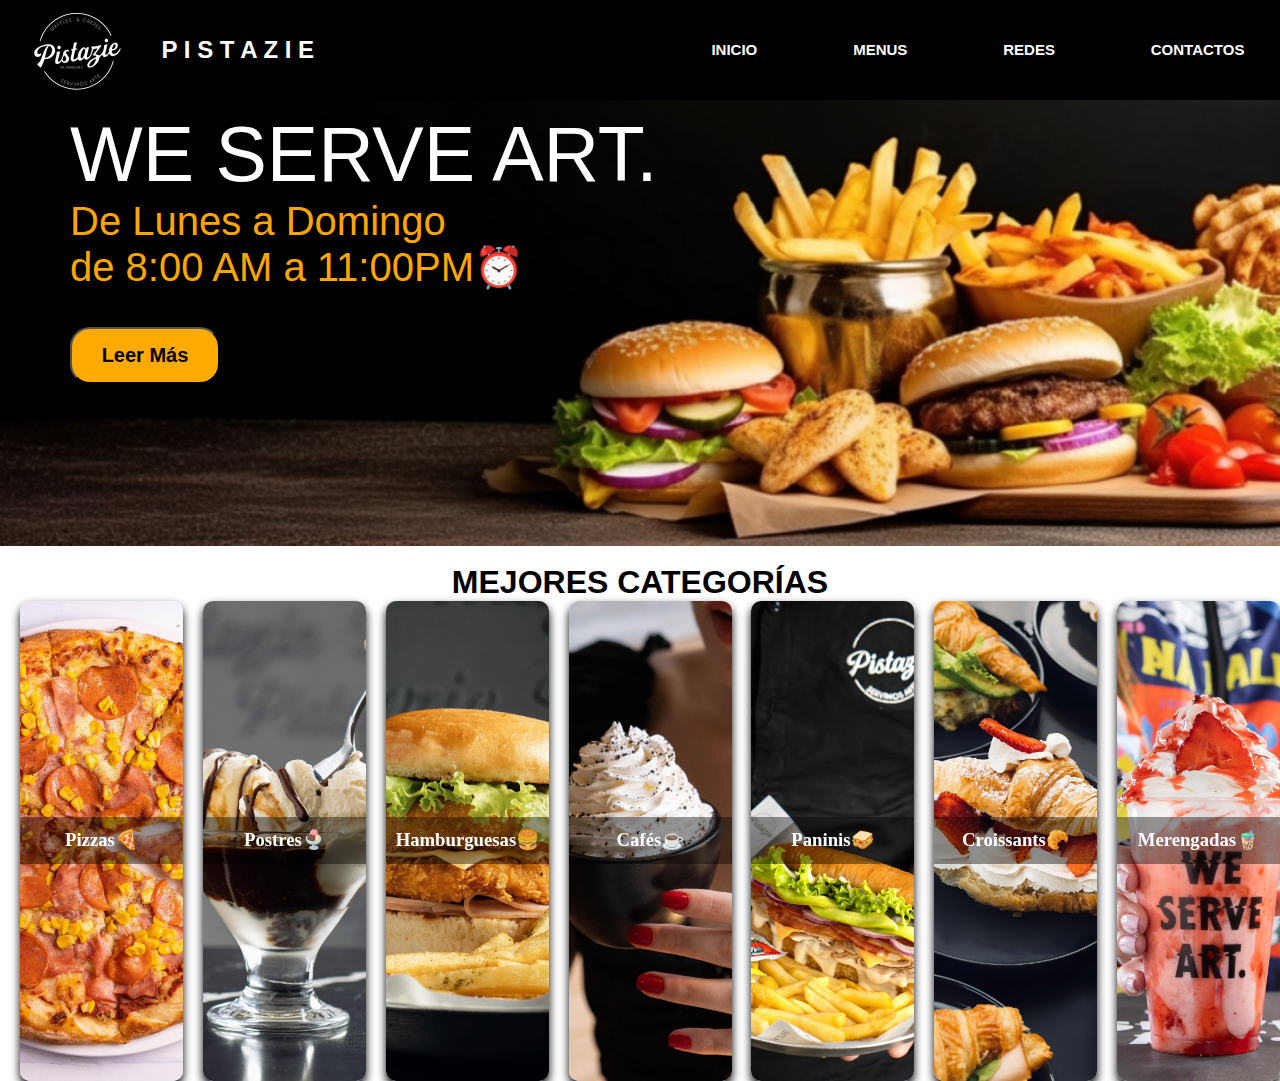
<file: index.html>
<!DOCTYPE html>
<html lang="en">
<head>
    <meta charset="UTF-8">
    <meta name="viewport" content="width=device-width, initial-scale=1.0">
    <link rel="stylesheet" href="styles/estilos.css">
    <link rel="stylesheet" href="https://cdnjs.cloudflare.com/ajax/libs/font-awesome/6.5.2/css/all.min.css" integrity="sha512-SnH5WK+bZxgPHs44uWIX+LLJAJ9/2PkPKZ5QiAj6Ta86w+fsb2TkcmfRyVX3pBnMFcV7oQPJkl9QevSCWr3W6A==" crossorigin="anonymous" referrerpolicy="no-referrer" /> 
    <link rel="icon" href="img/logo.jpeg">
    <title>P I S T A Z I E</title>
</head>

<body>
    <nav>
        <input type="checkbox" id="toggle">
        <div class="logo">
            <img src="img/pistazie-logo2.jpg" alt="" width="100px" >
            P I S T A Z I E 
        </div>

        <ul class="list">
            <li><a href="#">Inicio</a></li>
            <li><a href="#">Menus</a>

                <li><a href="#">Redes</a>
                <ul class="submenu">
                    <li ><a href="https://www.instagram.com/pistazieve/?hl=es" class="ig"><i class="fa-brands fa-instagram"></i> Instagram</a></li>
                    <li><a href="https://www.facebook.com/pistazieve/" class="fb"><i class="fa-brands fa-facebook"></i> Facebook</a></li>
                </ul>
            </li>

            <li><a href="https://linktr.ee/pistazie?lt_utm_source=lt_share_link#352789138">Contactos</a></li>

            <!-- <div class="lupa">
                <i class="fa-solid fa-magnifying-glass"></i>
            </div> -->
        </ul>

        <label for="toggle" class="icon-bars">
            <div class="line"></div>
            <div class="line"></div>
            <div class="line"></div>
        </label>
    </nav>
    
    <div class="contenedor">
        <img src="img/fondo6 (1).png" alt="" width="2000px">
    </div>

    <section class="intro">

        <p>WE SERVE ART.</p>
        
        <div class="horario">
            <p>De Lunes a Domingo 
                <br>de 8:00 AM a 11:00PM⏰</p>
        </div>

        <div>
            <button>Leer Más</button>
        </div>
        
    </section>
    
    <br>
    <div class="menu">
        <h1>Mejores Categorías</h1>
    </div>

    <div class="portadas">
        <div class="face front">
            <img src="img/pizza/pistazieve_1712894039013.jpeg" alt="" width="300px">
            <a href="pizza.html"><h3>Pizzas🍕</h3></a>
            <link rel="stylesheet" href="pizza.html">
        </div>

        <div class="face front">
            <img src="img/postres/pistazieve_1712968332004.jpeg" alt="" width="300px">
            <a href="postres.html"><h3>Postres🍨</h3></a>
        </div>

        <div class="face front">
            <img src="img/hamburguesas/hamburguesa2.jpeg" alt="" width="300px">
                <a href="hamburguesas.html"><h3>Hamburguesas🍔</h3></a>
        </div>

        <div class="face front">
            <img src="img/cafés/pistazieve_1712977270386.jpeg" alt="" width="300px">
                <a href="cafes.html"><h3>Cafés☕</h3></a>
                
        </div>

        <div class="face front">
            <img src="img/panini/pistazieve_1713293721156.jpeg" alt="" width="300px">
                <a href="paninis.html"><h3>Paninis🥪</h3></a>
                
        </div>

        <div class="face front">
            <img src="img/croissants/croissants2.jpeg" alt="" width="300px">
                <a href="croissants.html"><h3>Croissants🥐</h3></a>
                
        </div>

        <div class="face front">
            <img src="img/merengadas/postres4.jpeg" alt="" width="300px">
            <a href="merengadas.html"> <h3>Merengadas🧋</h3></a>
        </div>

    </div>


    <!-- <div class="card">
        <div class="face front">
            <img src="img/pizza/pistazieve_1712894039013.jpeg" alt="" width="300px">
            <h3>Pizzas</h3>
        </div>
        <div class="face back">
            <h3>Pizza Viña</h3>
            <p>🍕Salsa, mozarella, tomate, pesto y queso pecorino ¡una delicia para los pizzeros! 🤤</p>
            <div class="link">
                Precio: 5,99$
            </div>
        </div>
    </div> -->
    


</body>
</html>
</file>
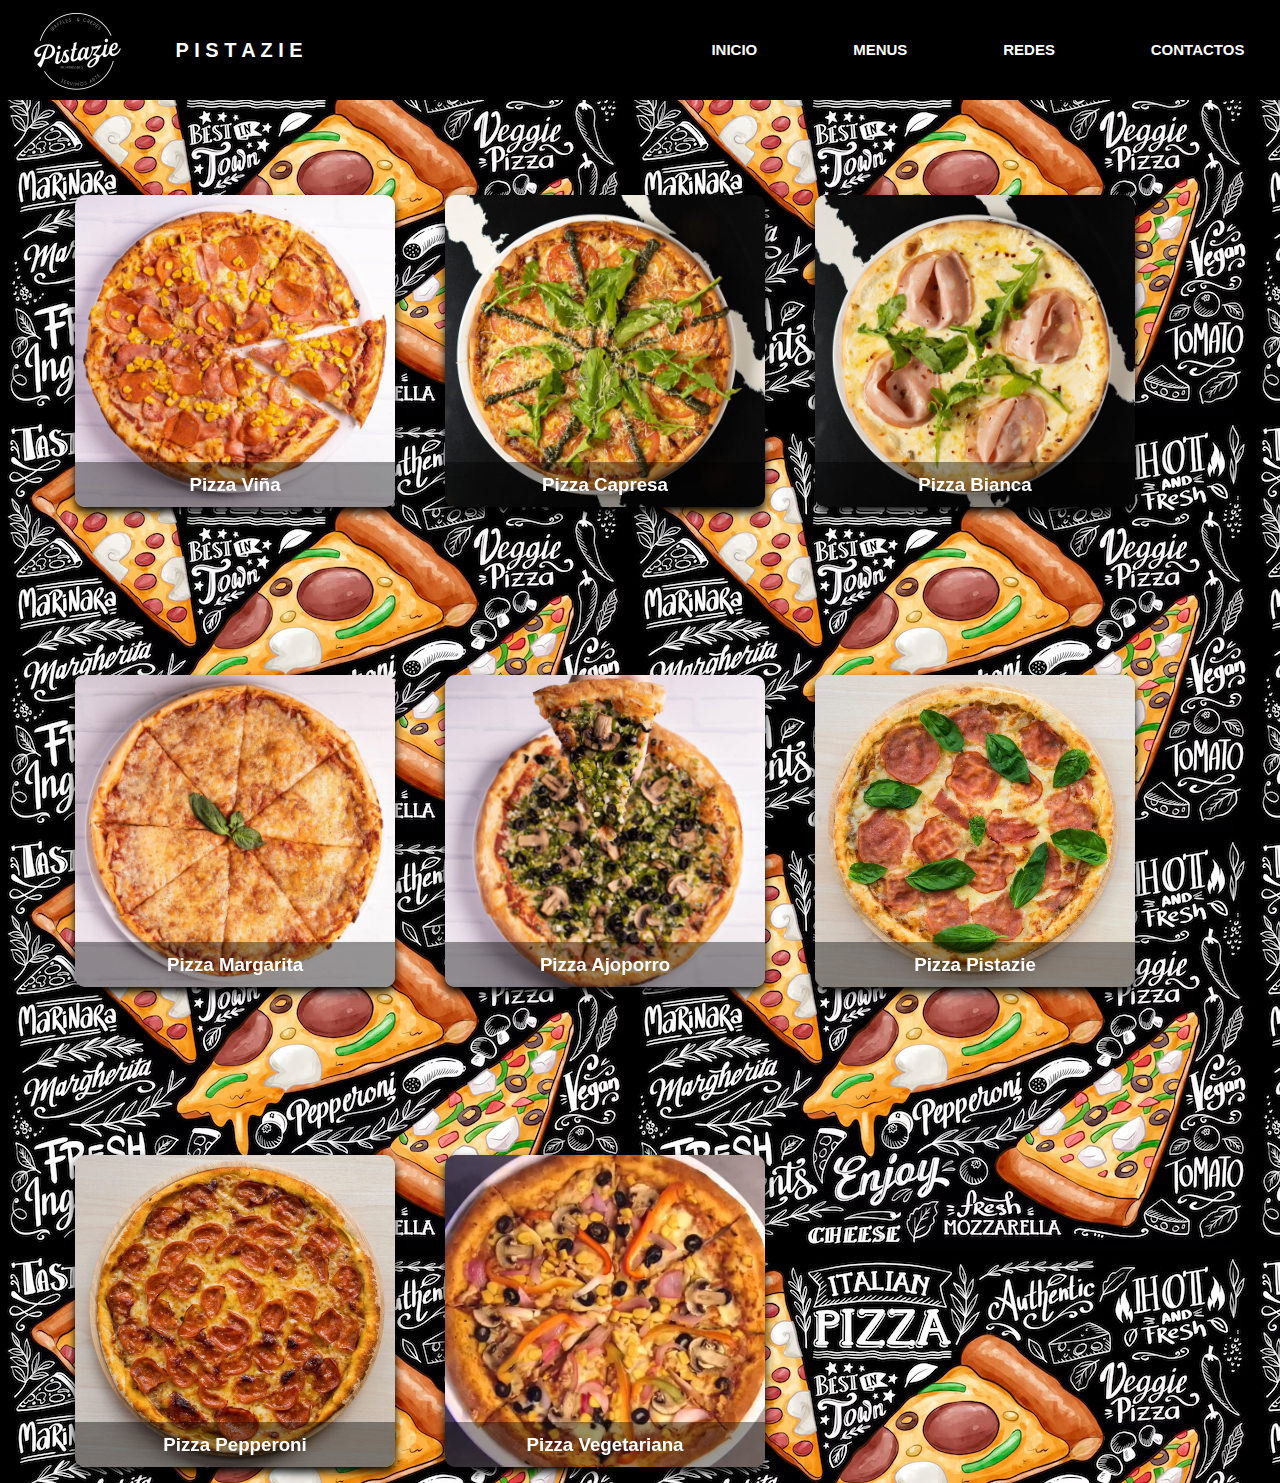
<file: pizza.html>
<!DOCTYPE html>
<html lang="en">
<head>
    <meta charset="UTF-8">
    <meta name="viewport" content="width=device-width, initial-scale=1.0">
    <title>P I S T A Z I E</title>
    <link rel="stylesheet" href="styles/estilos-pizza.css">
    <link rel="stylesheet" href="https://cdnjs.cloudflare.com/ajax/libs/font-awesome/6.5.2/css/all.min.css" integrity="sha512-SnH5WK+bZxgPHs44uWIX+LLJAJ9/2PkPKZ5QiAj6Ta86w+fsb2TkcmfRyVX3pBnMFcV7oQPJkl9QevSCWr3W6A==" crossorigin="anonymous" referrerpolicy="no-referrer" /> 
    <link rel="icon" href="img/logo.jpeg">
</head>
<body>
    <nav>
        <input type="checkbox" id="toggle">
        <div class="logo">
            <img src="img/pistazie-logo2.jpg" alt="" width="100px" >
            P I S T A Z I E 
        </div>

        <ul class="list">
            <li><a href="index.html">Inicio</a></li>
            <li><a href="#">Menus</a>

                <li><a href="#">Redes</a>
                <ul class="submenu">
                    <li ><a href="https://www.instagram.com/pistazieve/?hl=es" class="ig"><i class="fa-brands fa-instagram"></i> Instagram</a></li>
                    <li><a href="https://www.facebook.com/pistazieve/" class="fb"><i class="fa-brands fa-facebook"></i> Facebook</a></li>
                </ul>
            </li>

            <li><a href="https://linktr.ee/pistazie?lt_utm_source=lt_share_link#352789138">Contactos</a></li>

            <!-- <div class="lupa">
                <i class="fa-solid fa-magnifying-glass"></i>
            </div> -->
        </ul>

        <label for="toggle" class="icon-bars">
            <div class="line"></div>
            <div class="line"></div>
            <div class="line"></div>
        </label>
    </nav>
    
    <div class="card">
        <div class="face front">
            <img src="img/pizza/pistazieve_1712894039013.jpeg" alt="" width="300px">
            <h3>Pizza Viña</h3>
        </div>
        <div class="face back">
            <h3>Pizza Viña</h3>
            <p>🍕Salsa, mozarella, tomate, pesto y queso pecorino ¡una delicia para los pizzeros! 🤤</p>
            <div class="link">
                💲Precio: 5,99$💲
            </div>
            
            <button>
                    <span>Comprar Ahora</span>
            </button>
        </div>
    </div>
    

    <div class="card">
        <div class="face front">
            <img src="img/pizza/pizza capresa.jpeg" alt="" width="300px">
            <h3>Pizza Capresa</h3>
        </div>
        <div class="face back">
            <h3>Pizza Capresa</h3>
            <p>🍕Pizza capresa: salsa, mozarella, tomate, pesto, y queso pecorino.</p>
            <div class="link">
                💲Precio: 6,99$💲
            </div>
            
            <button>
                    <span>Comprar Ahora</span>
            </button>
            
        </div>
    </div>

    <div class="card">
        <div class="face front">
            <img src="img/pizza/pizza bianca.jpeg" alt="" width="300px">
            <h3>Pizza Bianca</h3>
        </div>
        <div class="face back">
            <h3>Pizza Bianca</h3>
            <p>🍕Pizza bianca: crema blanca, mozarella, mortadela con pistacho, rugula y un toque de miel con pepperoncino. 🤤</p>
            <div class="link">
                💲Precio: 7,99$💲
            </div>
            
            <button>
                    <span>Comprar Ahora</span>
            </button>
            </div>
        </div>

    <div class="card">
        <div class="face front">
            <img src="img/pizza/pizza margarita.jpeg" alt="" width="300px">
            <h3>Pizza Margarita</h3>
        </div>
        <div class="face back">
            <h3>Pizza Margarita</h3>
            <p>¡Pizza Margarita! Un clásico muy delicioso 😍🍕Lo mejor de la salsa y queso mozzarella, para tu almuerzo de hoy.🤤</p>
            <div class="link">
                💲Precio: 5,20$💲
            </div>
            
            <button>
                    <span>Comprar Ahora</span>
            </button>
        </div>
    </div>

    <div class="card">
        <div class="face front">
            <img src="img/pizza/pizza ajoporro.jpeg" alt="" width="300px">
            <h3>Pizza Ajoporro</h3>
        </div>
        <div class="face back">
            <h3>Pizza Ajoporro</h3>
            <p>¡Nuestra pizza ajoporro tienes que probarla! Disfruta de lo mejor del champiñón, queso ajoporro y aceitunas negras. 😍🍕🙌</p>
            <div class="link">
                💲Precio: 5,99$💲
            </div>
            
            <button>
                    <span>Comprar Ahora</span>
            </button>
        </div>      
        </div>

    <div class="card">
        <div class="face front">
            <img src="img/pizza/pizza pistazie.jpeg" alt="" width="300px">
            <h3>Pizza Pistazie</h3>
        </div>
        <div class="face back">
            <h3>Pizza Pistazie</h3>
            <p>🍕 Salsa tradicional de la casa, Queso Mozarella, Jamón ahumado de PAVO, albahaca 🌿 fresca</p>
            <div class="link">
                💲Precio: 5,99$💲
            </div>
            
            <button>
                    <span>Comprar Ahora</span>
            </button>
            </div>
        </div>
    </div>

    <div class="card">
        <div class="face front">
            <img src="img/pizza/pizza pepperoni.jpeg" alt="" width="300px">
            <h3>Pizza Pepperoni</h3>
        </div>
        <div class="face back">
            <h3>Pizza Pepperoni</h3>
            <p>🍕 Salsa tradicional de la casa, Queso Mozarella y PEPPERONI 🍕 🍕⠀</p>
            <div class="link">
                💲Precio: 5,99$💲
            </div>
            
                <button>
                    <span>Comprar Ahora</span>
                </button>
        </div>
    </div>

    <div class="card">
        <div class= "face front">
            <img src="img/pizza/pizza vegetariana.png" alt="">
            <h3>Pizza Vegetariana</h3>
        </div>
        <div class="face back">
            <h3>Pizza Vegetariana</h3>
            <p>🍕 Mozarella, aceitunas negra, cebolla morada, maìz, pimenton, champiñones 🍕 🍕⠀</p>
            <div class="link">
                💲Precio: 6,50$💲
            </div>
            
                <button>
                    <span>Comprar Ahora</span>
                </button>
        </div>
    </div>

</div> 
</body>
</html>
</file>
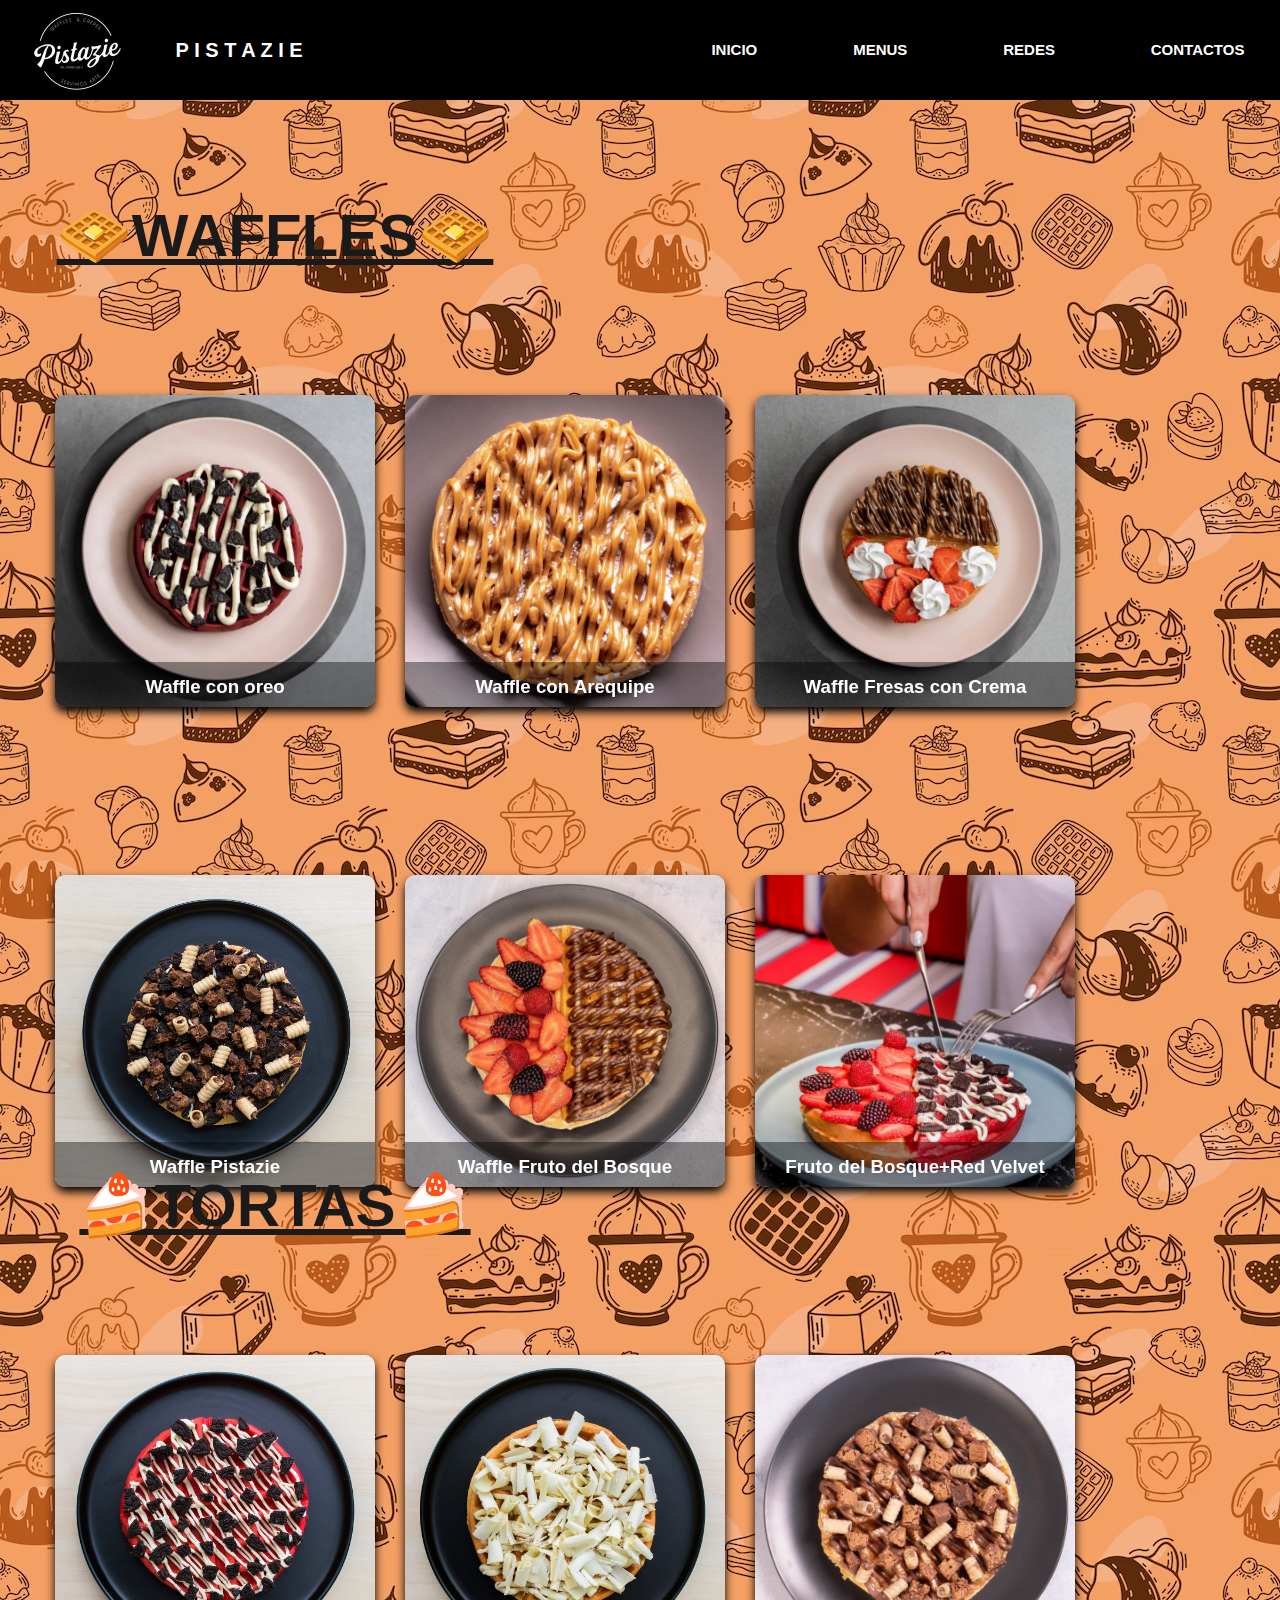
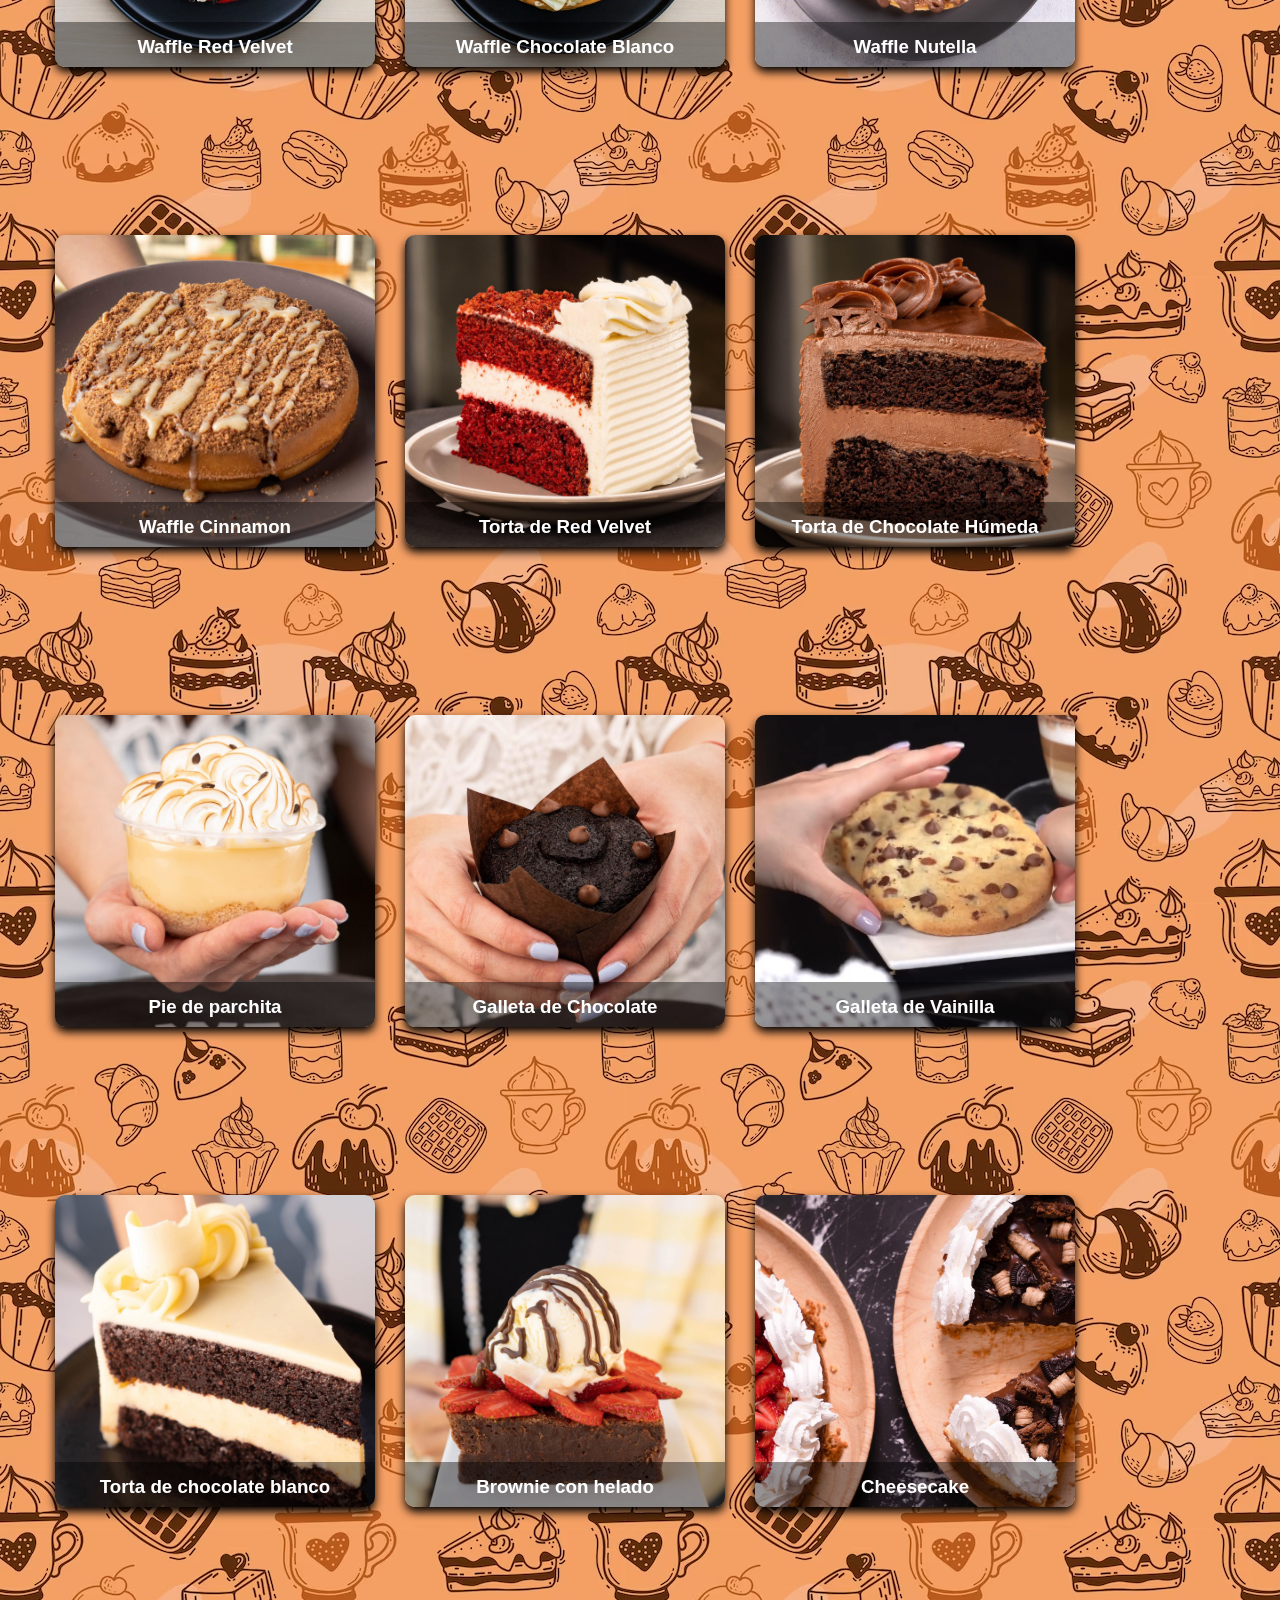
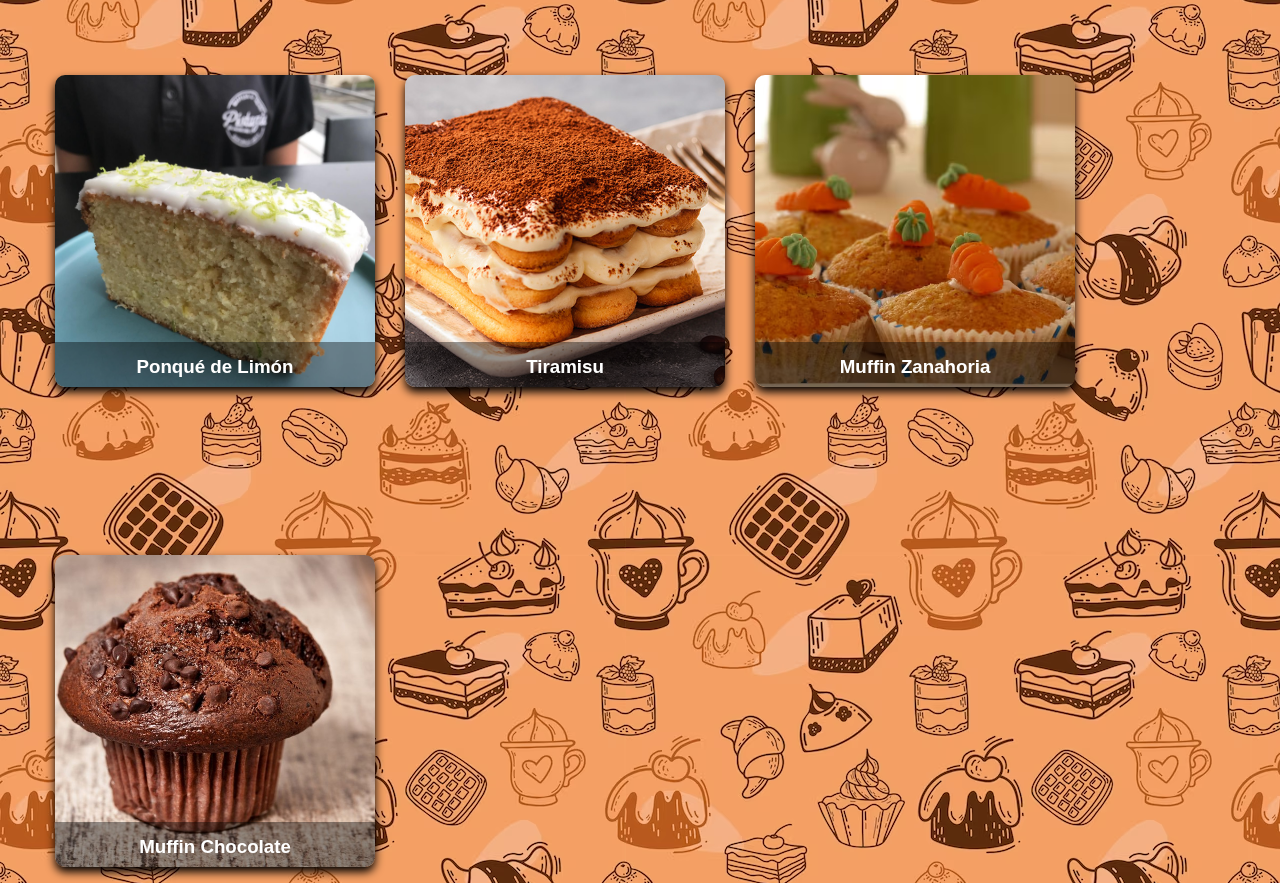
<file: postres.html>
<!DOCTYPE html>
<html lang="en">
<head>
    <meta charset="UTF-8">
    <meta name="viewport" content="width=device-width, initial-scale=1.0">
    <title>P I S T A Z I E</title>
    <link rel="stylesheet" href="styles\estilos-postres.css">
    <link rel="stylesheet" href="https://cdnjs.cloudflare.com/ajax/libs/font-awesome/6.5.2/css/all.min.css" integrity="sha512-SnH5WK+bZxgPHs44uWIX+LLJAJ9/2PkPKZ5QiAj6Ta86w+fsb2TkcmfRyVX3pBnMFcV7oQPJkl9QevSCWr3W6A==" crossorigin="anonymous" referrerpolicy="no-referrer" /> 
    <link rel="icon" href="img/logo.jpeg">
</head>
<body>
    <nav>
        <input type="checkbox" id="toggle">
        <div class="logo">
            <img src="img/pistazie-logo2.jpg" alt="" width="100px" >
            P I S T A Z I E 
        </div>

        <ul class="list">
            <li><a href="index.html">Inicio</a></li>
            <li><a href="#">Menus</a>

                <li><a href="#">Redes</a>
                <ul class="submenu">
                    <li ><a href="https://www.instagram.com/pistazieve/?hl=es" class="ig"><i class="fa-brands fa-instagram"></i> Instagram</a></li>
                    <li><a href="https://www.facebook.com/pistazieve/" class="fb"><i class="fa-brands fa-facebook"></i> Facebook</a></li>
                </ul>
            </li>

            <li><a href="https://linktr.ee/pistazie?lt_utm_source=lt_share_link#352789138">Contactos</a></li>

            <!-- <div class="lupa">
                <i class="fa-solid fa-magnifying-glass"></i>
            </div> -->
        </ul>

        <label for="toggle" class="icon-bars">
            <div class="line"></div>
            <div class="line"></div>
            <div class="line"></div>
        </label>
    </nav>
    
    <div class="titulos">
        <h4>🧇Waffles🧇</h4>
    </div>
    

    <div class="card">
        <div class="face front">
            <img src="img/postres/waffle con oreo.jpeg" alt="" width="300px">
            <h3>Waffle con oreo</h3>
        </div>
        <div class="face back">
            <h3>Waffle con oreo</h3>
            <p>¿Antojito de algo dulce? ¡Waffle con oreo, riquísimo al mejor estilo 😍⠀</p>
            <div class="link">
                💲Precio: 4,60$💲
            </div>
            
                <button>
                    <span>Comprar Ahora</span>
                </button>
        </div>
    </div>

    <div class="card">
        <div class="face front">
            <img src="img/postres/waffle con arequipe.jpeg" alt="" width="300px">
            <h3>Waffle con Arequipe</h3>
        </div>
        <div class="face back">
            <h3>Waffle con Arequipe</h3>
            <p>Hoy es dia de visitar #Pistazie! ¿Qué mejor que un dulce como un Waffle para hoy?🧇😍⠀</p>
            <div class="link">
                💲Precio: 3,99$💲
            </div>
            
                <button>
                    <span>Comprar Ahora</span>
                </button>
        </div>
    </div>

    <div class="card">
        <div class="face front">
            <img src="img/postres/waffles con fresa.jpeg" alt="" width="300px">
            <h3>Waffle Fresas con Crema</h3>
        </div>
        <div class="face back">
            <h3>Waffle Fresas con Crema</h3>
            <p>Esta opción de waffle con topping de fresas con crema + nutella ¡será un deleite para tu paladar! 🤍⠀</p>
            <div class="link">
                💲Precio: 4,90$💲
            </div>
            
                <button>
                    <span>Comprar Ahora</span>
                </button>
        </div>
    </div>
    
    <div class="card">
        <div class="face front">
            <img src="img/postres/waffle pistazie.jpeg" alt="" width="300px">
            <h3>Waffle Pistazie</h3>
        </div>
        <div class="face back">
            <h3>Waffle Pistazie</h3>
            <p>En #Pistazie contamos con más de 10 tipos de waffles, como frutos secos, oreo, brownie, fresas con crema y mucho más, con el topping que prefieras. 🥰⠀</p>
            <div class="link">
                💲Precio: 6,70$💲
            </div>
            
                <button>
                    <span>Comprar Ahora</span>
                </button>
        </div>
    </div>
    
    <div class="card">
        <div class="face front">
            <img src="img/postres/waffle fruto del bosque.jpeg" alt="" width="300px">
            <h3>Waffle Fruto del Bosque</h3>
        </div>
        <div class="face back">
            <h3>Waffle Fruto del Bosque</h3>
            <p>
                Frutos secos, Oreo, Brownie y Fresas con crema y mucho más, con el topping que prefieras. 🥰⠀</p>
            <div class="link">
                💲Precio: 4,99$💲
            </div>
            
                <button>
                    <span>Comprar Ahora</span>
                </button>
        </div>
    </div>
    
    <div class="card">
        <div class="face front">
            <img src="img/postres/waffle mitad fruto del bosque-red velvet.jpeg" alt="" width="300px">
            <h3>Fruto del Bosque+Red Velvet</h3>
        </div>
        <div class="face back">
            <h2>Waffle Fruto del Bosque Y Mitad Red Velvet</h2>
            <p>
                ¿Sabías que todos nuestros Waffles pueden ser mitad de un sabor y la mitad de otro? ¡Así podrás degustar lo mejor de los 2 mundos! 😍 ⠀⠀⠀⠀</p>
            <div class="link">
                💲Precio: 4,99$💲
            </div>
            
                <button>
                    <span>Comprar Ahora</span>
                </button>
        </div>
    </div>
    
    <div class="card">
        <div class="face front">
            <img src="img/postres/waffle red velvet.jpeg" alt="" width="300px">
            <h3>Waffle Red Velvet</h3>
        </div>
        <div class="face back">
            <h2>Waffle Red Velvet</h2>
            <p>
                [ MEZCLA Red Velvet + Crema de Queso crema + Oreos troceadas]</p>
            <div class="link">
                💲Precio: 4,99$💲
            </div>
            
                <button>
                    <span>Comprar Ahora</span>
                </button>
        </div>
    </div>
    
    <div class="card">
        <div class="face front">
            <img src="img/postres/chocolate blanco.jpeg" alt="" width="300px">
            <h3>Waffle Chocolate Blanco</h3>
        </div>
        <div class="face back">
            <h2>Waffle Chocolate Blanco</h2>
            <p>¡ESTO ES DELICIOSO!😍 Un Waffle ÚNICO con un TOPPING de otro planeta, ¿TE ATREVES A PROBAR ALGO DISTINTO?. </p>
            <div class="link">
                💲Precio: 4,99$💲
            </div>
            
                <button>
                    <span>Comprar Ahora</span>
                </button>
        </div>
    </div>

    <div class="card">
        <div class="face front">
            <img src="img/postres/waffle nutella.jpeg" alt="" width="300px">
            <h3>Waffle Nutella</h3>
        </div>
        <div class="face back">
            <h2>Waffle Nutella</h2>
            <p>¡ESTO ES DELICIOSO!😍 Un Waffle ÚNICO con un TOPPING de otro planeta, ¿TE ATREVES A PROBAR ALGO DISTINTO?. </p>
            <div class="link">
                💲Precio: 4,99$💲
            </div>
            
                <button>
                    <span>Comprar Ahora</span>
                </button>
        </div>
    </div>

    <div class="card">
        <div class="face front">
            <img src="img/postres/waffle cinamon.jpeg" alt="" width="300px">
            <h3>Waffle Cinnamon</h3>
        </div>
        <div class="face back">
            <h2>Waffle Nutella</h2>
            <p>¿Sabías qué contamos con más de 10 tipos de waffles? Entre esos Cinnamon, Oreo, Arequipe y muchísimos más.🤩 </p>
            <div class="link">
                💲Precio: 4,20$💲
            </div>
            
                <button>
                    <span>Comprar Ahora</span>
                </button>
        </div>
    </div>
    
    <div class="titulos2">
        <h4>🍰Tortas🍰</h4>
    </div>
    
    <div class="card">
        <div class="face front">
            <img src="img/postres/torta red velvet.jpeg" alt="" width="300px">
            <h3>Torta de Red Velvet</h3>
        </div>
        <div class="face back">
            <h2>Torta de Red Velvet</h2>
            <p>¿Quién se negaría a una #RedVelvet? Deléitate con nuestra #RedVelvet hoy y date ese gusto que mereces.❤️🍰😍 </p>
            <div class="link">
                💲Precio: 3,99$💲
            </div>
            
                <button>
                    <span>Comprar Ahora</span>
                </button>
        </div>
    </div>

    <div class="card">
        <div class="face front">
            <img src="img/postres/torta de chocolate humeda.jpeg" alt="" width="300px">
            <h3>Torta de Chocolate Húmeda</h3>
        </div>
        <div class="face back">
            <h2>Torta de Chocolate Húmeda</h2>
            <p>Para los #ChocoLovers tenemos este delicioso postre que recoge lo mejor del Chocolate en una torta ¡atrévete a probarla! por porción o torta completa🤩🍫🙌</p>
            <div class="link">
                💲Precio: 3,99$💲
            </div>
            
                <button>
                    <span>Comprar Ahora</span>
                </button>
        </div>
    </div>

    <div class="card">
        <div class="face front">
            <img src="img/postres/pie de parchita.jpeg" alt="" width="300px">
            <h3>Pie de parchita</h3>
        </div>
        <div class="face back">
            <h2>Pie de parchita</h2>
            <p>Pie de parchita ¡un postre ideal para alegrar tu tarde! 😻 </p>
            <div class="link">
                💲Precio: 3,99$💲
            </div>
            
                <button>
                    <span>Comprar Ahora</span>
                </button>
        </div>
    </div>

    <div class="card">
        <div class="face front">
            <img src="img/postres/galleta de chocolate.jpeg" alt="" width="300px">
            <h3>Galleta de Chocolate</h3>
        </div>
        <div class="face back">
            <h2>Galleta de Chocolate</h2>
            <p>¿Algo dulce para empezar la semana? ¡Chocolate y más chocolate! 😍 </p>
            <div class="link">
                💲Precio: 1,60$💲
            </div>
            
                <button>
                    <span>Comprar Ahora</span>
                </button>
        </div>
    </div>

    <div class="card">
        <div class="face front">
            <img src="img/postres/galleta de vainilla.png" alt="" width="300px">
            <h3>Galleta de Vainilla</h3>
        </div>
        <div class="face back">
            <h2>Galleta de Vainilla</h2>
            <p>¿Ya lo probaste? 😍😍 ¡¡Lo mejor de todo: UN SÚPER BUEN PRECIO!!.</p>
            <div class="link">
                💲Precio: 1,60$💲
            </div>
            
                <button>
                    <span>Comprar Ahora</span>
                </button>
        </div>
    </div>

    <div class="card">
        <div class="face front">
            <img src="img/postres/torta chocolate blanco.jpeg" alt="" width="300px">
            <h3>Torta de chocolate blanco</h3>
        </div>
        <div class="face back">
            <h2>Torta de chocolate blanco</h2>
            <p>Recoge lo mejor del chocolate en cada bocado ¡una de las favoritas de nuestros #PistazieLovers!🤩 </p>
            <div class="link">
                💲Precio: 3,99$💲
            </div>
            
                <button>
                    <span>Comprar Ahora</span>
                </button>
        </div>
    </div>

    <div class="card">
        <div class="face front">
            <img src="img/postres/brownie con helado.jpeg" alt="" width="300px">
            <h3>Brownie con helado</h3>
        </div>
        <div class="face back">
            <h2>Brownie con helado</h2>
            <p>Nuestro Brownie suave y calientito se complementa perfectamente con el helado bien frío, fresas y topping de #Nutella 😍🍫 </p>
            <div class="link">
                💲Precio: 4,75$💲
            </div>
            
                <button>
                    <span>Comprar Ahora</span>
                </button>
        </div>
    </div>

    <div class="card">
        <div class="face front">
            <img src="img/postres/cheesecake.jpeg" alt="" width="300px">
            <h3>Cheesecake</h3>
        </div>
        <div class="face back">
            <h2>Cheesecake</h2>
            <p>⠀¡AMAMOS EL CHEESECAKE! y ¿A ti te gusta? 🤩 </p>
            <div class="link">
                💲Precio: 3,90$💲
            </div>
            
                <button>
                    <span>Comprar Ahora</span>
                </button>
        </div>
    </div>

    <div class="card">
        <div class="face front">
            <img src="img/postres/ponque de limon.jpeg" alt="" width="300px">
            <h3>Ponqué de Limón</h3>
        </div>
        <div class="face back">
            <h2>Ponqué de Limón</h2>
            <p>¿Ya lo probaste? 😍😍 ¡¡Lo mejor de todo: UN SÚPER BUEN PRECIO!!.</p>
            <div class="link">
                💲Precio: 2,30$💲
            </div>
            
                <button>
                    <span>Comprar Ahora</span>
                </button>
        </div>
    </div>

    <div class="card">
        <div class="face front">
            <img src="img/postres/tiramisu.jpg" alt="" width="300px">
            <h3>Tiramisu</h3>
        </div>
        <div class="face back">
            <h2>Tiramisu</h2>
            <p>¿Ya lo probaste? 😍😍 ¡¡Lo mejor de todo: UN SÚPER BUEN PRECIO!!.</p>
            <div class="link">
                💲Precio: 4,00$💲
            </div>
            
                <button>
                    <span>Comprar Ahora</span>
                </button>
        </div>
    </div>

    <div class="card">
        <div class="face front">
            <img src="img/postres/muffin zanahoria.avif" alt="" width="300px">
            <h3>Muffin Zanahoria</h3>
        </div>
        <div class="face back">
            <h2>Muffin Zanahoria</h2>
            <p>¿Ya lo probaste? 😍😍 ¡¡Lo mejor de todo: UN SÚPER BUEN PRECIO!!.</p>
            <div class="link">
                💲Precio: 2,99$💲
            </div>
            
                <button>
                    <span>Comprar Ahora</span>
                </button>
        </div>
    </div>

    <div class="card">
        <div class="face front">
            <img src="img/postres/muffin chocolate.jpg" alt="" width="300px">
            <h3>Muffin Chocolate</h3>
        </div>
        <div class="face back">
            <h2>Muffin Chocolate</h2>
            <p>¿Ya lo probaste? 😍😍 ¡¡Lo mejor de todo: UN SÚPER BUEN PRECIO!!.</p>
            <div class="link">
                💲Precio: 2,80$💲
            </div>
            
                <button>
                    <span>Comprar Ahora</span>
                </button>
        </div>
    </div>

    

</body>
</html>
</file>
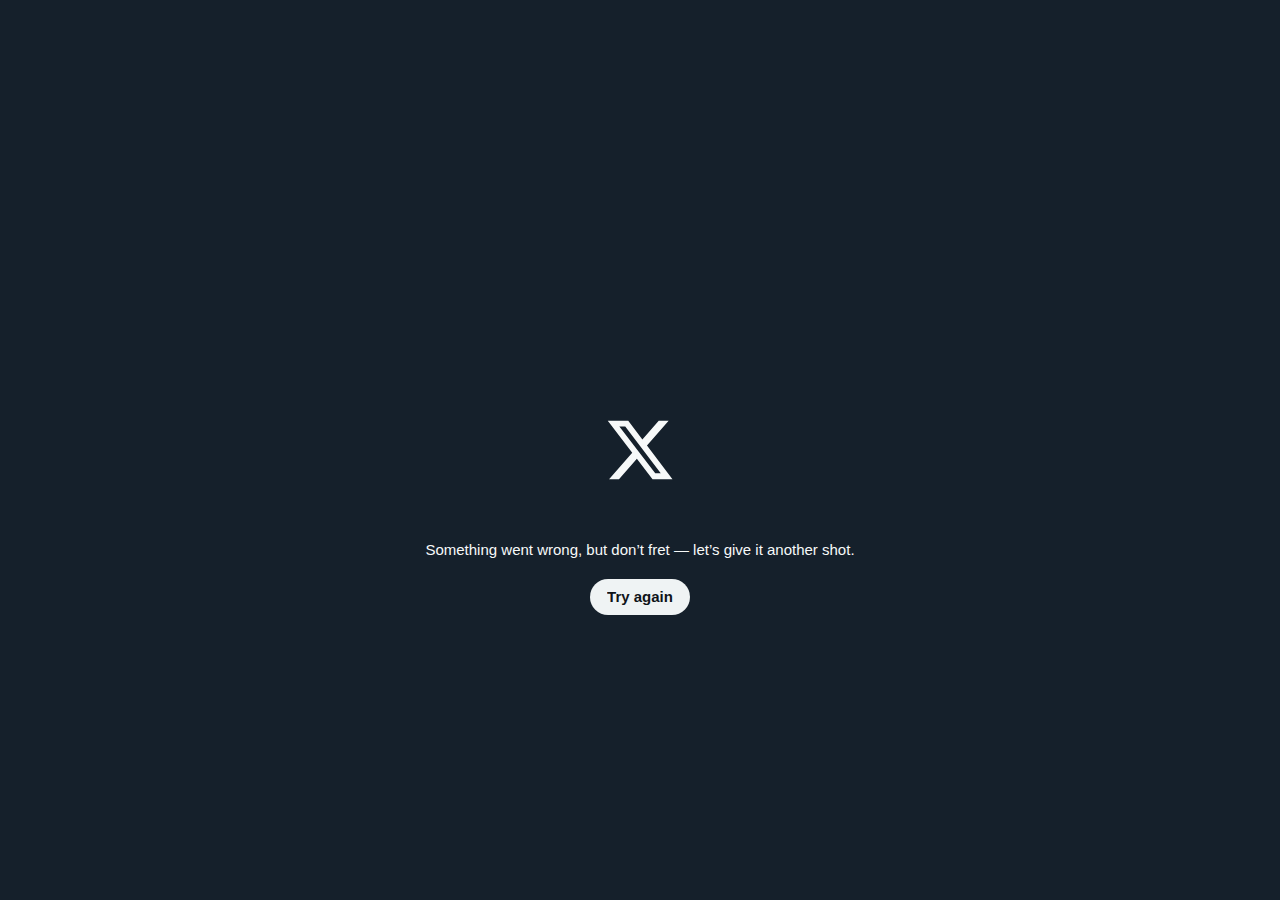
<file: img/cafés/1.htm>
<!DOCTYPE html><html dir="ltr" lang="es"><head><meta charset="utf-8" /><meta name="viewport" content="width=device-width,initial-scale=1,maximum-scale=1,user-scalable=0,viewport-fit=cover" /><link rel="preconnect" href="//abs.twimg.com" /><link rel="dns-prefetch" href="//abs.twimg.com" /><link rel="preconnect" href="//api.twitter.com" /><link rel="dns-prefetch" href="//api.twitter.com" /><link rel="preconnect" href="//api.x.com" /><link rel="dns-prefetch" href="//api.x.com" /><link rel="preconnect" href="//pbs.twimg.com" /><link rel="dns-prefetch" href="//pbs.twimg.com" /><link rel="preconnect" href="//t.co" /><link rel="dns-prefetch" href="//t.co" /><link rel="preconnect" href="//video.twimg.com" /><link rel="dns-prefetch" href="//video.twimg.com" /><link nonce="YmE3ZmViOGEtODI3Ny00OTUzLWEyMWYtNDBmZDU1OWM1MDJm" rel="preload" as="script" crossorigin="anonymous" href="https://abs.twimg.com/responsive-web/client-web/vendor.2a9d2c6a.js" /><link nonce="YmE3ZmViOGEtODI3Ny00OTUzLWEyMWYtNDBmZDU1OWM1MDJm" rel="preload" as="script" crossorigin="anonymous" href="https://abs.twimg.com/responsive-web/client-web/i18n/es.102b539a.js" /><link nonce="YmE3ZmViOGEtODI3Ny00OTUzLWEyMWYtNDBmZDU1OWM1MDJm" rel="preload" as="script" crossorigin="anonymous" href="https://abs.twimg.com/responsive-web/client-web/main.9382a8da.js" /><meta http-equiv="onion-location" content="https://twitter3e4tixl4xyajtrzo62zg5vztmjuricljdp2c5kshju4avyoid.onion/" /><meta property="fb:app_id" content="2231777543" /><meta content="X (formerly Twitter)" property="og:site_name" /><meta name="google-site-verification" content="600dQ0pZYsH2xOFt4hYmf5f5NpjCbWE_qk5Y04dErYM" /><meta name="facebook-domain-verification" content="x6sdcc8b5ju3bh8nbm59eswogvg6t1" /><meta name="mobile-web-app-capable" content="yes" /><meta name="apple-mobile-web-app-title" content="Twitter" /><meta name="apple-mobile-web-app-status-bar-style" content="white" /><link rel="search" type="application/opensearchdescription+xml" href="/opensearch.xml" title="Twitter"><link rel="apple-touch-icon" sizes="192x192" href="https://abs.twimg.com/responsive-web/client-web/icon-ios.77d25eba.png" /><meta name="twitter-site-verification" content="jvfGC1YZCvdkIx6HseX1cb2n3XYo+23eLgN//ic7FcT2LFjEDCs103iKgW9FUPrX" /><link rel="manifest" href="/manifest.json" crossOrigin="use-credentials" /><link rel="search" type="application/opensearchdescription+xml" href="/opensearch.xml" title="Twitter"><link rel="mask-icon" sizes="any" href="https://abs.twimg.com/responsive-web/client-web/icon-svg.ea5ff4aa.svg" color="#1D9BF0"><link rel="shortcut icon" href="//abs.twimg.com/favicons/twitter.3.ico"><meta name="theme-color" media="(prefers-color-scheme: light)" content="#FFFFFF" /><meta name="theme-color" media="(prefers-color-scheme: dark)" content="#000000" /><meta http-equiv="origin-trial" content="AlpCmb40F5ZjDi9ZYe+wnr/[base64]" /><script nonce="YmE3ZmViOGEtODI3Ny00OTUzLWEyMWYtNDBmZDU1OWM1MDJm">
window.__runPxScript = function() {
  delete window.__runPxScript;
  !function(e,t,n,s,u,a){e.twq||(s=e.twq=function(){s.exe?s.exe.apply(s,arguments):s.queue.push(arguments);
  },s.version='1.1',s.queue=[],u=t.createElement(n),u.async=!0,u.src='https://static.ads-twitter.com/uwt.js',
  a=t.getElementsByTagName(n)[0],a.parentNode.insertBefore(u,a))}(window,document,'script');
  twq('config','ogf5s');twq('config','o8zly');
}
</script><style>
#ScriptLoadFailure button > [role=button]:hover { background-color: rgb(39, 44, 48) !important; }
@media (prefers-color-scheme: dark) {
  #placeholder { background-color: #000000 }
  #ScriptLoadFailure span, #placeholder svg { color: #FFFFFF !important; }
  #ScriptLoadFailure button > [role=button] { background-color: rgb(239, 243, 244) !important; }
  #ScriptLoadFailure button > [role=button]:hover { background-color: rgb(215, 219, 220) !important; }
  #ScriptLoadFailure button span { color: #000000 !important; }
}</style><style>html,body{height: 100%;}::cue{white-space:normal}</style><style id="react-native-stylesheet">[stylesheet-group="0"]{}
body{margin:0;}
button::-moz-focus-inner,input::-moz-focus-inner{border:0;padding:0;}
html{-ms-text-size-adjust:100%;-webkit-text-size-adjust:100%;-webkit-tap-highlight-color:rgba(0,0,0,0);}
input::-webkit-search-cancel-button,input::-webkit-search-decoration,input::-webkit-search-results-button,input::-webkit-search-results-decoration{display:none;}
[stylesheet-group="1"]{}
.css-175oi2r{align-items:stretch;background-color:rgba(0,0,0,0.00);border:0 solid black;box-sizing:border-box;display:flex;flex-basis:auto;flex-direction:column;flex-shrink:0;list-style:none;margin:0px;min-height:0px;min-width:0px;padding:0px;position:relative;text-decoration:none;z-index:0;}
.css-1qaijid{background-color:rgba(0,0,0,0.00);border:0 solid black;box-sizing:border-box;color:inherit;display:inline;font:inherit;list-style:none;margin:0px;padding:0px;text-align:inherit;text-decoration:none;white-space:inherit;word-wrap:break-word;}
.css-1rynq56{background-color:rgba(0,0,0,0.00);border:0 solid black;box-sizing:border-box;color:rgba(0,0,0,1.00);display:inline;font:14px -apple-system,BlinkMacSystemFont,"Segoe UI",Roboto,Helvetica,Arial,sans-serif;list-style:none;margin:0px;padding:0px;text-align:inherit;text-decoration:none;white-space:pre-wrap;word-wrap:break-word;}
.css-9pa8cd{bottom:0px;height:100%;left:0px;opacity:0;position:absolute;right:0px;top:0px;width:100%;z-index:-1;}
[stylesheet-group="2"]{}
.r-13awgt0{flex:1;}
.r-1adg3ll{display:block;}
.r-1jkafct{border-bottom-left-radius:2px;border-bottom-right-radius:2px;border-top-left-radius:2px;border-top-right-radius:2px;}
.r-1phboty{border-bottom-style:solid;border-left-style:solid;border-right-style:solid;border-top-style:solid;}
.r-1udh08x{overflow-x:hidden;overflow-y:hidden;}
.r-4iw3lz{border-bottom-width:0;border-left-width:0;border-right-width:0;border-top-width:0;}
.r-4qtqp9{display:inline-block;}
.r-6koalj{display:flex;}
.r-bztko3{overflow-x:visible;overflow-y:visible;}
.r-crgep1{margin:0px;}
.r-hvic4v{display:none;}
.r-krxsd3{display:-webkit-box;}
.r-rs99b7{border-bottom-width:1px;border-left-width:1px;border-right-width:1px;border-top-width:1px;}
.r-sdzlij{border-bottom-left-radius:9999px;border-bottom-right-radius:9999px;border-top-left-radius:9999px;border-top-right-radius:9999px;}
.r-t60dpp{padding:0px;}
.r-wwvuq4{padding:0;}
.r-xoduu5{display:inline-flex;}
.r-ywje51{margin:auto;}
[stylesheet-group="2.1"]{}
.r-10x3wzx{padding-bottom:40px;padding-top:40px;}
.r-1dye5f7{padding-left:32px;padding-right:32px;}
.r-1e081e0{padding-left:12px;padding-right:12px;}
.r-1fneopy{padding-left:1em;padding-right:1em;}
.r-1guathk{padding-left:24px;padding-right:24px;}
.r-1jgb5lz{margin-left:auto;margin-right:auto;}
.r-1vvnge1{padding-bottom:2px;padding-top:2px;}
.r-ppnd1t{margin-bottom:1px;margin-top:1px;}
.r-s1qlax{padding-left:4px;padding-right:4px;}
.r-tvv088{padding-bottom:20px;padding-top:20px;}
.r-ymttw5{padding-left:16px;padding-right:16px;}
[stylesheet-group="2.2"]{}
.r-105ug2t{pointer-events:auto!important;}
.r-109y4c4{height:1px;}
.r-10akycc{vertical-align:-20%;}
.r-10ptun7{height:16px;}
.r-117bsoe{margin-bottom:20px;}
.r-11j9u27{visibility:hidden;}
.r-12181gd{box-shadow:0 0 2px rgba(0,0,0,0.03) inset;}
.r-127358a{animation-name:r-9p3sdl;}
.r-12sks89{min-height:22px;}
.r-12vffkv>*{pointer-events:auto;}
.r-12vffkv{pointer-events:none!important;}
.r-12ym1je{width:18px;}
.r-135wba7{line-height:24px;}
.r-13hce6t{margin-left:4px;}
.r-13qz1uu{width:100%;}
.r-13wfysu{-webkit-text-decoration-line:none;text-decoration-line:none;}
.r-146iojx{max-width:300px;}
.r-1472mwg{height:24px;}
.r-14j79pv{color:rgba(83,100,113,1.00);}
.r-14lw9ot{background-color:rgba(255,255,255,1.00);}
.r-15ysp7h{min-height:32px;}
.r-16dba41{font-weight:400;}
.r-16y2uox{flex-grow:1;}
.r-1777fci{justify-content:center;}
.r-17bb2tj{animation-duration:0.75s;}
.r-17leim2{background-repeat:repeat;}
.r-17s6mgv{justify-content:flex-end;}
.r-18jsvk2{color:rgba(15,20,25,1.00);}
.r-18tzken{width:56px;}
.r-18u37iz{flex-direction:row;}
.r-18yzcnr{height:22px;}
.r-19wmn03{width:20px;}
.r-19yznuf{min-height:52px;}
.r-1abnn5w{animation-play-state:paused;}
.r-1acpoxo{width:36px;}
.r-1ad0z5i{word-break:break-all;}
.r-1awozwy{align-items:center;}
.r-1b43r93{font-size:14px;}
.r-1blnp2b{width:72px;}
.r-1blvdjr{font-size:23px;}
.r-1c5lwsr{transform:scale(1.1);}
.r-1c7ggc8{right:-2px;}
.r-1ceczpf{min-height:24px;}
.r-1cwl3u0{line-height:16px;}
.r-1d2f490{left:0px;}
.r-1d4mawv{margin-right:4px;}
.r-1ddef8g{-webkit-text-decoration-line:underline;text-decoration-line:underline;}
.r-1ebb2ja{list-style:none;}
.r-1ff274t{text-align:right;}
.r-1gkfh8e{font-size:11px;}
.r-1grddc7{margin-left:0.5em;}
.r-1h0z5md{justify-content:flex-start;}
.r-1hjwoze{height:18px;}
.r-1iln25a{word-wrap:normal;}
.r-1inkyih{font-size:17px;}
.r-1ipicw7{width:300px;}
.r-1iusvr4{flex-basis:0px;}
.r-1janqcz{width:16px;}
.r-1jaylin{width:-webkit-max-content;width:-moz-max-content;width:max-content;}
.r-1jkjb{margin-left:8px;}
.r-1k78y06{font-family:Tahoma, Arial, sans-serif;}
.r-1kb76zh{margin-right:8px;}
.r-1kihuf0{align-self:center;}
.r-1ldzwu0{animation-timing-function:linear;}
.r-1loqt21{cursor:pointer;}
.r-1m3jxhj{background-color:rgba(15,20,25,1.00);}
.r-1mlwlqe{flex-basis:auto;}
.r-1mrlafo{background-position:0;}
.r-1muvv40{animation-iteration-count:infinite;}
.r-1mwlp6a{height:56px;}
.r-1nao33i{color:rgba(231,233,234,1.00);}
.r-1niwhzg{background-color:rgba(0,0,0,0.00);}
.r-1ny4l3l{outline-style:none;}
.r-1oszu61{align-items:stretch;}
.r-1otgn73{touch-action:manipulation;}
.r-1p0dtai{bottom:0px;}
.r-1peqgm7{background-color:rgba(29,155,240,0.10);}
.r-1pi2tsx{height:100%;}
.r-1plcrui{vertical-align:text-bottom;}
.r-1ps3wis{min-width:44px;}
.r-1qd0xha{font-family:-apple-system,BlinkMacSystemFont,"Segoe UI",Roboto,Helvetica,Arial,sans-serif;}
.r-1qi8awa{min-width:36px;}
.r-1r5jyh0{min-height:130px;}
.r-1r8g8re{height:36px;}
.r-1s2hp8q{min-height:26px;}
.r-1sncvnh{transform:translateZ(0px);}
.r-1sp7lne{margin-right:0.5em;}
.r-1sw30gj{background-color:rgba(239,243,244,1.00);}
.r-1sxrcry{background-size:auto;}
.r-1teesnx{box-shadow:0 0 0 2px rgba(142,205,248,1);}
.r-1tl8opc{font-family:"Segoe UI",Meiryo,system-ui,-apple-system,BlinkMacSystemFont,sans-serif;}
.r-1to6hqq{background-color:rgba(255,212,0,1.00);}
.r-1udbk01{text-overflow:ellipsis;}
.r-1v2oles{top:50%;}
.r-1vmecro{direction:rtl;}
.r-1vr29t4{font-weight:800;}
.r-1vyi4xj{box-shadow:0 0 0 2px rgba(247,249,250,1);}
.r-1wb8bfx{text-decoration-thickness:2px;}
.r-1wbh5a2{flex-shrink:1;}
.r-1wyvozj{left:50%;}
.r-1wyyakw{z-index:-1;}
.r-1xcajam{position:fixed;}
.r-1xk2f4g{clip:rect(1px, 1px, 1px, 1px);}
.r-1xnzce8{-moz-user-select:text;-webkit-user-select:text;user-select:text;}
.r-1xvli5t{height:1.25em;}
.r-1y1vs8x{right:50%;}
.r-1y7e96w{min-width:22px;}
.r-1ye8kvj{max-width:600px;}
.r-1yjpyg1{font-size:31px;}
.r-1ykxob0{top:60%;}
.r-2o02ov{margin-top:40px;}
.r-2tavb8{background-color:rgba(0,0,0,0.60);}
.r-2yi16{min-height:36px;}
.r-36ujnk{font-style:italic;}
.r-37tt59{line-height:32px;}
.r-3s2u2q{white-space:nowrap;}
.r-417010{z-index:0;}
.r-4gszlv{background-size:cover;}
.r-4wgw6l{min-width:32px;}
.r-54znze{color:rgba(239,243,244,1.00);}
.r-56xrmm{line-height:12px;}
.r-633pao{pointer-events:none!important;}
.r-6416eg{-moz-transition-property:background-color, box-shadow;-webkit-transition-property:background-color, box-shadow;transition-property:background-color, box-shadow;}
.r-64el8z{min-width:52px;}
.r-6wtuen{background-color:rgba(191,194,195,1.00);}
.r-7q8q6z{cursor:default;}
.r-8akbws{-webkit-box-orient:vertical;}
.r-8jfcpp{top:-2px;}
.r-9235bf{box-shadow:0 0 0 2px rgba(135,138,140,1);}
.r-92ng3h{width:1px;}
.r-9cviqr{margin-left:2px;}
.r-a023e6{font-size:15px;}
.r-a5pmau{margin-right:2px;}
.r-adyw6z{font-size:20px;}
.r-ah5dr5>*{pointer-events:none;}
.r-ah5dr5{pointer-events:auto!important;}
.r-aqfbo4{backface-visibility:hidden;}
.r-b88u0q{font-weight:700;}
.r-bcqeeo{min-width:0px;}
.r-bnwqim{position:relative;}
.r-bt1l66{min-height:20px;}
.r-bvlit7{margin-bottom:-12px;}
.r-deolkf{box-sizing:border-box;}
.r-desppf{transform:translateX(-50%) translateY(-50%);}
.r-dflpy8{height:1.2em;}
.r-dnmrzs{max-width:100%;}
.r-ehq7j7{background-size:contain;}
.r-eqz5dr{flex-direction:column;}
.r-ero68b{min-height:40px;}
.r-fdjqy7{text-align:left;}
.r-fm7h5w{font-family:"TwitterChirpExtendedHeavy","Verdana",-apple-system,BlinkMacSystemFont,"Segoe UI",Roboto,Helvetica,Arial,sans-serif;}
.r-ggadg3{left:-2px;}
.r-h2q2x{transform:scaleX(-1);}
.r-h9hxbl{width:1.2em;}
.r-hoaypa{background-color:rgba(63,67,71,1.00);}
.r-icoktb{opacity:0.5;}
.r-ifefl9{min-height:0px;}
.r-ipm5af{top:0px;}
.r-jc7xae{background-color:rgba(215,219,220,1.00);}
.r-kemksi{background-color:rgba(0,0,0,1.00);}
.r-ll0aj{text-overflow:unset;}
.r-lp5zef{min-width:24px;}
.r-lrsllp{width:24px;}
.r-lrvibr{-moz-user-select:none;-webkit-user-select:none;user-select:none;}
.r-majxgm{font-weight:500;}
.r-n6v787{font-size:13px;}
.r-nwxazl{line-height:40px;}
.r-o7ynqc{transition-duration:0.2s;}
.r-oelmt8{background-color:rgba(39,44,48,1.00);}
.r-peo1c{min-height:44px;}
.r-poiln3{font-family:inherit;}
.r-q4m81j{text-align:center;}
.r-qlhcfr{font-size:0.001px;}
.r-qvk6io{line-height:0px;}
.r-qvutc0{word-wrap:break-word;}
.r-r18ze4{background-color:rgba(29,155,240,0.20);}
.r-rjixqe{line-height:20px;}
.r-rki7wi{bottom:12px;}
.r-sb58tz{max-width:1000px;}
.r-sjv1od{margin-left:0.075em;}
.r-sysjkx{transform:translateX(50%) translateY(-50%);}
.r-tjvw6i{text-decoration-thickness:1px;}
.r-u6sd8q{background-repeat:no-repeat;}
.r-u8s1d{position:absolute;}
.r-ueyrd6{line-height:36px;}
.r-uho16t{font-size:34px;}
.r-vkv6oe{min-width:40px;}
.r-vlxjld{color:rgba(247,249,249,1.00);}
.r-vqxq0j{border:0 solid black;}
.r-vrz42v{line-height:28px;}
.r-vvn4in{background-position:center;}
.r-wy61xf{height:72px;}
.r-x3cy2q{background-size:100% 100%;}
.r-x572qd{background-color:rgba(247,249,249,1.00);}
.r-xigjrr{-webkit-filter:blur(4px);filter:blur(4px);}
.r-yc9v9c{width:22px;}
.r-yfoy6g{background-color:rgba(21,32,43,1.00);}
.r-yy2aun{font-size:26px;}
.r-yyyyoo{fill:currentcolor;}
.r-z7pwl0{max-width:700px;}
.r-z80fyv{height:20px;}
.r-zchlnj{right:0px;}
.r-zw8f10{margin-right:0.075em;}
@-webkit-keyframes r-9p3sdl{0%{transform:rotate(0deg);}100%{transform:rotate(360deg);}}
@keyframes r-9p3sdl{0%{transform:rotate(0deg);}100%{transform:rotate(360deg);}}
.r-1j640{position:absolute;visibility:hidden;top:0;width:50px;pointer-events:none}
.r-1j640.loaded{visibility:visible;top:50vh;width:50px}</style></head><body style="background-color: #FFFFFF;"><noscript><style>
    body {
      -ms-overflow-style: scrollbar;
      overflow-y: scroll;
      overscroll-behavior-y: none;
    }

    .errorContainer {
      background-color: #FFF;
      color: #0F1419;
      max-width: 600px;
      margin: 0 auto;
      padding: 10%;
      font-family: Helvetica, sans-serif;
      font-size: 16px;
    }

    .errorButton {
      margin: 3em 0;
    }

    .errorButton a {
      background: #1DA1F2;
      border-radius: 2.5em;
      color: white;
      padding: 1em 2em;
      text-decoration: none;
    }

    .errorButton a:hover,
    .errorButton a:focus {
      background: rgb(26, 145, 218);
    }

    .errorFooter {
      color: #657786;
      font-size: 80%;
      line-height: 1.5;
      padding: 1em 0;
    }

    .errorFooter a,
    .errorFooter a:visited {
      color: #657786;
      text-decoration: none;
      padding-right: 1em;
    }

    .errorFooter a:hover,
    .errorFooter a:active {
      text-decoration: underline;
    }

      #placeholder,
      #react-root {
        display: none !important;
      }
      body {
        background-color: #FFF !important;
      }
    </style>
    <div class="errorContainer">
      <img width="46" height="38" srcset="https://abs.twimg.com/errors/logo46x38.png 1x, https://abs.twimg.com/errors/logo46x38@2x.png 2x" src="https://abs.twimg.com/errors/logo46x38.png" alt="Twitter" />
      <h1>JavaScript no está disponible.</h1>
      <p>Detectamos que JavaScript está desactivado en este navegador. Activa JavaScript o cambia a un navegador compatible para seguir usando twitter.com. Puedes ver una lista de navegadores compatibles en nuestro Centro de Ayuda.</p>
      <p class="errorButton"><a href="https://help.twitter.com/using-twitter/twitter-supported-browsers">Centro de ayuda</a></p>
    <p class="errorFooter">
      <a href="https://twitter.com/tos">Condiciones de Servicio</a>
      <a href="https://twitter.com/privacy">Política de Privacidad</a>
      <a href="https://support.twitter.com/articles/20170514">Política de cookies</a>
      <a href="https://legal.twitter.com/imprint.html">Imprint</a>
      <a href="https://business.twitter.com/en/help/troubleshooting/how-twitter-ads-work.html?ref=web-twc-ao-gbl-adsinfo&utm_source=twc&utm_medium=web&utm_campaign=ao&utm_content=adsinfo">Información de anuncios</a>
      © 2024 X Corp.
    </p>
</div></noscript><div id="react-root" style="height:100%;display:flex;"><div class="css-175oi2r r-13awgt0 r-12vffkv"><div class="css-175oi2r r-13awgt0 r-12vffkv"><div aria-label="Loading…" class="css-175oi2r r-yfoy6g r-1p0dtai r-zchlnj r-1xcajam r-1d2f490 r-ipm5af" id="placeholder"><svg viewBox="0 0 24 24" aria-hidden="true" class="r-4qtqp9 r-yyyyoo r-dnmrzs r-1plcrui r-lrvibr r-1p0dtai r-vlxjld r-zchlnj r-wy61xf r-ywje51 r-u8s1d r-1d2f490 r-ipm5af r-1blnp2b"><g><path d="M18.244 2.25h3.308l-7.227 8.26 8.502 11.24H16.17l-5.214-6.817L4.99 21.75H1.68l7.73-8.835L1.254 2.25H8.08l4.713 6.231zm-1.161 17.52h1.833L7.084 4.126H5.117z"></path></g></svg></div><div class="css-175oi2r r-hvic4v r-zchlnj r-1xcajam r-1d2f490 r-1ykxob0" id="ScriptLoadFailure"><form action="" method="GET"><div class="css-175oi2r r-1awozwy r-q4m81j"><div dir="ltr" class="css-1rynq56 r-bcqeeo r-qvutc0 r-1qd0xha r-a023e6 r-rjixqe r-16dba41" style="text-overflow:unset;color:rgba(247,249,249,1.00)"><span class="css-1qaijid r-bcqeeo r-qvutc0 r-poiln3" style="text-overflow:unset">Something went wrong, but don’t fret — let’s give it another shot.</span></div><br/><input name="failedScript" type="hidden" value=""/><button style="background:transparent;border:none" type="submit"><div role="button" tabindex="0" class="css-175oi2r r-sdzlij r-1phboty r-rs99b7 r-lrvibr r-2yi16 r-1qi8awa r-ymttw5 r-1loqt21 r-o7ynqc r-6416eg r-1ny4l3l" style="background-color:rgba(239,243,244,1.00);border-top-color:rgba(0,0,0,0.00);border-right-color:rgba(0,0,0,0.00);border-bottom-color:rgba(0,0,0,0.00);border-left-color:rgba(0,0,0,0.00)"><div dir="ltr" class="css-1rynq56 r-bcqeeo r-qvutc0 r-1qd0xha r-q4m81j r-a023e6 r-rjixqe r-b88u0q r-1awozwy r-6koalj r-18u37iz r-16y2uox r-1777fci" style="text-overflow:unset;color:rgba(15,20,25,1.00)"><span class="css-1qaijid r-dnmrzs r-1udh08x r-3s2u2q r-bcqeeo r-qvutc0 r-poiln3 r-a023e6 r-rjixqe" style="text-overflow:unset"><span class="css-1qaijid r-bcqeeo r-qvutc0 r-poiln3" style="text-overflow:unset">Try again</span></span></div></div></button></div></form></div></div></div></div><svg viewBox="0 0 24 24" id="loading-x-anim-0" aria-hidden="true" class="r-1p0dtai r-13gxpu9 r-4qtqp9 r-yyyyoo r-wy61xf r-1d2f490 r-1j640 r-ywje51 r-dnmrzs r-u8s1d r-zchlnj r-1plcrui r-ipm5af r-lrvibr r-1blnp2b"><g><path d="M18.244 2.25h3.308l-7.227 8.26 8.502 11.24H16.17l-5.214-6.817L4.99 21.75H1.68l7.73-8.835L1.254 2.25H8.08l4.713 6.231zm-1.161 17.52h1.833L7.084 4.126H5.117z"></path><path d="M 10,30 C 77,146 150,253 136,34 h 144 s 47,119 134,234 C 147,234 234,14 151,232 h 91 s 184,17 227,162 C 73,141 247,7 224,56 h 57 s 11,118 80,218 C 136,8 107,25 0,177 h 185 s 246,113 183,237 C 60,241 133,26 36,114 h 251 s 68,156 123,169 C 173,65 95,87 204,111 h 80 s 114,190 3,100 C 245,234 164,225 132,144 h 223 s 83,104 158,173 C 103,147 198,20 181,218 h 62 s 83,220 232,180 C 145,147 32,136 175,242 h 24 s 71,237 147,200 C 92,196 235,108 142,128 h 182 s 81,112 87,158 C 122,43 224,211 212,173 h 73 s 179,207 202,159 C 42,93 183,211 149,69 h 250 s 231,236 7,21 C 161,123 221,187 120,75 h 211 s 76,125 101,250 C 107,124 124,60 20,81 h 152 s 166,113 71,166 C 13,31 204,216 120,239 h 99 s 75,88 26,224 C 26,239 183,87 62,174 h 232 s 233,49 18,247" fill="#1d9bf008"></path></g></svg><svg viewBox="0 0 24 24" id="loading-x-anim-1" aria-hidden="true" class="r-1p0dtai r-13gxpu9 r-4qtqp9 r-yyyyoo r-wy61xf r-1d2f490 r-1j640 r-ywje51 r-dnmrzs r-u8s1d r-zchlnj r-1plcrui r-ipm5af r-lrvibr r-1blnp2b"><g><path d="M18.244 2.25h3.308l-7.227 8.26 8.502 11.24H16.17l-5.214-6.817L4.99 21.75H1.68l7.73-8.835L1.254 2.25H8.08l4.713 6.231zm-1.161 17.52h1.833L7.084 4.126H5.117z"></path><path d="M 10,30 C 179,176 149,22 15,219 h 30 s 209,28 141,240 C 98,14 219,8 219,180 h 167 s 31,192 221,63 C 60,162 105,0 66,52 h 220 s 9,50 65,173 C 132,81 171,85 222,106 h 95 s 241,185 79,37 C 126,196 109,133 15,208 h 108 s 145,216 121,89 C 210,31 190,128 2,216 h 158 s 2,27 139,180 C 136,218 14,73 80,194 h 79 s 56,117 218,174 C 133,196 116,141 219,210 h 78 s 36,115 202,99 C 203,6 122,10 112,104 h 225 s 23,183 164,39 C 192,94 183,206 166,107 h 170 s 3,31 70,109 C 251,32 237,173 212,51 h 9 s 102,44 86,111 C 202,171 13,137 141,117 h 21 s 100,219 25,73 C 122,234 244,30 73,3 h 155 s 247,241 225,60 C 150,83 137,95 65,76 h 102 s 80,109 234,101 C 136,43 186,211 228,150 h 171 s 113,20 161,133 C 242,82 121,152 77,147 h 201 s 239,117 56,179" fill="#1d9bf008"></path></g></svg><svg viewBox="0 0 24 24" id="loading-x-anim-2" aria-hidden="true" class="r-1p0dtai r-13gxpu9 r-4qtqp9 r-yyyyoo r-wy61xf r-1d2f490 r-1j640 r-ywje51 r-dnmrzs r-u8s1d r-zchlnj r-1plcrui r-ipm5af r-lrvibr r-1blnp2b"><g><path d="M18.244 2.25h3.308l-7.227 8.26 8.502 11.24H16.17l-5.214-6.817L4.99 21.75H1.68l7.73-8.835L1.254 2.25H8.08l4.713 6.231zm-1.161 17.52h1.833L7.084 4.126H5.117z"></path><path d="M 10,30 C 15,35 14,242 33,59 h 137 s 222,19 253,149 C 152,64 12,171 13,146 h 199 s 235,230 4,109 C 85,136 47,158 225,152 h 190 s 14,194 199,248 C 23,213 223,214 156,93 h 11 s 30,250 66,114 C 92,70 229,150 200,2 h 198 s 218,132 199,77 C 10,100 48,255 159,188 h 44 s 23,190 82,178 C 209,236 13,78 44,248 h 75 s 74,190 68,202 C 10,19 184,13 158,23 h 8 s 212,40 119,105 C 236,88 175,176 230,209 h 112 s 169,174 165,220 C 167,58 58,218 41,87 h 29 s 237,196 17,253 C 113,232 117,19 247,62 h 162 s 14,199 87,146 C 121,10 239,92 94,76 h 143 s 172,31 90,202 C 124,133 51,32 182,1 h 169 s 191,11 187,108 C 109,117 67,130 180,180 h 62 s 33,94 242,238 C 73,130 248,152 203,151 h 28 s 214,68 88,119 C 119,180 212,49 30,167 h 121 s 52,36 47,110" fill="#1d9bf008"></path></g></svg><svg viewBox="0 0 24 24" id="loading-x-anim-3" aria-hidden="true" class="r-1p0dtai r-13gxpu9 r-4qtqp9 r-yyyyoo r-wy61xf r-1d2f490 r-1j640 r-ywje51 r-dnmrzs r-u8s1d r-zchlnj r-1plcrui r-ipm5af r-lrvibr r-1blnp2b"><g><path d="M18.244 2.25h3.308l-7.227 8.26 8.502 11.24H16.17l-5.214-6.817L4.99 21.75H1.68l7.73-8.835L1.254 2.25H8.08l4.713 6.231zm-1.161 17.52h1.833L7.084 4.126H5.117z"></path><path d="M 10,30 C 243,213 63,71 161,70 h 239 s 101,44 114,87 C 166,221 70,92 38,92 h 200 s 100,252 108,104 C 46,66 217,219 149,26 h 31 s 17,53 222,92 C 19,18 23,244 97,234 h 53 s 136,231 21,231 C 8,50 179,61 79,81 h 22 s 250,126 239,40 C 150,96 216,248 195,25 h 9 s 0,86 227,165 C 43,188 71,155 17,218 h 79 s 250,2 80,85 C 36,208 192,225 153,212 h 194 s 50,190 19,27 C 182,184 42,72 187,84 h 49 s 113,49 56,51 C 86,128 215,144 29,201 h 70 s 176,175 197,251 C 12,125 159,195 72,52 h 191 s 210,91 66,165 C 254,89 25,90 128,202 h 127 s 88,91 119,148 C 86,193 223,233 215,233 h 146 s 3,177 16,92 C 193,103 138,254 201,136 h 199 s 9,90 99,243 C 220,48 118,226 197,190 h 16 s 26,11 194,212 C 246,56 249,197 95,230 h 113 s 208,249 28,204" fill="#1d9bf008"></path></g></svg><script type="text/javascript" charset="utf-8" nonce="YmE3ZmViOGEtODI3Ny00OTUzLWEyMWYtNDBmZDU1OWM1MDJm">window.__INITIAL_STATE__={"optimist":[],"entities":{"broadcasts":{"entities":{},"errors":{},"fetchStatus":{}},"cards":{"entities":{},"errors":{},"fetchStatus":{}},"commerceItems":{"entities":{},"errors":{},"fetchStatus":{}},"communities":{"entities":{},"errors":{},"fetchStatus":{}},"conversations":{"entities":{},"errors":{},"fetchStatus":{}},"entries":{"entities":{},"errors":{},"fetchStatus":{}},"grokShare":{"entities":{},"errors":{},"fetchStatus":{}},"lists":{"entities":{},"errors":{},"fetchStatus":{}},"livestreams":{"entities":{},"errors":{},"fetchStatus":{}},"moments":{"entities":{},"errors":{},"fetchStatus":{}},"topics":{"entities":{},"errors":{},"fetchStatus":{}},"tweets":{"entities":{},"errors":{},"fetchStatus":{}},"articleEntities":{"entities":{},"errors":{},"fetchStatus":{}},"trustedFriends":{"entities":{},"errors":{},"fetchStatus":{}},"userPresence":{"entities":{},"errors":{},"fetchStatus":{}},"userCommunityInviteActionResult":{"entities":{},"errors":{},"fetchStatus":{}},"users":{"entities":{"1023574128962490368":{"can_dm":true,"can_media_tag":true,"default_profile":false,"default_profile_image":false,"description":".","entities":{"description":{"urls":[]}},"fast_followers_count":0,"favourites_count":105178,"followers_count":166,"friends_count":147,"has_custom_timelines":true,"is_translator":false,"listed_count":0,"location":"","media_count":958,"name":"Jossue","needs_phone_verification":false,"normal_followers_count":166,"pinned_tweet_ids_str":["1593297257427869697"],"possibly_sensitive":false,"profile_image_url_https":"https://pbs.twimg.com/profile_images/1577420657499021312/nHsgqHPV_normal.jpg","profile_interstitial_type":"","screen_name":"jossueidk_","statuses_count":8411,"translator_type":"none","verified":false,"want_retweets":false,"withheld_in_countries":[],"id_str":"1023574128962490368","is_profile_translatable":false,"profile_image_shape":"Circle","creator_subscriptions_count":0,"is_blue_verified":false,"tipjar_settings":{},"birthdate":{"day":17,"month":8,"year":2004,"visibility":"self","year_visibility":"self"},"has_graduated_access":true,"created_at":"2018-07-29T14:21:04.000Z","blocked_by":false,"muting":false,"blocking":false}},"errors":{},"fetchStatus":{"1023574128962490368":"loaded"}},"aitrends":{"entities":{},"errors":{},"fetchStatus":{}},"userCommunityRoleRelationship":{"entities":{},"errors":{},"fetchStatus":{}},"publishedArticles":{"entities":{},"errors":{},"fetchStatus":{}}},"featureSwitch":{"defaultConfig":{"2fa_temporary_password_enabled":{"value":false},"account_country_setting_countries_whitelist":{"value":["ad","ae","af","ag","ai","al","am","ao","ar","as","at","au","aw","ax","az","ba","bb","bd","be","bf","bg","bh","bi","bj","bl","bm","bn","bo","bq","br","bs","bt","bv","bw","by","bz","ca","cc","cd","cf","cg","ch","ci","ck","cl","cm","co","cr","cu","cv","cw","cx","cy","cz","de","dj","dk","dm","do","dz","ec","ee","eg","er","es","et","fi","fj","fk","fm","fo","fr","ga","gb","gd","ge","gf","gg","gh","gi","gl","gm","gn","gp","gq","gr","gs","gt","gu","gw","gy","hk","hn","hr","ht","hu","id","ie","il","im","in","io","iq","ir","is","it","je","jm","jo","jp","ke","kg","kh","ki","km","kn","kr","kw","ky","kz","la","lb","lc","li","lk","lr","ls","lt","lu","lv","ly","ma","mc","md","me","mf","mg","mh","mk","ml","mn","mo","mp","mq","mr","ms","mt","mu","mv","mw","mx","my","mz","na","nc","ne","nf","ng","ni","nl","no","np","nr","nu","nz","om","pa","pe","pf","pg","ph","pk","pl","pm","pn","pr","ps","pt","pw","py","qa","re","ro","rs","ru","rw","sa","sb","sc","se","sg","sh","si","sk","sl","sm","sn","so","sr","st","sv","sx","sz","tc","td","tf","tg","th","tj","tk","tl","tm","tn","to","tr","tt","tv","tw","tz","ua","ug","us","uy","uz","va","vc","ve","vi","vn","vu","wf","ws","xk","ye","yt","za","zm","zw"]},"ads_spacing_client_fallback_minimum_spacing":{"value":3},"ads_spacing_client_fallback_minimum_spacing_verified_blue":{"value":3},"arkose_challenge_lo_web_notification_dev":{"value":"BF5FA6C8-9668-4AF9-AFA2-E362F56E5B71"},"arkose_challenge_lo_web_notification_mobile_prod":{"value":"6A2FD110-7C1A-47CD-82EE-D01FFB4810D7"},"arkose_challenge_lo_web_notification_prod":{"value":"50706BFE-942C-4EEC-B9AD-03F7CD268FB1"},"arkose_challenge_login_web_devel":{"value":"DF58DD3B-DFCC-4502-91FA-EDC0DC385CFF"},"arkose_challenge_login_web_prod":{"value":"2F4F0B28-BC94-4271-8AD7-A51662E3C91C"},"arkose_challenge_open_app_dev":{"value":"560C66A3-C8EB-4D11-BE53-A8232734AA62"},"arkose_challenge_open_app_prod":{"value":"6E8D3D6E-30D4-45F1-9838-BA3D9651AAA1"},"arkose_challenge_signup_mobile_dev":{"value":"006B5E87-7497-403E-9E0C-8FFBAAC6FA67"},"arkose_challenge_signup_mobile_prod":{"value":"867D55F2-24FD-4C56-AB6D-589EDAF5E7C5"},"arkose_challenge_signup_web_dev":{"value":"DF58DD3B-DFCC-4502-91FA-EDC0DC385CFF"},"arkose_challenge_signup_web_prod":{"value":"2CB16598-CB82-4CF7-B332-5990DB66F3AB"},"arkose_challenge_transparent_signup_dev":{"value":"6627C16B-DA60-47A5-85F7-CFF23BD2BE69"},"arkose_challenge_transparent_signup_prod":{"value":"4CB8C8B0-40FF-439C-9D0D-9A389ADA18CB"},"Arkose_rweb_hosted_page":{"value":true},"Arkose_use_invisible_challenge_key":{"value":false},"articles_rest_api_enabled":{"value":true},"blue_business_affiliates_list_order_setting_enabled":{"value":false},"blue_business_direct_invites_enabled":{"value":true},"blue_business_multi_affiliates_ui_enabled":{"value":false},"blue_business_username_change_prompt_enabled":{"value":true},"blue_business_verified_admin_cancellation_flow_enabled":{"value":true},"blue_business_verified_admin_enabled":{"value":true},"blue_business_vo_free_affiliate_limit":{"value":5},"blue_business_vo_nav_for_legacy_verified":{"value":false},"blue_longer_video_enabled":{"value":false},"branded_like_preview_enabled":{"value":false},"c9s_auto_collapse_community_detail_header_enabled":{"value":true},"c9s_community_answer_box_enabled":{"value":true},"c9s_community_answer_box_join_page_enabled":{"value":true},"c9s_community_composer_hashtag_suggestions_enabled":{"value":true},"c9s_community_hashtags_carousel_enabled":{"value":true},"c9s_community_hashtags_enabled":{"value":true},"c9s_community_list_setting_enabled":{"value":true},"c9s_community_question_box_enabled":{"value":true},"c9s_community_searchtags_enabled":{"value":true},"c9s_community_tweet_search_enabled":{"value":true},"c9s_enabled":{"value":true},"c9s_list_members_action_api_enabled":{"value":false},"c9s_logged_out_access_enabled":{"value":true},"c9s_max_community_answer_length":{"value":280},"c9s_max_community_description_length":{"value":160},"c9s_max_community_name_length":{"value":30},"c9s_max_community_question_length":{"value":160},"c9s_max_rule_count":{"value":10},"c9s_max_rule_description_length":{"value":160},"c9s_max_rule_name_length":{"value":60},"c9s_nav_list_activity_details_enabled":{"value":false},"c9s_question_editing_box_enabled":{"value":true},"c9s_ssr_enabled":{"value":false},"c9s_tab_visibility":{"value":"always"},"c9s_timelines_default_selection":{"value":"latest"},"c9s_timelines_media_tab_enabled":{"value":true},"c9s_timelines_top_latest_stickiness_enabled":{"value":false},"c9s_tweet_anatomy_moderator_badge_enabled":{"value":true},"card_detail_compact_enabled":{"value":true},"communities_adult_content_setting_display":{"value":true},"communities_adult_content_setting_enabled":{"value":true},"communities_enable_explore_tab":{"value":false},"communities_enable_explore_topic_carousel":{"value":false},"communities_show_broadcast_option_in_composer":{"value":true},"communities_topic_carousel_enabled":{"value":false},"communities_topic_display":{"value":true},"communities_topics_enabled":{"value":true},"communities_web_enable_tweet_community_results_fetch":{"value":true},"conversation_controls_my_subscribers_enabled":{"value":true},"conversation_controls_verified_only_enabled":{"value":true},"conversational_safety_heads_up_treatment_A_enabled":{"value":""},"creator_monetization_profile_subscription_tweets_tab_enabled":{"value":true},"creator_monetization_settings_revamp":{"value":true},"creator_monetization_video_ads_onboarding":{"value":false},"creator_monetization_web_tips_dashboard_enabled":{"value":false},"creator_monetization_web_tips_onboarding_enabled":{"value":false},"creator_subscriptions_connect_tab_enabled":{"value":true},"creator_subscriptions_email_share_enabled":{"value":true},"creator_subscriptions_quote_tweet_preview_enabled":{"value":false},"creator_subscriptions_subscribe_action_tweet_menu_enabled":{"value":true},"creator_subscriptions_subscribe_button_tweet_detail_enabled":{"value":true},"creator_subscriptions_subscriber_count_enabled":{"value":false},"creator_subscriptions_subscriber_count_min_displayed":{"value":1},"creator_subscriptions_subscription_count_enabled":{"value":true},"creator_subscriptions_tweet_preview_api_enabled":{"value":true},"dash_region_specific_de_and_tr_media_transparency_items_enabled":{"value":false},"dash_region_specific_de_media_transparency_items_enabled":{"value":false},"dm_bulk_delete_enabled":{"value":false},"dm_conversation_labels_max_pinned_count":{"value":6},"dm_conversation_labels_pinned_education_enabled":{"value":true},"dm_conversations_nsfw_media_filter_enabled":{"value":false},"dm_education_flags_prompt":{"value":false},"dm_encrypted_franking_sending_enabled":{"value":false},"dm_encrypted_franking_verification_enabled":{"value":false},"dm_inbox_search_groups_bucket_size":{"value":5},"dm_inbox_search_max_recent_searches_stored":{"value":5},"dm_inbox_search_messages_bucket_size":{"value":5},"dm_inbox_search_people_bucket_size":{"value":5},"dm_secret_conversations_enabled":{"value":false},"dm_secret_conversations_for_blue_verified_enabled":{"value":true},"dm_secret_conversations_for_graduated_access_enabled":{"value":false},"dm_settings_info_page_allow_subscriber_messages_setting_enabled":{"value":true},"dm_settings_info_page_device_list_enabled":{"value":false},"dm_share_sheet_send_individually_max_count":{"value":20},"dm_video_downloads_enabled":{"value":false},"dm_voice_rendering_enabled":{"value":true},"dont_mention_me_enabled":{"value":true},"dont_mention_me_mentions_tab_education_enabled":{"value":true},"dont_mention_me_view_api_enabled":{"value":true},"dsa_encrypted_dms_report_flow_enabled":{"value":false},"dsa_profile_report_flow_enabled":{"value":false},"dsa_report_flow_enabled":{"value":false},"dsa_report_illegal_content_url":{"value":""},"ecd_dispute_form_link_enabled":{"value":true},"enable_label_appealing_misinfo_enabled":{"value":false},"enable_label_appealing_sensitive_content_enabled":{"value":false},"explore_graphql_enabled":{"value":false},"explore_relaunch_enable_auto_play":{"value":false},"explore_relaunch_enable_immersive_web":{"value":false},"explore_relaunch_enable_immersive_web_navigation_button":{"value":false},"explore_relaunch_max_video_loop_count":{"value":2},"explore_relaunch_max_video_loop_threshold_sec":{"value":6},"explore_relaunch_web_playback_bug_fix":{"value":true},"focused_timeline_actions_onboarding_likes":{"value":3},"follow_nudge_conversation_enabled":{"value":false},"freedom_of_speech_not_reach_author_label_enabled":{"value":true},"freedom_of_speech_not_reach_fetch_enabled":{"value":true},"freedom_of_speech_not_reach_pivot_enabled":{"value":true},"global_mention_settings_enabled":{"value":false},"graduated_access_botmaker_decider_enabled":{"value":true},"graduated_access_invisible_treatment_enabled":{"value":true},"graduated_access_user_prompt_enabled":{"value":true},"graphql_is_translatable_rweb_tweet_is_translatable_enabled":{"value":true},"graphql_mutation_retweet_mode":{"value":"rest_only"},"graphql_mutation_update_mode":{"value":"graphql_only"},"graphql_timeline_v2_bookmark_timeline":{"value":true},"graphql_timeline_v2_query_threaded_conversation_with_injections":{"value":true},"graphql_timeline_v2_user_favorites_by_time_timeline":{"value":true},"graphql_timeline_v2_user_media_timeline":{"value":true},"graphql_timeline_v2_user_profile_timeline":{"value":true},"graphql_timeline_v2_user_profile_with_replies_timeline":{"value":true},"gryphon_accountsync_polling_interval_ms":{"value":300000},"gryphon_faster_cell_entrance":{"value":true},"gryphon_fps_tracking_enabled":{"value":true},"gryphon_hide_quick_promote":{"value":false},"gryphon_live_timelines_enabled":{"value":true},"gryphon_motion":{"value":false},"gryphon_redux_perf_optimization_enabled":{"value":true},"gryphon_redux_perf_optimization_v2_enabled":{"value":true},"gryphon_search_based_deck_enabled":{"value":false},"gryphon_sharing_column_permission":{"value":"follow"},"gryphon_sharing_deck_permission":{"value":""},"gryphon_survey_enabled":{"value":false},"gryphon_survey_url":{"value":""},"gryphon_timeline_polling_latest_interval_ms":{"value":30000},"gryphon_timeline_polling_overrides":{"value":"explore,,60000"},"gryphon_timeline_polling_top_interval_ms":{"value":120000},"gryphon_underground_enabled":{"value":false},"gryphon_video_docking_enabled":{"value":true},"hashfetti_all_hashflags":{"value":false},"hashfetti_duration_ms":{"value":4000},"hashfetti_enabled":{"value":true},"hashfetti_particle_count":{"value":30},"hidden_profile_likes_enabled":{"value":true},"hidden_profile_subscriptions_enabled":{"value":true},"highlights_tweets_action_enabled":{"value":true},"highlights_tweets_action_menu_upsell_enabled":{"value":true},"highlights_tweets_tab_ui_enabled":{"value":true},"highlights_tweets_tab_upsell_enabled":{"value":true},"highlights_tweets_upsell_on_pin_action_enabled":{"value":true},"home_timeline_compact_app_bar":{"value":true},"home_timeline_like_reactivity_enabled":{"value":true},"home_timeline_like_reactivity_fatigue":{"value":10},"home_timeline_spheres_detail_page_muting_enabled":{"value":true},"home_timeline_spheres_max_user_owned_or_subscribed_lists_count":{"value":10},"home_timeline_spheres_ranking_mode_control_enabled":{"value":false},"identity_verification_consent_opt_in_by_default_enabled":{"value":true},"identity_verification_debadging_notification_enabled":{"value":true},"identity_verification_hide_verified_label_settings_enabled":{"value":true},"identity_verification_intake_enabled":{"value":false},"identity_verification_intake_for_blue_subscribers_enabled":{"value":true},"identity_verification_notable_demo_survey":{"value":false},"identity_verification_settings_enabled":{"value":true},"immersive_viewer_enable_profile_viewer":{"value":false},"krs_registration_enabled":{"value":false},"live_event_docking_enabled":{"value":true},"live_event_interstitial_seen_cache_enabled":{"value":true},"live_event_multi_video_auto_advance_dock_enabled":{"value":true},"live_event_multi_video_auto_advance_enabled":{"value":true},"live_event_multi_video_auto_advance_fullscreen_enabled":{"value":false},"live_event_multi_video_enabled":{"value":true},"live_event_timeline_default_refresh_rate_interval_seconds":{"value":30},"live_event_timeline_minimum_refresh_rate_interval_seconds":{"value":10},"live_event_timeline_server_controlled_refresh_rate_enabled":{"value":true},"livepipeline_client_enabled":{"value":true},"livepipeline_tweetengagement_enabled":{"value":true},"longform_ad_free_articles_badging_enabled":{"value":false},"longform_notetweets_composer_upsell_enabled":{"value":true},"longform_notetweets_composition_without_claims_enabled":{"value":false},"longform_notetweets_consumption_enabled":{"value":true},"longform_notetweets_drafts_enabled":{"value":true},"longform_notetweets_inline_media_enabled":{"value":true},"longform_notetweets_max_tweet_per_thread":{"value":25},"longform_notetweets_max_weighted_character_length":{"value":25000},"longform_notetweets_mobile_richtextinput":{"value":false},"longform_notetweets_rich_composition_enabled":{"value":1},"longform_notetweets_rich_text_read_enabled":{"value":true},"longform_notetweets_tweet_storm_enabled":{"value":true},"longform_reader_mode_view_in_reader_mode_entry_button_enabled":{"value":false},"longform_top_articles_friends_of_friends_enabled":{"value":true},"longform_top_articles_time_window_enabled":{"value":true},"machine_translation_holdback_logged_in":{"value":false},"machine_translation_holdback_logged_out":{"value":false},"media_async_upload_amplify_duration_threshold":{"value":600},"media_async_upload_longer_video_max_video_duration":{"value":14460},"media_async_upload_longer_video_max_video_size":{"value":8388608},"media_async_upload_longer_video_resolution_selector":{"value":true},"media_async_upload_max_avatar_gif_size":{"value":5},"media_async_upload_max_gif_size":{"value":15},"media_async_upload_max_image_size":{"value":5},"media_async_upload_max_video_duration":{"value":140},"media_async_upload_max_video_size":{"value":512},"media_edge_to_edge_content_enabled":{"value":false},"network_layer_503_backoff_mode":{"value":"host"},"netzdg_in_loggedout_posts_enabled":{"value":false},"netzdg_in_spaces_enabled":{"value":false},"ocf_2fa_enrollment_bouncer_enabled":{"value":true},"ocf_2fa_enrollment_enabled":{"value":true},"ocf_2fa_unenrollment_enabled":{"value":true},"onboarding_project_uls_enabled":{"value":false},"papago_tweet_translation_from_korean_entity_protected":{"value":false},"papago_tweet_translation_from_korean_entity_protected_destinations":{"value":["en","ja","zh","zh-cn","zh-Hans","zh-tw","zh-Hant"]},"papago_tweet_translation_from_korean_entity_unprotected":{"value":false},"papago_tweet_translation_from_korean_entity_unprotected_destinations":{"value":["id","es","th"]},"papago_tweet_translation_to_korean":{"value":false},"papago_tweet_translation_to_korean_sources":{"value":["en","ja"]},"professional_launchpad_m1_enabled":{"value":true},"professional_launchpad_mobile_promotable_timeline":{"value":false},"professional_launchpad_upload_address_book":{"value":true},"profile_foundations_about_tab_enabled":{"value":false},"profile_foundations_about_tab_tooltip_enabled":{"value":false},"profile_foundations_header_fields_hidden":{"value":false},"profile_foundations_tweet_stats_enabled":{"value":false},"profile_foundations_tweet_stats_tweet_frequency":{"value":false},"promoted_badge_placement_position":{"value":""},"recruiting_admin_currencies_enabled":{"value":false},"recruiting_global_jobs_search_enabled":{"value":true},"recruiting_job_page_consumption_enabled":{"value":true},"recruiting_job_recommendations_enabled":{"value":false},"recruiting_jobs_list_consumption_enabled":{"value":true},"recruiting_jobs_list_search_enabled":{"value":true},"recruiting_jobs_list_share_enabled":{"value":true},"recruiting_pin_job_enabled":{"value":false},"recruiting_premium_jobs_enabled":{"value":false},"recruiting_search_filters_enabled":{"value":false},"recruiting_verified_orgs_admin_enabled":{"value":false},"recruiting_verified_orgs_ats_integration_enabled":{"value":false},"recruiting_verified_orgs_enroll_allowed":{"value":false},"report_center_mvp_r1_enabled":{"value":true},"report_center_mvp_r2_enabled":{"value":false},"responsive_web_3rd_party_category_branch":{"value":3},"responsive_web_3rd_party_category_double_click":{"value":3},"responsive_web_3rd_party_category_external_referer":{"value":3},"responsive_web_3rd_party_category_ga":{"value":3},"responsive_web_3rd_party_category_google_platform":{"value":2},"responsive_web_3rd_party_category_google_recaptcha":{"value":2},"responsive_web_3rd_party_category_player_card":{"value":3},"responsive_web_3rd_party_category_sentry":{"value":2},"responsive_web_3rd_party_category_sign_in_with_apple":{"value":2},"responsive_web_account_access_language_lo_banners":{"value":"control"},"responsive_web_account_access_language_lo_splash_sidebar":{"value":"control"},"responsive_web_ad_revenue_sharing_enabled":{"value":true},"responsive_web_ad_revenue_sharing_number_of_impressions":{"value":5},"responsive_web_ad_revenue_sharing_payout_account_notice_enabled":{"value":false},"responsive_web_ad_revenue_sharing_setup_enabled":{"value":false},"responsive_web_ad_revenue_sharing_total_earnings_enabled":{"value":false},"responsive_web_alt_text_nudges_enabled":{"value":true},"responsive_web_alt_text_nudges_settings_enabled":{"value":true},"responsive_web_alt_text_translations_enabled":{"value":true},"responsive_web_api_transition_enabled":{"value":true},"responsive_web_article_nudge_enabled":{"value":true},"responsive_web_audio_space_ring_home_timeline":{"value":false},"responsive_web_author_labels_avatar_label_enabled":{"value":false},"responsive_web_author_labels_focal_label_enabled":{"value":false},"responsive_web_author_labels_handle_label_enabled":{"value":false},"responsive_web_birdwatch_consumption_enabled":{"value":true},"responsive_web_birdwatch_contribution_enabled":{"value":false},"responsive_web_birdwatch_country_allowed":{"value":true},"responsive_web_birdwatch_media_notes_enabled":{"value":true},"responsive_web_birdwatch_netzdg_enabled":{"value":false},"responsive_web_birdwatch_note_limit_enabled":{"value":true},"responsive_web_birdwatch_note_writing_enabled":{"value":false},"responsive_web_birdwatch_pivots_enabled":{"value":true},"responsive_web_birdwatch_rating_crowd_enabled":{"value":true},"responsive_web_birdwatch_rating_participant_enabled":{"value":false},"responsive_web_birdwatch_read_sources_nudge":{"value":"control"},"responsive_web_birdwatch_require_rating_before_writing_enabled":{"value":true},"responsive_web_birdwatch_signup_prompt_enabled":{"value":true},"responsive_web_birdwatch_site_enabled":{"value":true},"responsive_web_birdwatch_top_contributor_enabled":{"value":true},"responsive_web_birdwatch_top_contributor_ratio_cutoff":{"value":4},"responsive_web_birdwatch_top_contributor_score_cutoff":{"value":10},"responsive_web_card_conversion_hoisted":{"value":"off"},"responsive_web_card_preconnect_enabled":{"value":false},"responsive_web_carousel_v2_cards_non_safari_enabled":{"value":false},"responsive_web_carousel_v2_cards_safari_variant":{"value":"control"},"responsive_web_carousel_v2_media_detail_enabled":{"value":false},"responsive_web_chat_enabled":{"value":true},"responsive_web_collection_ads_enabled":{"value":true},"responsive_web_commerce_shop_spotlight_enabled":{"value":false},"responsive_web_communities_slices_enabled":{"value":true},"responsive_web_composer_autosave_debounce_ms":{"value":2000},"responsive_web_composer_autosave_enabled":{"value":false},"responsive_web_composer_configurable_video_player_enabled":{"value":false},"responsive_web_convert_card_video_to_gif_enabled":{"value":false},"responsive_web_cookie_compliance_1st_party_killswitch_list":{"value":[]},"responsive_web_cookie_compliance_banner_enabled":{"value":false},"responsive_web_cookie_compliance_gingersnap_enabled":{"value":false},"responsive_web_cookie_consent_signal_enabled":{"value":false},"responsive_web_creator_preferences_previews_enabled_setting":{"value":true},"responsive_web_dcm_2_enabled":{"value":true},"responsive_web_deamplification_replies_dropdown_selector_enabled":{"value":false},"responsive_web_delete_tweet_stats_enabled":{"value":false},"responsive_web_device_follow_without_user_follow_enabled":{"value":false},"responsive_web_disconnect_third_party_sso_enabled":{"value":true},"responsive_web_dockable_autoplay_policy_enabled":{"value":true},"responsive_web_edit_active_subscription_enabled":{"value":true},"responsive_web_edit_tweet_api_enabled":{"value":true},"responsive_web_edit_tweet_composition_enabled":{"value":true},"responsive_web_edit_tweet_enabled":{"value":false},"responsive_web_edit_tweet_perspective_enabled":{"value":false},"responsive_web_edit_tweet_upsell_enabled":{"value":true},"responsive_web_element_size_impression_scribe_enabled":{"value":true},"responsive_web_enhance_cards_enabled":{"value":false},"responsive_web_eu_countries":{"value":["at","be","bg","ch","cy","cz","de","dk","ee","es","fi","fr","gb","gr","hr","hu","ie","is","it","li","lt","lu","lv","mt","nl","no","pl","pt","ro","se","si","sk"]},"responsive_web_explorer_ads_enabled":{"value":true},"responsive_web_extension_compatibility_hide":{"value":false},"responsive_web_extension_compatibility_impression_guard":{"value":true},"responsive_web_extension_compatibility_override_param":{"value":false},"responsive_web_extension_compatibility_scribe":{"value":true},"responsive_web_extension_compatibility_size_threshold":{"value":50},"responsive_web_fetch_hashflags_on_boot":{"value":false},"responsive_web_follower_count_reduction_copy_enabled":{"value":true},"responsive_web_framerate_tracking_home_enabled":{"value":false},"responsive_web_gaggle_site_enabled":{"value":false},"responsive_web_graphql_exclude_directive_enabled":{"value":true},"responsive_web_graphql_feedback":{"value":true},"responsive_web_graphql_skip_user_profile_image_extensions_enabled":{"value":false},"responsive_web_graphql_timeline_navigation_enabled":{"value":true},"responsive_web_grok_delete_conversations_enabled":{"value":false},"responsive_web_grok_opt_out_enabled":{"value":false},"responsive_web_grok_prompt_deeplink_enabled":{"value":true},"responsive_web_grok_share_enabled":{"value":true},"responsive_web_grok_share_rendering_enabled":{"value":true},"responsive_web_grok_sticky_mode_enabled":{"value":true},"responsive_web_grok_trends_design_enabled":{"value":false},"responsive_web_hashtag_highlight_is_enabled":{"value":false},"responsive_web_hashtag_highlight_show_avatar":{"value":false},"responsive_web_hashtag_highlight_use_small_font":{"value":false},"responsive_web_hevc_upload_preview_enabled":{"value":false},"responsive_web_home_pinned_timelines_prefetch_enabled":{"value":false},"responsive_web_impression_tracker_refactor_enabled":{"value":true},"responsive_web_install_banner_show_immediate":{"value":false},"responsive_web_instream_video_redesign_enabled":{"value":true},"responsive_web_lbm_v2_home_enabled":{"value":false},"responsive_web_lbm_v2_replies_enabled":{"value":false},"responsive_web_left_nav_refresh_connect_enabled":{"value":false},"responsive_web_left_nav_refresh_topics_enabled":{"value":false},"responsive_web_list_tweet_integration_enabled":{"value":false},"responsive_web_live_commerce_enabled":{"value":false},"responsive_web_locale_context_direction_enabled":{"value":true},"responsive_web_location_spotlight_display_map":{"value":true},"responsive_web_location_spotlight_v1_config":{"value":true},"responsive_web_location_spotlight_v1_display":{"value":true},"responsive_web_logged_out_notifications_enabled":{"value":true},"responsive_web_logged_out_notifications_fatigue_days_count":{"value":7},"responsive_web_logged_out_notifications_including_home":{"value":false},"responsive_web_login_input_type_email_enabled":{"value":false},"responsive_web_login_signup_sheet_app_install_cta_enabled":{"value":true},"responsive_web_media_upload_limit_2g":{"value":250},"responsive_web_media_upload_limit_3g":{"value":1500},"responsive_web_media_upload_limit_slow_2g":{"value":150},"responsive_web_media_upload_md5_hashing_enabled":{"value":true},"responsive_web_media_upload_metrics_enabled":{"value":true},"responsive_web_media_upload_target_jpg_pixels_per_byte":{"value":6},"responsive_web_menu_section_divider_enabled":{"value":false},"responsive_web_messages_enabled":{"value":false},"responsive_web_messages_next_enabled":{"value":false},"responsive_web_messages_search_enabled":{"value":false},"responsive_web_mobile_app_spotlight_v1_config":{"value":false},"responsive_web_mobile_app_spotlight_v1_display":{"value":false},"responsive_web_multiple_account_limit":{"value":5},"responsive_web_new_copy_security_key_2fa_enabled":{"value":true},"responsive_web_new_user_badge_color_enabled":{"value":true},"responsive_web_nft_avatar":{"value":false},"responsive_web_not_a_bot_signups_enabled":{"value":false},"responsive_web_ocf_2fa_x_migration":{"value":false},"responsive_web_ocf_reportflow_appeals_enabled":{"value":false},"responsive_web_ocf_reportflow_dms_enabled":{"value":false},"responsive_web_ocf_reportflow_lists_enabled":{"value":true},"responsive_web_ocf_reportflow_profiles_enabled":{"value":true},"responsive_web_ocf_reportflow_promoted_enabled":{"value":false},"responsive_web_ocf_reportflow_spaces_enabled":{"value":false},"responsive_web_ocf_reportflow_suspension_appeals_enabled":{"value":false},"responsive_web_ocf_reportflow_testers":{"value":false},"responsive_web_ocf_reportflow_tweets_enabled":{"value":true},"responsive_web_ocf_sms_autoverify_darkwrite":{"value":false},"responsive_web_ocf_sms_autoverify_enabled":{"value":false},"responsive_web_offscreen_video_scroller_removal_enabled":{"value":false},"responsive_web_one_hour_edit_window_enabled":{"value":true},"responsive_web_open_app_appbar_button_enabled":{"value":false},"responsive_web_open_in_app_prompt_enabled":{"value":false},"responsive_web_passwordless_sso_enabled":{"value":false},"responsive_web_pinned_replies_enabled":{"value":false},"responsive_web_placeholder_siwg_button_enabled":{"value":false},"responsive_web_prerolls_fullscreen_disabled_on_ios":{"value":false},"responsive_web_professional_journeys_holdback_enabled":{"value":false},"responsive_web_profile_spotlight_v0_config":{"value":true},"responsive_web_profile_spotlight_v0_display":{"value":true},"responsive_web_qp_keyword_targeting_enabled":{"value":false},"responsive_web_reader_extended_menu":{"value":true},"responsive_web_redux_use_fragment_enabled":{"value":false},"responsive_web_repeat_profile_visits_notifications_device_follow_only_version_enabled":{"value":false},"responsive_web_repeat_profile_visits_notifications_enabled":{"value":false},"responsive_web_reply_storm_enabled":{"value":false},"responsive_web_report_page_not_found":{"value":false},"responsive_web_restrict_max_timeline_tweet_height":{"value":true},"responsive_web_scroller_top_positioning_enabled":{"value":false},"responsive_web_send_cookies_metadata_enabled":{"value":true},"responsive_web_share_only_tweet_url_omit_title_and_text":{"value":true},"responsive_web_show_similar_posts_pivots_enabled":{"value":true},"responsive_web_sidebar_ttf_enabled":{"value":false},"responsive_web_spud_enabled":{"value":true},"responsive_web_sso_redirect_enabled":{"value":true},"responsive_web_stripe_account_creation_enabled":{"value":true},"responsive_web_subscribers_ntab_for_creators_enabled":{"value":true},"responsive_web_subscriptions_setting_enabled":{"value":true},"responsive_web_suppress_app_button_banner_suppressed":{"value":false},"responsive_web_temporary_ocf_x_migration":{"value":false},"responsive_web_timeline_cover_killswitch_enabled":{"value":false},"responsive_web_timeline_relay_lists_management_enabled":{"value":false},"responsive_web_timeline_relay_user_lists_enabled":{"value":false},"responsive_web_tracer_global_trace_sample_rate":{"value":1},"responsive_web_translation_feedback_enabled":{"value":true},"responsive_web_trends_setting_new_endpoints":{"value":true},"responsive_web_trends_ui_top_articles":{"value":true},"responsive_web_tweet_analytics_m2_enabled":{"value":false},"responsive_web_tweet_analytics_m3_enabled":{"value":false},"responsive_web_tweet_analytics_promoted_audience_demographics_enabled":{"value":false},"responsive_web_tweet_analytics_video_metrics_v2_enabled":{"value":true},"responsive_web_twitter_article_block_limit":{"value":10000},"responsive_web_twitter_article_character_limit":{"value":100},"responsive_web_twitter_article_code_block_enabled":{"value":false},"responsive_web_twitter_article_content_debounce_ms":{"value":3000},"responsive_web_twitter_article_insert_enabled":{"value":true},"responsive_web_twitter_article_markdown_block_limit":{"value":10},"responsive_web_twitter_article_markdown_enabled":{"value":false},"responsive_web_twitter_article_notes_tab_enabled":{"value":true},"responsive_web_twitter_article_plain_text_enabled":{"value":true},"responsive_web_twitter_article_reader_enabled":{"value":true},"responsive_web_twitter_article_redirect_enabled":{"value":true},"responsive_web_twitter_article_seed_tweet_detail_enabled":{"value":true},"responsive_web_twitter_article_seed_tweet_enabled":{"value":true},"responsive_web_twitter_article_seed_tweet_summary_enabled":{"value":true},"responsive_web_twitter_article_title_limit":{"value":100},"responsive_web_twitter_article_tweet_consumption_enabled":{"value":true},"responsive_web_twitter_blue_subscriptions_disabled":{"value":false},"responsive_web_twitter_blue_upsell_posts":{"value":false},"responsive_web_twitter_blue_upsell_right_column":{"value":false},"responsive_web_twitter_blue_verified_badge_ntab_empty_state_enabled":{"value":true},"responsive_web_use_app_button_variations":{"value":"control"},"responsive_web_use_app_prompt_copy_variant":{"value":"prompt_better"},"responsive_web_use_app_prompt_enabled":{"value":false},"responsive_web_use_badge_counts_for_ntab":{"value":false},"responsive_web_user_badge_education_get_verified_button_enabled":{"value":true},"responsive_web_verified_organizations_affiliate_fetch_limit":{"value":3000},"responsive_web_verified_organizations_free_to_invoice_enabled":{"value":false},"responsive_web_verified_organizations_full_access_annual_enabled":{"value":true},"responsive_web_verified_organizations_invoice_enabled":{"value":false},"responsive_web_verified_organizations_invoice_update_enabled":{"value":false},"responsive_web_verified_organizations_paid_to_invoice_enabled":{"value":false},"responsive_web_video_pcomplete_enabled":{"value":true},"responsive_web_video_promoted_logging_enabled":{"value":false},"responsive_web_video_trimmer_enabled":{"value":false},"responsive_web_x_translation_enabled":{"value":false},"rito_safety_mode_blocked_profile_enabled":{"value":true},"rito_safety_mode_features_enabled":{"value":false},"rito_safety_mode_modal_prompt_enabled":{"value":false},"rito_safety_mode_settings_enabled":{"value":false},"rweb_2_column_htl_prototype_virtual_scroller_enabled":{"value":false},"rweb_client_transaction_id_enabled":{"value":false},"rweb_creator_analytics_enabled":{"value":false},"rweb_enable_logged_out_search_search_bar_enabled":{"value":false},"rweb_home_compact_inline_composer_enabled":{"value":false},"rweb_home_compact_timeline_enabled":{"value":false},"rweb_home_mixer_enable_social_context_filter_social_contexts":{"value":true},"rweb_home_nav_single_direction_scroll_enabled":{"value":false},"rweb_home_refetch_on_refocus_min_delay_seconds":{"value":60},"rweb_live_broadcast_rewind_enabled":{"value":false},"rweb_master_detail_enabled":{"value":false},"rweb_media_carousel_enabled":{"value":false},"rweb_mixed_media_uploads_cap":{"value":4},"rweb_mixed_media_uploads_enabled":{"value":true},"rweb_panning_nav_behavior":{"value":true},"rweb_picture_in_picture_enabled":{"value":false},"rweb_quick_promote_boost_enabled":{"value":false},"rweb_recommendations_sidebar_graphql_enabled":{"value":false},"rweb_scheduled_spaces_enabled":{"value":false},"rweb_search_media_enabled":{"value":true},"rweb_sidebar_lower_whats_happening_enabled":{"value":false},"rweb_spaceclient_v2_enabled":{"value":"false"},"rweb_spaces_invite_search_enabled":{"value":false},"rweb_tipjar_consumption_enabled":{"value":false},"rweb_tweets_boosting_enabled":{"value":false},"rweb_tweets_reply_context_hidden":{"value":true},"rweb_tweets_tweet_detail_font_size":{"value":"headline2"},"rweb_update_fatigue_switch_to_app_day_timeout":{"value":7},"rweb_update_fatigue_switch_to_app_link":{"value":"BannerSwitchToApp"},"rweb_video_pip_enabled":{"value":true},"rweb_video_tagging_enabled":{"value":false},"rweb_video_timestamps_enabled":{"value":true},"sc_mock_data_enabled":{"value":false},"sc_r4_enabled":{"value":false},"scribe_api_error_sample_size":{"value":0},"scribe_api_sample_size":{"value":100},"scribe_cdn_host_list":{"value":["si0.twimg.com","si1.twimg.com","si2.twimg.com","si3.twimg.com","a0.twimg.com","a1.twimg.com","a2.twimg.com","a3.twimg.com","abs.twimg.com","amp.twimg.com","o.twimg.com","pbs.twimg.com","pbs-eb.twimg.com","pbs-ec.twimg.com","pbs-v6.twimg.com","pbs-h1.twimg.com","pbs-h2.twimg.com","video.twimg.com","platform.twitter.com","cdn.api.twitter.com","ton.twimg.com","v.cdn.vine.co","mtc.cdn.vine.co","edge.vncdn.co","mid.vncdn.co"]},"scribe_cdn_sample_size":{"value":50},"scribe_web_nav_sample_size":{"value":100},"search_results_disable_latest_tab_when_logged_out":{"value":false},"search_timelines_graphql_enabled":{"value":true},"sensitive_media_settings_enabled":{"value":false},"sensitive_tweet_warnings_enabled":{"value":true},"settings_revamp_search_bar_enabled":{"value":false},"shortened_tracking_parameters_mapping":{"value":["01:twcamp^share|twsrc^android|twgr^sms","02:twcamp^share|twsrc^android|twgr^email","03:twcamp^share|twsrc^android|twgr^gmail","04:twcamp^share|twsrc^android|twgr^facebook","05:twcamp^share|twsrc^android|twgr^wechat","06:twcamp^share|twsrc^android|twgr^line","07:twcamp^share|twsrc^android|twgr^fbmessenger","08:twcamp^share|twsrc^android|twgr^whatsapp","09:twcamp^share|twsrc^android|twgr^other","10:twcamp^share|twsrc^ios|twgr^sms","11:twcamp^share|twsrc^ios|twgr^email","12:twcamp^share|twsrc^ios|twgr^other","13:twcamp^share|twsrc^android|twgr^download","14:twcamp^share|twsrc^ios|twgr^download","15:twcamp^share|twsrc^android|twgr^hangouts","16:twcamp^share|twsrc^android|twgr^twitterdm","17:twcamp^share|twsrc^m5|twgr^email","18:twcamp^share|twsrc^m5|twgr^download","19:twcamp^share|twsrc^android|twgr^copy","20:twcamp^share|twsrc^m5|twgr^copy","21:twcamp^share|twsrc^ios|twgr^copy","22:twcamp^share|twsrc^ios|twgr^snapchat","23:twcamp^share|twsrc^android|twgr^snapchat","24:twcamp^share|twsrc^ios|twgr^whatsapp","25:twcamp^share|twsrc^ios|twgr^fbmessenger","26:twcamp^share|twsrc^ios|twgr^facebook","27:twcamp^share|twsrc^ios|twgr^gmail","28:twcamp^share|twsrc^ios|twgr^telegram","29:twcamp^share|twsrc^ios|twgr^line","30:twcamp^share|twsrc^ios|twgr^viber","31:twcamp^share|twsrc^android|twgr^slack","32:twcamp^share|twsrc^android|twgr^kakao","33:twcamp^share|twsrc^android|twgr^discord","34:twcamp^share|twsrc^android|twgr^reddit","35:twcamp^share|twsrc^android|twgr^telegram","36:twcamp^share|twsrc^android|twgr^instagram","37:twcamp^share|twsrc^android|twgr^daum","38:twcamp^share|twsrc^ios|twgr^instagram","39:twcamp^share|twsrc^ios|twgr^linkedin","40:twcamp^share|twsrc^android|twgr^linkedin","41:twcamp^share|twsrc^gryphon|twgr^copy","42:twcamp^share|twsrc^iphone|twgr^sms","43:twcamp^share|twsrc^iphone|twgr^email","44:twcamp^share|twsrc^iphone|twgr^other","45:twcamp^share|twsrc^iphone|twgr^download","46:twcamp^share|twsrc^iphone|twgr^copy","47:twcamp^share|twsrc^iphone|twgr^snapchat","48:twcamp^share|twsrc^iphone|twgr^whatsapp","49:twcamp^share|twsrc^iphone|twgr^fbmessenger","50:twcamp^share|twsrc^iphone|twgr^facebook","51:twcamp^share|twsrc^iphone|twgr^gmail","52:twcamp^share|twsrc^iphone|twgr^telegram","53:twcamp^share|twsrc^iphone|twgr^line","54:twcamp^share|twsrc^iphone|twgr^viber","55:twcamp^share|twsrc^iphone|twgr^instagram","56:twcamp^share|twsrc^iphone|twgr^linkedin","57:twcamp^share|twsrc^ipad|twgr^sms","58:twcamp^share|twsrc^ipad|twgr^email","59:twcamp^share|twsrc^ipad|twgr^other","60:twcamp^share|twsrc^ipad|twgr^download","61:twcamp^share|twsrc^ipad|twgr^copy","62:twcamp^share|twsrc^ipad|twgr^snapchat","63:twcamp^share|twsrc^ipad|twgr^whatsapp","64:twcamp^share|twsrc^ipad|twgr^fbmessenger","65:twcamp^share|twsrc^ipad|twgr^facebook","66:twcamp^share|twsrc^ipad|twgr^gmail","67:twcamp^share|twsrc^ipad|twgr^telegram","68:twcamp^share|twsrc^ipad|twgr^line","69:twcamp^share|twsrc^ipad|twgr^viber","70:twcamp^share|twsrc^ipad|twgr^instagram","71:twcamp^share|twsrc^ipad|twgr^linkedin"]},"smbo_legacy_pac_is_in_follow_position_test":{"value":false},"social_context_and_topic_context_refresh_alignment_enabled":{"value":false},"spaces_2022_h2_clipping":{"value":true},"spaces_2022_h2_clipping_consumption":{"value":true},"spaces_2022_h2_clipping_duration_seconds":{"value":30},"spaces_2022_h2_spacebar_use_mock_data":{"value":false},"spaces_2022_h2_spaces_communities":{"value":true},"spaces_conference_enabled":{"value":false},"spaces_incognito_consumption_default":{"value":false},"spaces_incognito_consumption_enabled":{"value":true},"spaces_video_consumption_enabled":{"value":false},"spaces_video_creation_enabled":{"value":false},"standardized_nudges_misinfo":{"value":true},"subscriptions_block_ad_upsell_enabled":{"value":true},"subscriptions_blue_premium_labeling_enabled":{"value":true},"subscriptions_blue_verified_edit_profile_error_message_enabled":{"value":true},"subscriptions_enabled":{"value":true},"subscriptions_feature_1002":{"value":true},"subscriptions_feature_1003":{"value":true},"subscriptions_feature_1005":{"value":true},"subscriptions_feature_1006":{"value":false},"subscriptions_feature_1007":{"value":true},"subscriptions_feature_1009":{"value":true},"subscriptions_feature_1011":{"value":true},"subscriptions_feature_1012":{"value":true},"subscriptions_feature_1013":{"value":false},"subscriptions_feature_1014":{"value":true},"subscriptions_feature_account_analytics":{"value":true},"subscriptions_feature_article_composer":{"value":true},"subscriptions_feature_can_hide_checkmark":{"value":true},"subscriptions_feature_extend_profile":{"value":true},"subscriptions_feature_hide_subscriptions":{"value":true},"subscriptions_feature_hide_your_likes":{"value":true},"subscriptions_feature_highlights":{"value":true},"subscriptions_feature_labs_1004":{"value":true},"subscriptions_feature_organization_affiliates":{"value":true},"subscriptions_feature_organization_x_hiring":{"value":true},"subscriptions_feature_premium_jobs":{"value":true},"subscriptions_hide_ad_upsell_enabled":{"value":true},"subscriptions_inapp_grok":{"value":false},"subscriptions_inapp_grok_default_mode":{"value":"fun"},"subscriptions_inapp_grok_disable_links":{"value":true},"subscriptions_inapp_grok_enable_roast_me_prompt":{"value":true},"subscriptions_inapp_grok_nux_enabled":{"value":false},"subscriptions_inapp_grok_upsell_enabled":{"value":false},"subscriptions_inapp_grok_video_upsell":{"value":""},"subscriptions_inapp_grok_video_upsell_dim":{"value":""},"subscriptions_inapp_grok_video_upsell_light":{"value":""},"subscriptions_long_video_rweb_new_copy_enabled":{"value":true},"subscriptions_long_video_upload":{"value":true},"subscriptions_marketing_page_include_tax_enabled":{"value":true},"subscriptions_marketing_page_redesign_enabled":{"value":false},"subscriptions_mute_ad_upsell_enabled":{"value":true},"subscriptions_premium_experiment_nav_text":{"value":false},"subscriptions_premium_tiers_default_product":{"value":"BlueVerifiedPlus"},"subscriptions_premium_tiers_encrypted_dms_gating_update_enabled":{"value":true},"subscriptions_report_ad_upsell_enabled":{"value":true},"subscriptions_sign_up_enabled":{"value":false},"subscriptions_stripe_testing":{"value":false},"subscriptions_verification_info_is_identity_verified_enabled":{"value":true},"subscriptions_verification_info_verified_since_enabled":{"value":true},"super_follow_android_web_subscription_enabled":{"value":false},"super_follow_exclusive_tweet_creation_api_enabled":{"value":true},"super_follow_onboarding_application_perks_enabled":{"value":true},"super_follow_onboarding_blue_verified_requirement_enabled":{"value":true},"super_follow_onboarding_granular_pricing_enabled":{"value":true},"super_follow_subscriptions_tax_calculation_enabled":{"value":true},"super_follow_tweet_label_redesign_enabled":{"value":true},"super_follow_web_application_enabled":{"value":false},"super_follow_web_deactivate_enabled":{"value":true},"super_follow_web_debug_enabled":{"value":false},"super_follow_web_edit_perks_enabled":{"value":true},"super_follow_web_onboarding_enabled":{"value":true},"targeted_project_friday_enabled":{"value":false},"topic_landing_page_clearer_controls_enabled":{"value":true},"topic_landing_page_cta_text":{"value":"control"},"topic_landing_page_share_enabled":{"value":true},"topics_context_controls_followed_variation":{"value":"see_more"},"topics_context_controls_implicit_context_x_enabled":{"value":true},"topics_context_controls_implicit_variation":{"value":"see_more"},"topics_context_controls_inline_prompt_enabled":{"value":false},"toxic_reply_filter_inline_callout_enabled":{"value":false},"toxic_reply_filter_settings_enabled":{"value":false},"traffic_rewrite_map":{"value":[]},"trusted_friends_audience_control_exp_variant":{"value":"control"},"trusted_friends_consumption_enabled":{"value":true},"trusted_friends_dash_discovery_enabled":{"value":false},"trusted_friends_tweet_creation_enabled":{"value":false},"tweet_awards_web_coin_purchase_enabled":{"value":false},"tweet_awards_web_coin_purchase_sandbox_enabled":{"value":false},"tweet_awards_web_non_focal_tweet_coins_enabled":{"value":false},"tweet_awards_web_tipping_enabled":{"value":false},"tweet_limited_actions_config_community_tweet_community_deleted":{"value":["add_to_bookmarks","add_to_moment","embed","follow","hide_community_tweet","like","lists_add_remove","mute_conversation","pin_to_profile","quote_tweet","react","remove_from_community","reply","retweet","send_via_dm","share_tweet_via","view_hidden_replies","view_tweet_activity","vote_on_poll","highlight"]},"tweet_limited_actions_config_community_tweet_community_not_found":{"value":["add_to_bookmarks","add_to_moment","embed","follow","hide_community_tweet","like","lists_add_remove","mute_conversation","pin_to_profile","quote_tweet","react","remove_from_community","reply","retweet","send_via_dm","share_tweet_via","view_hidden_replies","view_tweet_activity","vote_on_poll","highlight"]},"tweet_limited_actions_config_community_tweet_community_suspended":{"value":["add_to_bookmarks","add_to_moment","embed","follow","hide_community_tweet","like","lists_add_remove","mute_conversation","pin_to_profile","quote_tweet","react","remove_from_community","reply","retweet","send_via_dm","share_tweet_via","view_hidden_replies","view_tweet_activity","vote_on_poll","highlight"]},"tweet_limited_actions_config_community_tweet_hidden":{"value":["add_to_bookmarks","add_to_moment","embed","follow","hide_community_tweet","like","lists_add_remove","mute_conversation","pin_to_profile","quote_tweet","react","reply","retweet","send_via_dm","share_tweet_via","view_hidden_replies","view_tweet_activity","vote_on_poll","highlight"]},"tweet_limited_actions_config_community_tweet_member":{"value":["embed","pin_to_profile","retweet","highlight"]},"tweet_limited_actions_config_community_tweet_member_removed":{"value":["add_to_bookmarks","add_to_moment","embed","follow","hide_community_tweet","like","lists_add_remove","mute_conversation","pin_to_profile","quote_tweet","react","remove_from_community","reply","retweet","send_via_dm","share_tweet_via","view_hidden_replies","view_tweet_activity","vote_on_poll","highlight"]},"tweet_limited_actions_config_community_tweet_non_member":{"value":["embed","like","pin_to_profile","react","reply","reply_down_vote","retweet","share_tweet_via","vote_on_poll","highlight"]},"tweet_limited_actions_config_community_tweet_non_member_closed_community":{"value":["embed","pin_to_profile","react","reply","reply_down_vote","retweet","vote_on_poll","highlight"]},"tweet_limited_actions_config_community_tweet_non_member_public_community":{"value":["embed","pin_to_profile","react","reply","reply_down_vote","retweet","vote_on_poll","highlight"]},"tweet_limited_actions_config_disable_state_media_autoplay":{"value":["autoplay"]},"tweet_limited_actions_config_dpa_enabled":{"value":true},"tweet_limited_actions_config_dynamic_product_ad":{"value":["reply","retweet","quote_tweet","share_tweet_via","send_via_dm","copy_link","add_to_bookmarks","like"]},"tweet_limited_actions_config_enabled":{"value":true},"tweet_limited_actions_config_freedom_of_speech_not_reach":{"value":["reply","retweet","quote_tweet","share_tweet_via","add_to_bookmarks","pin_to_profile","copy_link","send_via_dm","like","embed","highlight","edit_tweet"]},"tweet_limited_actions_config_limit_trusted_friends_tweet":{"value":["retweet","quote_tweet","share_tweet_via","send_via_dm","copy_link","view_tweet_activity","embed","add_to_moment"]},"tweet_limited_actions_config_non_compliant":{"value":["reply","retweet","like","react","send_via_dm","add_to_bookmarks","add_to_moment","pin_to_profile","view_tweet_activity","share_tweet_via","copy_link","highlight"]},"tweet_limited_actions_config_skip_tweet_detail":{"value":["reply"]},"tweet_limited_actions_config_skip_tweet_detail_enabled":{"value":true},"tweet_limited_actions_config_soft_nudge_with_quote_tweet":{"value":["show_retweet_action_menu"]},"tweet_with_visibility_results_all_gql_limited_actions_enabled":{"value":false},"tweet_with_visibility_results_partial_gql_limited_actions_enabled":{"value":true},"tweet_with_visibility_results_prefer_gql_limited_actions_policy_enabled":{"value":true},"tweetypie_unmention_optimization_enabled":{"value":true},"twitter_chat_communities_chat_enabled":{"value":false},"twitter_delegate_enabled":{"value":false},"twitter_delegate_normal_limit":{"value":5},"twitter_delegate_subscriber_limit":{"value":25},"ucpd_enabled":{"value":true},"unified_cards_collection_ads_convert_to_image_website_card":{"value":false},"unified_cards_dpa_cta_button_enabled":{"value":true},"unified_cards_dpa_metadata_enabled":{"value":true},"unified_cards_dpa_placeholder_media_key":{"value":["3_1485707239990054912"]},"user_display_name_max_limit":{"value":50},"verified_phone_label_enabled":{"value":false},"view_counts_everywhere_api_enabled":{"value":true},"view_counts_public_visibility_enabled":{"value":true},"vod_attribution_tweet_detail_pivot_enabled":{"value":true},"voice_consumption_enabled":{"value":true},"voice_rooms_card_version":{"value":2},"voice_rooms_cohosts_enabled":{"value":true},"voice_rooms_discovery_page_enabled":{"value":false},"voice_rooms_employee_only_enabled":{"value":false},"voice_rooms_recent_search_audiospace_ring_enabled":{"value":true},"voice_rooms_search_results_page_audiospace_ring_enabled":{"value":false},"voice_rooms_speaking_enabled":{"value":true},"voice_rooms_typeahead_audiospace_ring_enabled":{"value":true},"voice_rooms_web_space_creation":{"value":false},"web_image_large_webp_variants":{"value":false},"web_video_caption_repositioning_enabled":{"value":true},"web_video_hls_android_mse_enabled":{"value":true},"web_video_hls_mp4_threshold_sec":{"value":0},"web_video_hls_variant_version":{"value":"1"},"web_video_hlsjs_version":{"value":"1.5.0"},"web_video_playback_rate_enabled":{"value":true},"web_video_player_size_cap_disabled":{"value":false},"web_video_prefetch_playlist_autoplay_disabled":{"value":false},"web_video_safari_hlsjs_enabled":{"value":true},"web_video_transcribed_captions_enabled":{"value":false},"xprofile_consumption_enabled":{"value":false},"xprofile_editing_enabled":{"value":false},"xprofile_emojis_enabled":{"value":false}},"user":{"config":{"2fa_temporary_password_enabled":{"value":false},"account_country_setting_countries_whitelist":{"value":["ad","ae","af","ag","ai","al","am","ao","ar","as","at","au","aw","ax","az","ba","bb","bd","be","bf","bg","bh","bi","bj","bl","bm","bn","bo","bq","br","bs","bt","bv","bw","by","bz","ca","cc","cd","cf","cg","ch","ci","ck","cl","cm","co","cr","cu","cv","cw","cx","cy","cz","de","dj","dk","dm","do","dz","ec","ee","eg","er","es","et","fi","fj","fk","fm","fo","fr","ga","gb","gd","ge","gf","gg","gh","gi","gl","gm","gn","gp","gq","gr","gs","gt","gu","gw","gy","hk","hn","hr","ht","hu","id","ie","il","im","in","io","iq","ir","is","it","je","jm","jo","jp","ke","kg","kh","ki","km","kn","kr","kw","ky","kz","la","lb","lc","li","lk","lr","ls","lt","lu","lv","ly","ma","mc","md","me","mf","mg","mh","mk","ml","mn","mo","mp","mq","mr","ms","mt","mu","mv","mw","mx","my","mz","na","nc","ne","nf","ng","ni","nl","no","np","nr","nu","nz","om","pa","pe","pf","pg","ph","pk","pl","pm","pn","pr","ps","pt","pw","py","qa","re","ro","rs","ru","rw","sa","sb","sc","se","sg","sh","si","sk","sl","sm","sn","so","sr","st","sv","sx","sz","tc","td","tf","tg","th","tj","tk","tl","tm","tn","to","tr","tt","tv","tw","tz","ua","ug","us","uy","uz","va","vc","ve","vi","vn","vu","wf","ws","xk","ye","yt","za","zm","zw"]},"ads_spacing_client_fallback_minimum_spacing":{"value":3},"ads_spacing_client_fallback_minimum_spacing_verified_blue":{"value":3},"arkose_challenge_lo_web_notification_dev":{"value":"BF5FA6C8-9668-4AF9-AFA2-E362F56E5B71"},"arkose_challenge_lo_web_notification_mobile_prod":{"value":"6A2FD110-7C1A-47CD-82EE-D01FFB4810D7"},"arkose_challenge_lo_web_notification_prod":{"value":"50706BFE-942C-4EEC-B9AD-03F7CD268FB1"},"arkose_challenge_login_web_devel":{"value":"DF58DD3B-DFCC-4502-91FA-EDC0DC385CFF"},"arkose_challenge_login_web_prod":{"value":"2F4F0B28-BC94-4271-8AD7-A51662E3C91C"},"arkose_challenge_open_app_dev":{"value":"560C66A3-C8EB-4D11-BE53-A8232734AA62"},"arkose_challenge_open_app_prod":{"value":"6E8D3D6E-30D4-45F1-9838-BA3D9651AAA1"},"arkose_challenge_signup_mobile_dev":{"value":"006B5E87-7497-403E-9E0C-8FFBAAC6FA67"},"arkose_challenge_signup_mobile_prod":{"value":"867D55F2-24FD-4C56-AB6D-589EDAF5E7C5"},"arkose_challenge_signup_web_dev":{"value":"DF58DD3B-DFCC-4502-91FA-EDC0DC385CFF"},"arkose_challenge_signup_web_prod":{"value":"2CB16598-CB82-4CF7-B332-5990DB66F3AB"},"arkose_challenge_transparent_signup_dev":{"value":"6627C16B-DA60-47A5-85F7-CFF23BD2BE69"},"arkose_challenge_transparent_signup_prod":{"value":"4CB8C8B0-40FF-439C-9D0D-9A389ADA18CB"},"Arkose_rweb_hosted_page":{"value":true},"Arkose_use_invisible_challenge_key":{"value":false},"articles_rest_api_enabled":{"value":true},"blue_business_affiliates_list_order_setting_enabled":{"value":false},"blue_business_direct_invites_enabled":{"value":true},"blue_business_multi_affiliates_ui_enabled":{"value":false},"blue_business_username_change_prompt_enabled":{"value":true},"blue_business_verified_admin_cancellation_flow_enabled":{"value":true},"blue_business_verified_admin_enabled":{"value":true},"blue_business_vo_free_affiliate_limit":{"value":5},"blue_business_vo_nav_for_legacy_verified":{"value":true},"blue_longer_video_enabled":{"value":false},"branded_like_preview_enabled":{"value":false},"c9s_auto_collapse_community_detail_header_enabled":{"value":true},"c9s_community_answer_box_enabled":{"value":true},"c9s_community_answer_box_join_page_enabled":{"value":true},"c9s_community_composer_hashtag_suggestions_enabled":{"value":true},"c9s_community_hashtags_carousel_enabled":{"value":true},"c9s_community_hashtags_enabled":{"value":true},"c9s_community_list_setting_enabled":{"value":true},"c9s_community_question_box_enabled":{"value":true},"c9s_community_searchtags_enabled":{"value":true},"c9s_community_tweet_search_enabled":{"value":true},"c9s_enabled":{"value":true},"c9s_list_members_action_api_enabled":{"value":false},"c9s_logged_out_access_enabled":{"value":true},"c9s_max_community_answer_length":{"value":280},"c9s_max_community_description_length":{"value":160},"c9s_max_community_name_length":{"value":30},"c9s_max_community_question_length":{"value":160},"c9s_max_rule_count":{"value":10},"c9s_max_rule_description_length":{"value":160},"c9s_max_rule_name_length":{"value":60},"c9s_nav_list_activity_details_enabled":{"value":false},"c9s_question_editing_box_enabled":{"value":true},"c9s_ssr_enabled":{"value":false},"c9s_tab_visibility":{"value":"always"},"c9s_timelines_default_selection":{"value":"latest"},"c9s_timelines_media_tab_enabled":{"value":true},"c9s_timelines_top_latest_stickiness_enabled":{"value":false},"c9s_tweet_anatomy_moderator_badge_enabled":{"value":true},"card_detail_compact_enabled":{"value":true},"communities_adult_content_setting_display":{"value":true},"communities_adult_content_setting_enabled":{"value":true},"communities_enable_explore_tab":{"value":false},"communities_enable_explore_topic_carousel":{"value":false},"communities_show_broadcast_option_in_composer":{"value":true},"communities_topic_carousel_enabled":{"value":false},"communities_topic_display":{"value":true},"communities_topics_enabled":{"value":true},"communities_web_enable_tweet_community_results_fetch":{"value":true},"conversation_controls_my_subscribers_enabled":{"value":true},"conversation_controls_verified_only_enabled":{"value":true},"conversational_safety_heads_up_treatment_A_enabled":{"value":""},"creator_monetization_profile_subscription_tweets_tab_enabled":{"value":true},"creator_monetization_settings_revamp":{"value":true},"creator_monetization_video_ads_onboarding":{"value":false},"creator_monetization_web_tips_dashboard_enabled":{"value":false},"creator_monetization_web_tips_onboarding_enabled":{"value":false},"creator_subscriptions_connect_tab_enabled":{"value":true},"creator_subscriptions_email_share_enabled":{"value":true},"creator_subscriptions_quote_tweet_preview_enabled":{"value":false},"creator_subscriptions_subscribe_action_tweet_menu_enabled":{"value":true},"creator_subscriptions_subscribe_button_tweet_detail_enabled":{"value":true},"creator_subscriptions_subscriber_count_enabled":{"value":false},"creator_subscriptions_subscriber_count_min_displayed":{"value":1},"creator_subscriptions_subscription_count_enabled":{"value":true},"creator_subscriptions_tweet_preview_api_enabled":{"value":true},"dash_region_specific_de_and_tr_media_transparency_items_enabled":{"value":false},"dash_region_specific_de_media_transparency_items_enabled":{"value":false},"dm_bulk_delete_enabled":{"value":false},"dm_conversation_labels_max_pinned_count":{"value":6},"dm_conversation_labels_pinned_education_enabled":{"value":true},"dm_conversations_nsfw_media_filter_enabled":{"value":false},"dm_education_flags_prompt":{"value":false},"dm_encrypted_franking_sending_enabled":{"value":false},"dm_encrypted_franking_verification_enabled":{"value":false},"dm_inbox_search_groups_bucket_size":{"value":5},"dm_inbox_search_max_recent_searches_stored":{"value":5},"dm_inbox_search_messages_bucket_size":{"value":5},"dm_inbox_search_people_bucket_size":{"value":5},"dm_secret_conversations_enabled":{"value":false},"dm_secret_conversations_for_blue_verified_enabled":{"value":true},"dm_secret_conversations_for_graduated_access_enabled":{"value":false},"dm_settings_info_page_allow_subscriber_messages_setting_enabled":{"value":true},"dm_settings_info_page_device_list_enabled":{"value":false},"dm_share_sheet_send_individually_max_count":{"value":20},"dm_video_downloads_enabled":{"value":false},"dm_voice_rendering_enabled":{"value":true},"dont_mention_me_enabled":{"value":true},"dont_mention_me_mentions_tab_education_enabled":{"value":true},"dont_mention_me_view_api_enabled":{"value":true},"dsa_encrypted_dms_report_flow_enabled":{"value":false},"dsa_profile_report_flow_enabled":{"value":false},"dsa_report_flow_enabled":{"value":false},"dsa_report_illegal_content_url":{"value":""},"ecd_dispute_form_link_enabled":{"value":true},"enable_label_appealing_misinfo_enabled":{"value":false},"enable_label_appealing_sensitive_content_enabled":{"value":false},"explore_graphql_enabled":{"value":true},"explore_relaunch_enable_auto_play":{"value":true},"explore_relaunch_enable_immersive_web":{"value":false},"explore_relaunch_enable_immersive_web_navigation_button":{"value":false},"explore_relaunch_max_video_loop_count":{"value":2},"explore_relaunch_max_video_loop_threshold_sec":{"value":6},"explore_relaunch_web_playback_bug_fix":{"value":true},"focused_timeline_actions_onboarding_likes":{"value":3},"follow_nudge_conversation_enabled":{"value":false},"freedom_of_speech_not_reach_author_label_enabled":{"value":true},"freedom_of_speech_not_reach_fetch_enabled":{"value":true},"freedom_of_speech_not_reach_pivot_enabled":{"value":true},"global_mention_settings_enabled":{"value":false},"graduated_access_botmaker_decider_enabled":{"value":true},"graduated_access_invisible_treatment_enabled":{"value":true},"graduated_access_user_prompt_enabled":{"value":true},"graphql_is_translatable_rweb_tweet_is_translatable_enabled":{"value":true},"graphql_mutation_retweet_mode":{"value":"rest_only"},"graphql_mutation_update_mode":{"value":"graphql_only"},"graphql_timeline_v2_bookmark_timeline":{"value":true},"graphql_timeline_v2_query_threaded_conversation_with_injections":{"value":true},"graphql_timeline_v2_user_favorites_by_time_timeline":{"value":true},"graphql_timeline_v2_user_media_timeline":{"value":true},"graphql_timeline_v2_user_profile_timeline":{"value":true},"graphql_timeline_v2_user_profile_with_replies_timeline":{"value":true},"gryphon_accountsync_polling_interval_ms":{"value":300000},"gryphon_faster_cell_entrance":{"value":true},"gryphon_fps_tracking_enabled":{"value":true},"gryphon_hide_quick_promote":{"value":false},"gryphon_live_timelines_enabled":{"value":true},"gryphon_motion":{"value":false},"gryphon_redux_perf_optimization_enabled":{"value":true},"gryphon_redux_perf_optimization_v2_enabled":{"value":true},"gryphon_search_based_deck_enabled":{"value":false},"gryphon_sharing_column_permission":{"value":"follow"},"gryphon_sharing_deck_permission":{"value":""},"gryphon_survey_enabled":{"value":false},"gryphon_survey_url":{"value":""},"gryphon_timeline_polling_latest_interval_ms":{"value":30000},"gryphon_timeline_polling_overrides":{"value":"explore,,60000"},"gryphon_timeline_polling_top_interval_ms":{"value":120000},"gryphon_underground_enabled":{"value":false},"gryphon_video_docking_enabled":{"value":true},"hashfetti_all_hashflags":{"value":false},"hashfetti_duration_ms":{"value":4000},"hashfetti_enabled":{"value":true},"hashfetti_particle_count":{"value":30},"hidden_profile_likes_enabled":{"value":true},"hidden_profile_subscriptions_enabled":{"value":true},"highlights_tweets_action_enabled":{"value":true},"highlights_tweets_action_menu_upsell_enabled":{"value":true},"highlights_tweets_tab_ui_enabled":{"value":true},"highlights_tweets_tab_upsell_enabled":{"value":true},"highlights_tweets_upsell_on_pin_action_enabled":{"value":true},"home_timeline_compact_app_bar":{"value":true},"home_timeline_like_reactivity_enabled":{"value":true},"home_timeline_like_reactivity_fatigue":{"value":10},"home_timeline_spheres_detail_page_muting_enabled":{"value":true},"home_timeline_spheres_max_user_owned_or_subscribed_lists_count":{"value":10},"home_timeline_spheres_ranking_mode_control_enabled":{"value":false},"identity_verification_consent_opt_in_by_default_enabled":{"value":true},"identity_verification_debadging_notification_enabled":{"value":true},"identity_verification_hide_verified_label_settings_enabled":{"value":true},"identity_verification_intake_enabled":{"value":false},"identity_verification_intake_for_blue_subscribers_enabled":{"value":true},"identity_verification_notable_demo_survey":{"value":false},"identity_verification_settings_enabled":{"value":true},"immersive_viewer_enable_profile_viewer":{"value":false},"krs_registration_enabled":{"value":true},"live_event_docking_enabled":{"value":true},"live_event_interstitial_seen_cache_enabled":{"value":true},"live_event_multi_video_auto_advance_dock_enabled":{"value":true},"live_event_multi_video_auto_advance_enabled":{"value":true},"live_event_multi_video_auto_advance_fullscreen_enabled":{"value":false},"live_event_multi_video_enabled":{"value":true},"live_event_timeline_default_refresh_rate_interval_seconds":{"value":30},"live_event_timeline_minimum_refresh_rate_interval_seconds":{"value":10},"live_event_timeline_server_controlled_refresh_rate_enabled":{"value":true},"livepipeline_client_enabled":{"value":true},"livepipeline_tweetengagement_enabled":{"value":true},"longform_ad_free_articles_badging_enabled":{"value":false},"longform_notetweets_composer_upsell_enabled":{"value":true},"longform_notetweets_composition_without_claims_enabled":{"value":false},"longform_notetweets_consumption_enabled":{"value":true},"longform_notetweets_drafts_enabled":{"value":true},"longform_notetweets_inline_media_enabled":{"value":true},"longform_notetweets_max_tweet_per_thread":{"value":25},"longform_notetweets_max_weighted_character_length":{"value":25000},"longform_notetweets_mobile_richtextinput":{"value":false},"longform_notetweets_rich_composition_enabled":{"value":1},"longform_notetweets_rich_text_read_enabled":{"value":true},"longform_notetweets_tweet_storm_enabled":{"value":true},"longform_reader_mode_view_in_reader_mode_entry_button_enabled":{"value":false},"longform_top_articles_friends_of_friends_enabled":{"value":true},"longform_top_articles_time_window_enabled":{"value":true},"machine_translation_holdback_logged_in":{"value":false},"machine_translation_holdback_logged_out":{"value":false},"media_async_upload_amplify_duration_threshold":{"value":600},"media_async_upload_longer_video_max_video_duration":{"value":14460},"media_async_upload_longer_video_max_video_size":{"value":8388608},"media_async_upload_longer_video_resolution_selector":{"value":true},"media_async_upload_max_avatar_gif_size":{"value":5},"media_async_upload_max_gif_size":{"value":15},"media_async_upload_max_image_size":{"value":5},"media_async_upload_max_video_duration":{"value":140},"media_async_upload_max_video_size":{"value":512},"media_edge_to_edge_content_enabled":{"value":false},"network_layer_503_backoff_mode":{"value":"host"},"netzdg_in_loggedout_posts_enabled":{"value":false},"netzdg_in_spaces_enabled":{"value":false},"ocf_2fa_enrollment_bouncer_enabled":{"value":true},"ocf_2fa_enrollment_enabled":{"value":true},"ocf_2fa_unenrollment_enabled":{"value":true},"onboarding_project_uls_enabled":{"value":false},"papago_tweet_translation_from_korean_entity_protected":{"value":false},"papago_tweet_translation_from_korean_entity_protected_destinations":{"value":["en","ja","zh","zh-cn","zh-Hans","zh-tw","zh-Hant"]},"papago_tweet_translation_from_korean_entity_unprotected":{"value":false},"papago_tweet_translation_from_korean_entity_unprotected_destinations":{"value":["id","es","th"]},"papago_tweet_translation_to_korean":{"value":false},"papago_tweet_translation_to_korean_sources":{"value":["en","ja"]},"professional_launchpad_m1_enabled":{"value":true},"professional_launchpad_mobile_promotable_timeline":{"value":false},"professional_launchpad_upload_address_book":{"value":true},"profile_foundations_about_tab_enabled":{"value":false},"profile_foundations_about_tab_tooltip_enabled":{"value":false},"profile_foundations_header_fields_hidden":{"value":false},"profile_foundations_tweet_stats_enabled":{"value":false},"profile_foundations_tweet_stats_tweet_frequency":{"value":false},"promoted_badge_placement_position":{"value":""},"recruiting_admin_currencies_enabled":{"value":false},"recruiting_global_jobs_search_enabled":{"value":true},"recruiting_job_page_consumption_enabled":{"value":true},"recruiting_job_recommendations_enabled":{"value":false},"recruiting_jobs_list_consumption_enabled":{"value":true},"recruiting_jobs_list_search_enabled":{"value":true},"recruiting_jobs_list_share_enabled":{"value":true},"recruiting_pin_job_enabled":{"value":false},"recruiting_premium_jobs_enabled":{"value":false},"recruiting_search_filters_enabled":{"value":false},"recruiting_verified_orgs_admin_enabled":{"value":true},"recruiting_verified_orgs_ats_integration_enabled":{"value":true},"recruiting_verified_orgs_enroll_allowed":{"value":false},"report_center_mvp_r1_enabled":{"value":true},"report_center_mvp_r2_enabled":{"value":false},"responsive_web_3rd_party_category_branch":{"value":3},"responsive_web_3rd_party_category_double_click":{"value":3},"responsive_web_3rd_party_category_external_referer":{"value":3},"responsive_web_3rd_party_category_ga":{"value":3},"responsive_web_3rd_party_category_google_platform":{"value":2},"responsive_web_3rd_party_category_google_recaptcha":{"value":2},"responsive_web_3rd_party_category_player_card":{"value":3},"responsive_web_3rd_party_category_sentry":{"value":2},"responsive_web_3rd_party_category_sign_in_with_apple":{"value":2},"responsive_web_account_access_language_lo_banners":{"value":"control"},"responsive_web_account_access_language_lo_splash_sidebar":{"value":"control"},"responsive_web_ad_revenue_sharing_enabled":{"value":true},"responsive_web_ad_revenue_sharing_number_of_impressions":{"value":5},"responsive_web_ad_revenue_sharing_payout_account_notice_enabled":{"value":false},"responsive_web_ad_revenue_sharing_setup_enabled":{"value":false},"responsive_web_ad_revenue_sharing_total_earnings_enabled":{"value":false},"responsive_web_alt_text_nudges_enabled":{"value":true},"responsive_web_alt_text_nudges_settings_enabled":{"value":true},"responsive_web_alt_text_translations_enabled":{"value":true},"responsive_web_api_transition_enabled":{"value":true},"responsive_web_article_nudge_enabled":{"value":true},"responsive_web_audio_space_ring_home_timeline":{"value":false},"responsive_web_author_labels_avatar_label_enabled":{"value":false},"responsive_web_author_labels_focal_label_enabled":{"value":false},"responsive_web_author_labels_handle_label_enabled":{"value":false},"responsive_web_birdwatch_consumption_enabled":{"value":true},"responsive_web_birdwatch_contribution_enabled":{"value":false},"responsive_web_birdwatch_country_allowed":{"value":true},"responsive_web_birdwatch_media_notes_enabled":{"value":true},"responsive_web_birdwatch_netzdg_enabled":{"value":false},"responsive_web_birdwatch_note_limit_enabled":{"value":true},"responsive_web_birdwatch_note_writing_enabled":{"value":false},"responsive_web_birdwatch_pivots_enabled":{"value":true},"responsive_web_birdwatch_rating_crowd_enabled":{"value":true},"responsive_web_birdwatch_rating_participant_enabled":{"value":false},"responsive_web_birdwatch_read_sources_nudge":{"value":"control"},"responsive_web_birdwatch_require_rating_before_writing_enabled":{"value":true},"responsive_web_birdwatch_signup_prompt_enabled":{"value":true},"responsive_web_birdwatch_site_enabled":{"value":true},"responsive_web_birdwatch_top_contributor_enabled":{"value":true},"responsive_web_birdwatch_top_contributor_ratio_cutoff":{"value":4},"responsive_web_birdwatch_top_contributor_score_cutoff":{"value":10},"responsive_web_card_conversion_hoisted":{"value":"off"},"responsive_web_card_preconnect_enabled":{"value":false},"responsive_web_carousel_v2_cards_non_safari_enabled":{"value":false},"responsive_web_carousel_v2_cards_safari_variant":{"value":"control"},"responsive_web_carousel_v2_media_detail_enabled":{"value":false},"responsive_web_chat_enabled":{"value":true},"responsive_web_collection_ads_enabled":{"value":true},"responsive_web_commerce_shop_spotlight_enabled":{"value":false},"responsive_web_communities_slices_enabled":{"value":true},"responsive_web_composer_autosave_debounce_ms":{"value":2000},"responsive_web_composer_autosave_enabled":{"value":false},"responsive_web_composer_configurable_video_player_enabled":{"value":false},"responsive_web_convert_card_video_to_gif_enabled":{"value":false},"responsive_web_cookie_compliance_1st_party_killswitch_list":{"value":[]},"responsive_web_cookie_compliance_banner_enabled":{"value":false},"responsive_web_cookie_compliance_gingersnap_enabled":{"value":false},"responsive_web_cookie_consent_signal_enabled":{"value":false},"responsive_web_creator_preferences_previews_enabled_setting":{"value":true},"responsive_web_dcm_2_enabled":{"value":true},"responsive_web_deamplification_replies_dropdown_selector_enabled":{"value":false},"responsive_web_delete_tweet_stats_enabled":{"value":true},"responsive_web_device_follow_without_user_follow_enabled":{"value":false},"responsive_web_disconnect_third_party_sso_enabled":{"value":true},"responsive_web_dockable_autoplay_policy_enabled":{"value":true},"responsive_web_edit_active_subscription_enabled":{"value":true},"responsive_web_edit_tweet_api_enabled":{"value":true},"responsive_web_edit_tweet_composition_enabled":{"value":true},"responsive_web_edit_tweet_enabled":{"value":false},"responsive_web_edit_tweet_perspective_enabled":{"value":false},"responsive_web_edit_tweet_upsell_enabled":{"value":true},"responsive_web_element_size_impression_scribe_enabled":{"value":true},"responsive_web_enhance_cards_enabled":{"value":false},"responsive_web_eu_countries":{"value":["at","be","bg","ch","cy","cz","de","dk","ee","es","fi","fr","gb","gr","hr","hu","ie","is","it","li","lt","lu","lv","mt","nl","no","pl","pt","ro","se","si","sk"]},"responsive_web_explorer_ads_enabled":{"value":true},"responsive_web_extension_compatibility_hide":{"value":true},"responsive_web_extension_compatibility_impression_guard":{"value":true},"responsive_web_extension_compatibility_override_param":{"value":true},"responsive_web_extension_compatibility_scribe":{"value":true},"responsive_web_extension_compatibility_size_threshold":{"value":50},"responsive_web_fetch_hashflags_on_boot":{"value":true},"responsive_web_follower_count_reduction_copy_enabled":{"value":true},"responsive_web_framerate_tracking_home_enabled":{"value":false},"responsive_web_gaggle_site_enabled":{"value":false},"responsive_web_graphql_exclude_directive_enabled":{"value":true},"responsive_web_graphql_feedback":{"value":true},"responsive_web_graphql_skip_user_profile_image_extensions_enabled":{"value":false},"responsive_web_graphql_timeline_navigation_enabled":{"value":true},"responsive_web_grok_delete_conversations_enabled":{"value":false},"responsive_web_grok_opt_out_enabled":{"value":false},"responsive_web_grok_prompt_deeplink_enabled":{"value":true},"responsive_web_grok_share_enabled":{"value":true},"responsive_web_grok_share_rendering_enabled":{"value":true},"responsive_web_grok_sticky_mode_enabled":{"value":true},"responsive_web_grok_trends_design_enabled":{"value":false},"responsive_web_hashtag_highlight_is_enabled":{"value":false},"responsive_web_hashtag_highlight_show_avatar":{"value":false},"responsive_web_hashtag_highlight_use_small_font":{"value":false},"responsive_web_hevc_upload_preview_enabled":{"value":false},"responsive_web_home_pinned_timelines_prefetch_enabled":{"value":false},"responsive_web_impression_tracker_refactor_enabled":{"value":true},"responsive_web_install_banner_show_immediate":{"value":true},"responsive_web_instream_video_redesign_enabled":{"value":true},"responsive_web_lbm_v2_home_enabled":{"value":false},"responsive_web_lbm_v2_replies_enabled":{"value":false},"responsive_web_left_nav_refresh_connect_enabled":{"value":false},"responsive_web_left_nav_refresh_topics_enabled":{"value":false},"responsive_web_list_tweet_integration_enabled":{"value":false},"responsive_web_live_commerce_enabled":{"value":false},"responsive_web_locale_context_direction_enabled":{"value":true},"responsive_web_location_spotlight_display_map":{"value":true},"responsive_web_location_spotlight_v1_config":{"value":true},"responsive_web_location_spotlight_v1_display":{"value":true},"responsive_web_logged_out_notifications_enabled":{"value":false},"responsive_web_logged_out_notifications_fatigue_days_count":{"value":7},"responsive_web_logged_out_notifications_including_home":{"value":false},"responsive_web_login_input_type_email_enabled":{"value":false},"responsive_web_login_signup_sheet_app_install_cta_enabled":{"value":true},"responsive_web_media_upload_limit_2g":{"value":250},"responsive_web_media_upload_limit_3g":{"value":1500},"responsive_web_media_upload_limit_slow_2g":{"value":150},"responsive_web_media_upload_md5_hashing_enabled":{"value":true},"responsive_web_media_upload_metrics_enabled":{"value":true},"responsive_web_media_upload_target_jpg_pixels_per_byte":{"value":1},"responsive_web_menu_section_divider_enabled":{"value":false},"responsive_web_messages_enabled":{"value":false},"responsive_web_messages_next_enabled":{"value":false},"responsive_web_messages_search_enabled":{"value":false},"responsive_web_mobile_app_spotlight_v1_config":{"value":false},"responsive_web_mobile_app_spotlight_v1_display":{"value":false},"responsive_web_multiple_account_limit":{"value":5},"responsive_web_new_copy_security_key_2fa_enabled":{"value":true},"responsive_web_new_user_badge_color_enabled":{"value":true},"responsive_web_nft_avatar":{"value":false},"responsive_web_not_a_bot_signups_enabled":{"value":false},"responsive_web_ocf_2fa_x_migration":{"value":false},"responsive_web_ocf_reportflow_appeals_enabled":{"value":false},"responsive_web_ocf_reportflow_dms_enabled":{"value":false},"responsive_web_ocf_reportflow_lists_enabled":{"value":true},"responsive_web_ocf_reportflow_profiles_enabled":{"value":true},"responsive_web_ocf_reportflow_promoted_enabled":{"value":false},"responsive_web_ocf_reportflow_spaces_enabled":{"value":false},"responsive_web_ocf_reportflow_suspension_appeals_enabled":{"value":true},"responsive_web_ocf_reportflow_testers":{"value":false},"responsive_web_ocf_reportflow_tweets_enabled":{"value":true},"responsive_web_ocf_sms_autoverify_darkwrite":{"value":false},"responsive_web_ocf_sms_autoverify_enabled":{"value":false},"responsive_web_offscreen_video_scroller_removal_enabled":{"value":false},"responsive_web_one_hour_edit_window_enabled":{"value":true},"responsive_web_open_app_appbar_button_enabled":{"value":false},"responsive_web_open_in_app_prompt_enabled":{"value":false},"responsive_web_passwordless_sso_enabled":{"value":false},"responsive_web_pinned_replies_enabled":{"value":false},"responsive_web_placeholder_siwg_button_enabled":{"value":false},"responsive_web_prerolls_fullscreen_disabled_on_ios":{"value":false},"responsive_web_professional_journeys_holdback_enabled":{"value":false},"responsive_web_profile_spotlight_v0_config":{"value":true},"responsive_web_profile_spotlight_v0_display":{"value":true},"responsive_web_qp_keyword_targeting_enabled":{"value":false},"responsive_web_reader_extended_menu":{"value":true},"responsive_web_redux_use_fragment_enabled":{"value":false},"responsive_web_repeat_profile_visits_notifications_device_follow_only_version_enabled":{"value":false},"responsive_web_repeat_profile_visits_notifications_enabled":{"value":false},"responsive_web_reply_storm_enabled":{"value":false},"responsive_web_report_page_not_found":{"value":false},"responsive_web_restrict_max_timeline_tweet_height":{"value":true},"responsive_web_scroller_top_positioning_enabled":{"value":false},"responsive_web_send_cookies_metadata_enabled":{"value":true},"responsive_web_share_only_tweet_url_omit_title_and_text":{"value":true},"responsive_web_show_similar_posts_pivots_enabled":{"value":true},"responsive_web_sidebar_ttf_enabled":{"value":false},"responsive_web_spud_enabled":{"value":true},"responsive_web_sso_redirect_enabled":{"value":true},"responsive_web_stripe_account_creation_enabled":{"value":true},"responsive_web_subscribers_ntab_for_creators_enabled":{"value":true},"responsive_web_subscriptions_setting_enabled":{"value":true},"responsive_web_suppress_app_button_banner_suppressed":{"value":false},"responsive_web_temporary_ocf_x_migration":{"value":false},"responsive_web_timeline_cover_killswitch_enabled":{"value":false},"responsive_web_timeline_relay_lists_management_enabled":{"value":false},"responsive_web_timeline_relay_user_lists_enabled":{"value":false},"responsive_web_tracer_global_trace_sample_rate":{"value":1},"responsive_web_translation_feedback_enabled":{"value":true},"responsive_web_trends_setting_new_endpoints":{"value":true},"responsive_web_trends_ui_top_articles":{"value":true},"responsive_web_tweet_analytics_m2_enabled":{"value":true},"responsive_web_tweet_analytics_m3_enabled":{"value":false},"responsive_web_tweet_analytics_promoted_audience_demographics_enabled":{"value":true},"responsive_web_tweet_analytics_video_metrics_v2_enabled":{"value":true},"responsive_web_twitter_article_block_limit":{"value":10000},"responsive_web_twitter_article_character_limit":{"value":100},"responsive_web_twitter_article_code_block_enabled":{"value":false},"responsive_web_twitter_article_content_debounce_ms":{"value":3000},"responsive_web_twitter_article_insert_enabled":{"value":true},"responsive_web_twitter_article_markdown_block_limit":{"value":10},"responsive_web_twitter_article_markdown_enabled":{"value":false},"responsive_web_twitter_article_notes_tab_enabled":{"value":true},"responsive_web_twitter_article_plain_text_enabled":{"value":true},"responsive_web_twitter_article_reader_enabled":{"value":true},"responsive_web_twitter_article_redirect_enabled":{"value":true},"responsive_web_twitter_article_seed_tweet_detail_enabled":{"value":true},"responsive_web_twitter_article_seed_tweet_enabled":{"value":true},"responsive_web_twitter_article_seed_tweet_summary_enabled":{"value":true},"responsive_web_twitter_article_title_limit":{"value":100},"responsive_web_twitter_article_tweet_consumption_enabled":{"value":true},"responsive_web_twitter_blue_subscriptions_disabled":{"value":false},"responsive_web_twitter_blue_upsell_posts":{"value":true},"responsive_web_twitter_blue_upsell_right_column":{"value":true},"responsive_web_twitter_blue_verified_badge_ntab_empty_state_enabled":{"value":true},"responsive_web_use_app_button_variations":{"value":"control"},"responsive_web_use_app_prompt_copy_variant":{"value":"prompt_better"},"responsive_web_use_app_prompt_enabled":{"value":false},"responsive_web_use_badge_counts_for_ntab":{"value":false},"responsive_web_user_badge_education_get_verified_button_enabled":{"value":true},"responsive_web_verified_organizations_affiliate_fetch_limit":{"value":3000},"responsive_web_verified_organizations_free_to_invoice_enabled":{"value":false},"responsive_web_verified_organizations_full_access_annual_enabled":{"value":true},"responsive_web_verified_organizations_invoice_enabled":{"value":false},"responsive_web_verified_organizations_invoice_update_enabled":{"value":true},"responsive_web_verified_organizations_paid_to_invoice_enabled":{"value":false},"responsive_web_video_pcomplete_enabled":{"value":true},"responsive_web_video_promoted_logging_enabled":{"value":true},"responsive_web_video_trimmer_enabled":{"value":false},"responsive_web_x_translation_enabled":{"value":false},"rito_safety_mode_blocked_profile_enabled":{"value":true},"rito_safety_mode_features_enabled":{"value":false},"rito_safety_mode_modal_prompt_enabled":{"value":false},"rito_safety_mode_settings_enabled":{"value":false},"rweb_2_column_htl_prototype_virtual_scroller_enabled":{"value":false},"rweb_client_transaction_id_enabled":{"value":true},"rweb_creator_analytics_enabled":{"value":false},"rweb_enable_logged_out_search_search_bar_enabled":{"value":true},"rweb_home_compact_inline_composer_enabled":{"value":false},"rweb_home_compact_timeline_enabled":{"value":false},"rweb_home_mixer_enable_social_context_filter_social_contexts":{"value":true},"rweb_home_nav_single_direction_scroll_enabled":{"value":false},"rweb_home_refetch_on_refocus_min_delay_seconds":{"value":60},"rweb_live_broadcast_rewind_enabled":{"value":false},"rweb_master_detail_enabled":{"value":false},"rweb_media_carousel_enabled":{"value":false},"rweb_mixed_media_uploads_cap":{"value":4},"rweb_mixed_media_uploads_enabled":{"value":true},"rweb_panning_nav_behavior":{"value":true},"rweb_picture_in_picture_enabled":{"value":false},"rweb_quick_promote_boost_enabled":{"value":false},"rweb_recommendations_sidebar_graphql_enabled":{"value":false},"rweb_scheduled_spaces_enabled":{"value":false},"rweb_search_media_enabled":{"value":true},"rweb_sidebar_lower_whats_happening_enabled":{"value":false},"rweb_spaceclient_v2_enabled":{"value":"false"},"rweb_spaces_invite_search_enabled":{"value":false},"rweb_tipjar_consumption_enabled":{"value":true},"rweb_tweets_boosting_enabled":{"value":false},"rweb_tweets_reply_context_hidden":{"value":true},"rweb_tweets_tweet_detail_font_size":{"value":"headline2"},"rweb_update_fatigue_switch_to_app_day_timeout":{"value":7},"rweb_update_fatigue_switch_to_app_link":{"value":"BannerSwitchToApp"},"rweb_video_pip_enabled":{"value":true},"rweb_video_tagging_enabled":{"value":false},"rweb_video_timestamps_enabled":{"value":true},"sc_mock_data_enabled":{"value":false},"sc_r4_enabled":{"value":false},"scribe_api_error_sample_size":{"value":0},"scribe_api_sample_size":{"value":100},"scribe_cdn_host_list":{"value":["si0.twimg.com","si1.twimg.com","si2.twimg.com","si3.twimg.com","a0.twimg.com","a1.twimg.com","a2.twimg.com","a3.twimg.com","abs.twimg.com","amp.twimg.com","o.twimg.com","pbs.twimg.com","pbs-eb.twimg.com","pbs-ec.twimg.com","pbs-v6.twimg.com","pbs-h1.twimg.com","pbs-h2.twimg.com","video.twimg.com","platform.twitter.com","cdn.api.twitter.com","ton.twimg.com","v.cdn.vine.co","mtc.cdn.vine.co","edge.vncdn.co","mid.vncdn.co"]},"scribe_cdn_sample_size":{"value":50},"scribe_web_nav_sample_size":{"value":100},"search_results_disable_latest_tab_when_logged_out":{"value":false},"search_timelines_graphql_enabled":{"value":true},"sensitive_media_settings_enabled":{"value":false},"sensitive_tweet_warnings_enabled":{"value":true},"settings_revamp_search_bar_enabled":{"value":true},"shortened_tracking_parameters_mapping":{"value":["01:twcamp^share|twsrc^android|twgr^sms","02:twcamp^share|twsrc^android|twgr^email","03:twcamp^share|twsrc^android|twgr^gmail","04:twcamp^share|twsrc^android|twgr^facebook","05:twcamp^share|twsrc^android|twgr^wechat","06:twcamp^share|twsrc^android|twgr^line","07:twcamp^share|twsrc^android|twgr^fbmessenger","08:twcamp^share|twsrc^android|twgr^whatsapp","09:twcamp^share|twsrc^android|twgr^other","10:twcamp^share|twsrc^ios|twgr^sms","11:twcamp^share|twsrc^ios|twgr^email","12:twcamp^share|twsrc^ios|twgr^other","13:twcamp^share|twsrc^android|twgr^download","14:twcamp^share|twsrc^ios|twgr^download","15:twcamp^share|twsrc^android|twgr^hangouts","16:twcamp^share|twsrc^android|twgr^twitterdm","17:twcamp^share|twsrc^m5|twgr^email","18:twcamp^share|twsrc^m5|twgr^download","19:twcamp^share|twsrc^android|twgr^copy","20:twcamp^share|twsrc^m5|twgr^copy","21:twcamp^share|twsrc^ios|twgr^copy","22:twcamp^share|twsrc^ios|twgr^snapchat","23:twcamp^share|twsrc^android|twgr^snapchat","24:twcamp^share|twsrc^ios|twgr^whatsapp","25:twcamp^share|twsrc^ios|twgr^fbmessenger","26:twcamp^share|twsrc^ios|twgr^facebook","27:twcamp^share|twsrc^ios|twgr^gmail","28:twcamp^share|twsrc^ios|twgr^telegram","29:twcamp^share|twsrc^ios|twgr^line","30:twcamp^share|twsrc^ios|twgr^viber","31:twcamp^share|twsrc^android|twgr^slack","32:twcamp^share|twsrc^android|twgr^kakao","33:twcamp^share|twsrc^android|twgr^discord","34:twcamp^share|twsrc^android|twgr^reddit","35:twcamp^share|twsrc^android|twgr^telegram","36:twcamp^share|twsrc^android|twgr^instagram","37:twcamp^share|twsrc^android|twgr^daum","38:twcamp^share|twsrc^ios|twgr^instagram","39:twcamp^share|twsrc^ios|twgr^linkedin","40:twcamp^share|twsrc^android|twgr^linkedin","41:twcamp^share|twsrc^gryphon|twgr^copy","42:twcamp^share|twsrc^iphone|twgr^sms","43:twcamp^share|twsrc^iphone|twgr^email","44:twcamp^share|twsrc^iphone|twgr^other","45:twcamp^share|twsrc^iphone|twgr^download","46:twcamp^share|twsrc^iphone|twgr^copy","47:twcamp^share|twsrc^iphone|twgr^snapchat","48:twcamp^share|twsrc^iphone|twgr^whatsapp","49:twcamp^share|twsrc^iphone|twgr^fbmessenger","50:twcamp^share|twsrc^iphone|twgr^facebook","51:twcamp^share|twsrc^iphone|twgr^gmail","52:twcamp^share|twsrc^iphone|twgr^telegram","53:twcamp^share|twsrc^iphone|twgr^line","54:twcamp^share|twsrc^iphone|twgr^viber","55:twcamp^share|twsrc^iphone|twgr^instagram","56:twcamp^share|twsrc^iphone|twgr^linkedin","57:twcamp^share|twsrc^ipad|twgr^sms","58:twcamp^share|twsrc^ipad|twgr^email","59:twcamp^share|twsrc^ipad|twgr^other","60:twcamp^share|twsrc^ipad|twgr^download","61:twcamp^share|twsrc^ipad|twgr^copy","62:twcamp^share|twsrc^ipad|twgr^snapchat","63:twcamp^share|twsrc^ipad|twgr^whatsapp","64:twcamp^share|twsrc^ipad|twgr^fbmessenger","65:twcamp^share|twsrc^ipad|twgr^facebook","66:twcamp^share|twsrc^ipad|twgr^gmail","67:twcamp^share|twsrc^ipad|twgr^telegram","68:twcamp^share|twsrc^ipad|twgr^line","69:twcamp^share|twsrc^ipad|twgr^viber","70:twcamp^share|twsrc^ipad|twgr^instagram","71:twcamp^share|twsrc^ipad|twgr^linkedin"]},"smbo_legacy_pac_is_in_follow_position_test":{"value":false},"social_context_and_topic_context_refresh_alignment_enabled":{"value":false},"spaces_2022_h2_clipping":{"value":true},"spaces_2022_h2_clipping_consumption":{"value":true},"spaces_2022_h2_clipping_duration_seconds":{"value":30},"spaces_2022_h2_spacebar_use_mock_data":{"value":false},"spaces_2022_h2_spaces_communities":{"value":true},"spaces_conference_enabled":{"value":false},"spaces_incognito_consumption_default":{"value":false},"spaces_incognito_consumption_enabled":{"value":true},"spaces_video_consumption_enabled":{"value":false},"spaces_video_creation_enabled":{"value":false},"standardized_nudges_misinfo":{"value":true},"subscriptions_block_ad_upsell_enabled":{"value":true},"subscriptions_blue_premium_labeling_enabled":{"value":true},"subscriptions_blue_verified_edit_profile_error_message_enabled":{"value":true},"subscriptions_enabled":{"value":true},"subscriptions_feature_1002":{"value":true},"subscriptions_feature_1003":{"value":true},"subscriptions_feature_1005":{"value":true},"subscriptions_feature_1006":{"value":false},"subscriptions_feature_1007":{"value":true},"subscriptions_feature_1009":{"value":true},"subscriptions_feature_1011":{"value":true},"subscriptions_feature_1012":{"value":true},"subscriptions_feature_1013":{"value":false},"subscriptions_feature_1014":{"value":true},"subscriptions_feature_account_analytics":{"value":true},"subscriptions_feature_article_composer":{"value":true},"subscriptions_feature_can_hide_checkmark":{"value":true},"subscriptions_feature_extend_profile":{"value":true},"subscriptions_feature_hide_subscriptions":{"value":true},"subscriptions_feature_hide_your_likes":{"value":true},"subscriptions_feature_highlights":{"value":true},"subscriptions_feature_labs_1004":{"value":true},"subscriptions_feature_organization_affiliates":{"value":true},"subscriptions_feature_organization_x_hiring":{"value":true},"subscriptions_feature_premium_jobs":{"value":true},"subscriptions_hide_ad_upsell_enabled":{"value":true},"subscriptions_inapp_grok":{"value":false},"subscriptions_inapp_grok_default_mode":{"value":"fun"},"subscriptions_inapp_grok_disable_links":{"value":true},"subscriptions_inapp_grok_enable_roast_me_prompt":{"value":true},"subscriptions_inapp_grok_nux_enabled":{"value":false},"subscriptions_inapp_grok_upsell_enabled":{"value":false},"subscriptions_inapp_grok_video_upsell":{"value":""},"subscriptions_inapp_grok_video_upsell_dim":{"value":""},"subscriptions_inapp_grok_video_upsell_light":{"value":""},"subscriptions_long_video_rweb_new_copy_enabled":{"value":true},"subscriptions_long_video_upload":{"value":true},"subscriptions_marketing_page_include_tax_enabled":{"value":true},"subscriptions_marketing_page_redesign_enabled":{"value":false},"subscriptions_mute_ad_upsell_enabled":{"value":true},"subscriptions_premium_experiment_nav_text":{"value":false},"subscriptions_premium_tiers_default_product":{"value":"BlueVerifiedPlus"},"subscriptions_premium_tiers_encrypted_dms_gating_update_enabled":{"value":true},"subscriptions_report_ad_upsell_enabled":{"value":true},"subscriptions_sign_up_enabled":{"value":true},"subscriptions_stripe_testing":{"value":false},"subscriptions_verification_info_is_identity_verified_enabled":{"value":true},"subscriptions_verification_info_verified_since_enabled":{"value":true},"super_follow_android_web_subscription_enabled":{"value":true},"super_follow_exclusive_tweet_creation_api_enabled":{"value":true},"super_follow_onboarding_application_perks_enabled":{"value":true},"super_follow_onboarding_blue_verified_requirement_enabled":{"value":true},"super_follow_onboarding_granular_pricing_enabled":{"value":true},"super_follow_subscriptions_tax_calculation_enabled":{"value":true},"super_follow_tweet_label_redesign_enabled":{"value":true},"super_follow_web_application_enabled":{"value":false},"super_follow_web_deactivate_enabled":{"value":true},"super_follow_web_debug_enabled":{"value":false},"super_follow_web_edit_perks_enabled":{"value":true},"super_follow_web_onboarding_enabled":{"value":true},"targeted_project_friday_enabled":{"value":false},"topic_landing_page_clearer_controls_enabled":{"value":true},"topic_landing_page_cta_text":{"value":"control"},"topic_landing_page_share_enabled":{"value":true},"topics_context_controls_followed_variation":{"value":"see_more"},"topics_context_controls_implicit_context_x_enabled":{"value":true},"topics_context_controls_implicit_variation":{"value":"see_more"},"topics_context_controls_inline_prompt_enabled":{"value":false},"toxic_reply_filter_inline_callout_enabled":{"value":false},"toxic_reply_filter_settings_enabled":{"value":false},"traffic_rewrite_map":{"value":[]},"trusted_friends_audience_control_exp_variant":{"value":"control"},"trusted_friends_consumption_enabled":{"value":true},"trusted_friends_dash_discovery_enabled":{"value":false},"trusted_friends_tweet_creation_enabled":{"value":false},"tweet_awards_web_coin_purchase_enabled":{"value":false},"tweet_awards_web_coin_purchase_sandbox_enabled":{"value":false},"tweet_awards_web_non_focal_tweet_coins_enabled":{"value":false},"tweet_awards_web_tipping_enabled":{"value":false},"tweet_limited_actions_config_community_tweet_community_deleted":{"value":["add_to_bookmarks","add_to_moment","embed","follow","hide_community_tweet","like","lists_add_remove","mute_conversation","pin_to_profile","quote_tweet","react","remove_from_community","reply","retweet","send_via_dm","share_tweet_via","view_hidden_replies","view_tweet_activity","vote_on_poll","highlight"]},"tweet_limited_actions_config_community_tweet_community_not_found":{"value":["add_to_bookmarks","add_to_moment","embed","follow","hide_community_tweet","like","lists_add_remove","mute_conversation","pin_to_profile","quote_tweet","react","remove_from_community","reply","retweet","send_via_dm","share_tweet_via","view_hidden_replies","view_tweet_activity","vote_on_poll","highlight"]},"tweet_limited_actions_config_community_tweet_community_suspended":{"value":["add_to_bookmarks","add_to_moment","embed","follow","hide_community_tweet","like","lists_add_remove","mute_conversation","pin_to_profile","quote_tweet","react","remove_from_community","reply","retweet","send_via_dm","share_tweet_via","view_hidden_replies","view_tweet_activity","vote_on_poll","highlight"]},"tweet_limited_actions_config_community_tweet_hidden":{"value":["add_to_bookmarks","add_to_moment","embed","follow","hide_community_tweet","like","lists_add_remove","mute_conversation","pin_to_profile","quote_tweet","react","reply","retweet","send_via_dm","share_tweet_via","view_hidden_replies","view_tweet_activity","vote_on_poll","highlight"]},"tweet_limited_actions_config_community_tweet_member":{"value":["embed","pin_to_profile","retweet","highlight"]},"tweet_limited_actions_config_community_tweet_member_removed":{"value":["add_to_bookmarks","add_to_moment","embed","follow","hide_community_tweet","like","lists_add_remove","mute_conversation","pin_to_profile","quote_tweet","react","remove_from_community","reply","retweet","send_via_dm","share_tweet_via","view_hidden_replies","view_tweet_activity","vote_on_poll","highlight"]},"tweet_limited_actions_config_community_tweet_non_member":{"value":["embed","like","pin_to_profile","react","reply","reply_down_vote","retweet","share_tweet_via","vote_on_poll","highlight"]},"tweet_limited_actions_config_community_tweet_non_member_closed_community":{"value":["embed","pin_to_profile","react","reply","reply_down_vote","retweet","vote_on_poll","highlight"]},"tweet_limited_actions_config_community_tweet_non_member_public_community":{"value":["embed","pin_to_profile","react","reply","reply_down_vote","retweet","vote_on_poll","highlight"]},"tweet_limited_actions_config_disable_state_media_autoplay":{"value":["autoplay"]},"tweet_limited_actions_config_dpa_enabled":{"value":true},"tweet_limited_actions_config_dynamic_product_ad":{"value":["reply","retweet","quote_tweet","share_tweet_via","send_via_dm","copy_link","add_to_bookmarks","like"]},"tweet_limited_actions_config_enabled":{"value":true},"tweet_limited_actions_config_freedom_of_speech_not_reach":{"value":["reply","retweet","quote_tweet","share_tweet_via","add_to_bookmarks","pin_to_profile","copy_link","send_via_dm","like","embed","highlight","edit_tweet"]},"tweet_limited_actions_config_limit_trusted_friends_tweet":{"value":["retweet","quote_tweet","share_tweet_via","send_via_dm","copy_link","view_tweet_activity","embed","add_to_moment"]},"tweet_limited_actions_config_non_compliant":{"value":["reply","retweet","like","react","send_via_dm","add_to_bookmarks","add_to_moment","pin_to_profile","view_tweet_activity","share_tweet_via","copy_link","highlight"]},"tweet_limited_actions_config_skip_tweet_detail":{"value":["reply"]},"tweet_limited_actions_config_skip_tweet_detail_enabled":{"value":true},"tweet_limited_actions_config_soft_nudge_with_quote_tweet":{"value":["show_retweet_action_menu"]},"tweet_with_visibility_results_all_gql_limited_actions_enabled":{"value":false},"tweet_with_visibility_results_partial_gql_limited_actions_enabled":{"value":true},"tweet_with_visibility_results_prefer_gql_limited_actions_policy_enabled":{"value":true},"tweetypie_unmention_optimization_enabled":{"value":true},"twitter_chat_communities_chat_enabled":{"value":false},"twitter_delegate_enabled":{"value":true},"twitter_delegate_normal_limit":{"value":5},"twitter_delegate_subscriber_limit":{"value":25},"ucpd_enabled":{"value":true},"unified_cards_collection_ads_convert_to_image_website_card":{"value":false},"unified_cards_dpa_cta_button_enabled":{"value":true},"unified_cards_dpa_metadata_enabled":{"value":true},"unified_cards_dpa_placeholder_media_key":{"value":["3_1485707239990054912"]},"user_display_name_max_limit":{"value":50},"verified_phone_label_enabled":{"value":false},"view_counts_everywhere_api_enabled":{"value":true},"view_counts_public_visibility_enabled":{"value":true},"vod_attribution_tweet_detail_pivot_enabled":{"value":true},"voice_consumption_enabled":{"value":true},"voice_rooms_card_version":{"value":2},"voice_rooms_cohosts_enabled":{"value":true},"voice_rooms_discovery_page_enabled":{"value":false},"voice_rooms_employee_only_enabled":{"value":false},"voice_rooms_recent_search_audiospace_ring_enabled":{"value":true},"voice_rooms_search_results_page_audiospace_ring_enabled":{"value":false},"voice_rooms_speaking_enabled":{"value":true},"voice_rooms_typeahead_audiospace_ring_enabled":{"value":true},"voice_rooms_web_space_creation":{"value":false},"web_image_large_webp_variants":{"value":false},"web_video_caption_repositioning_enabled":{"value":true},"web_video_hls_android_mse_enabled":{"value":true},"web_video_hls_mp4_threshold_sec":{"value":0},"web_video_hls_variant_version":{"value":"1"},"web_video_hlsjs_version":{"value":"1.5.0"},"web_video_playback_rate_enabled":{"value":true},"web_video_player_size_cap_disabled":{"value":true},"web_video_prefetch_playlist_autoplay_disabled":{"value":false},"web_video_safari_hlsjs_enabled":{"value":true},"web_video_transcribed_captions_enabled":{"value":false},"xprofile_consumption_enabled":{"value":true},"xprofile_editing_enabled":{"value":true},"xprofile_emojis_enabled":{"value":true}},"impression_pointers":{},"impressions":{},"keysRead":{},"settingsVersion":"a24e7eea084b9bba5e58c867d8216691"},"debug":{},"featureSetToken":"42944b6ea7bee142fef89d1b7010b0a7c3d47e92","isLoaded":true,"isLoading":false,"customOverrides":{}},"settings":{"local":{"nextPushCheckin":0,"shouldAutoPlayGif":false,"scale":"normal","themeColor":"blue500","highContrastEnabled":false,"loginPromptLastShown":0,"reducedMotionEnabled":false,"showTweetMediaDetailDrawer":true,"autoPollNewTweets":false,"shouldAutoTagLocation":false,"undoPreview":{},"replyVotingSurveyClicked":0,"pushNotificationsPermission":null},"remote":{"settings":{"display_sensitive_media":true,"time_zone":{"name":"Pacific Time (US &amp; Canada)","utc_offset":-25200,"tzinfo_name":"America/Los_Angeles"},"protected":false,"screen_name":"jossueidk_","always_use_https":true,"use_cookie_personalization":false,"sleep_time":{"enabled":false,"end_time":null,"start_time":null},"geo_enabled":false,"language":"es","discoverable_by_email":true,"discoverable_by_mobile_phone":true,"personalized_trends":true,"allow_media_tagging":"all","allow_contributor_request":"all","allow_ads_personalization":true,"allow_logged_out_device_personalization":true,"allow_location_history_personalization":false,"allow_sharing_data_for_third_party_personalization":false,"allow_dms_from":"following","always_allow_dms_from_subscribers":null,"allow_dm_groups_from":"following","translator_type":"none","country_code":"ar","nsfw_user":false,"nsfw_admin":false,"ranked_timeline_setting":1,"ranked_timeline_eligible":null,"address_book_live_sync_enabled":true,"universal_quality_filtering_enabled":"enabled","dm_receipt_setting":"all_enabled","alt_text_compose_enabled":null,"mention_filter":"unfiltered","allow_authenticated_periscope_requests":true,"protect_password_reset":false,"require_password_login":false,"requires_login_verification":false,"ext_sharing_audiospaces_listening_data_with_followers":true,"ext":{"ssoConnections":{"r":{"ok":[{"ssoIdHash":"K5dq26tlEZ9PhMCrGAVsVfawzFv0NOgODkPTuG95BXU&#x3D;","ssoProvider":"Google"}]},"ttl":-1}},"dm_quality_filter":"enabled","autoplay_disabled":false,"settings_metadata":{}},"fetchStatus":"loaded"},"dataSaver":{"dataSaverMode":false},"transient":{"loginPromptShown":false,"lastViewedDmInboxPath":"/messages","themeFocus":""}},"devices":{"browserPush":{"fetchStatus":"none","pushNotificationsPrompt":{"dismissed":false,"fetchStatus":"none"},"subscribed":false,"supported":null},"devices":{"data":{"emails":[],"phone_numbers":[]},"fetchStatus":"none"},"notificationSettings":{"push_settings":{"error":null,"fetchStatus":"none"},"push_settings_template":{"template":{"settings":[]}},"checkin_time":null}},"educationFlags":{"ArticleNudge":1695523207855,"ConversationMutedEducation":1623704802282,"MuteKeywordEducation":1623191188594,"UnmuteKeywordConfirmation":1623191188584,"ChangeConversationControlsEducation":1628533733501,"CommunitiesEducationComposerControls":1655515215689,"CommunitiesEducationWelcome":1687725173874,"BirdwatchRatingFormDataPrivacyNotice":1670904618667,"SpacesGeneralEducation":1651464715683,"PinnedConversationsEducation":1644539896921,"TrustedFriendsEducationFlag":1655515215694,"SpacesRecordingEducation":1698006318581,"CommunitiesHashtagsEducation":1689444840294},"userClaim":{"config":{"subscriptions":{},"features":{}},"debug":{},"fetchStatus":"loaded"},"session":{"country":"VE","communitiesActions":{"create":false},"isActiveCreator":false,"isRestrictedSession":false,"guestId":"170674276625793895","hasCommunityMemberships":true,"language":"es","ssoInitTokens":{},"superFollowersCount":0,"superFollowsApplicationStatus":"NotStarted","user_id":"1023574128962490368","userFeatures":{"mediatool_studio_library":false},"isLoaded":true,"isSuperFollowSubscriber":false},"developer":{"dtabBarInfo":{"hide":false}}};window.__META_DATA__={"env":"prod","isCanary":false,"sha":"4592446ab423e0b7d60bdb6ebe3222675c3159cc","isLoggedIn":true,"isTwoffice":false,"hasMultiAccountCookie":false,"uaParserTags":["m2","rweb","msw"],"serverDate":1713130514434,"cookies":{"version":"1661819456366","fetchedTime":1661971138705,"categories":{"2":["Authorization","DECLINED_DATE","LAST_INVITATION_VIEW","NEW_SUBSCRIPTION_ACCOUNT","SUBMITTED_DATE","_ep_sess","_mb_tk","_sl","_support_session","_ttc_session","_twitter_sess","aa_u","ab_decider","ads_prefs","aem-lang-preference","app_shell_visited","att","auth_multi","auth_token","backendDataInSessionFlag","bouncer_reset_cookie","cd_user_id","client_token","cms-csp-nonce","co","connect.sid","cookies_enabled","csrf_id","csrf_same_site","csrf_same_site_set","csrftoken","ct0","d_prefs","daa","dnt","dtab_local","email_read_only","email_uid","eu_cn","fm","form-lead-gen","gscr","gt","guest_id","kampyleInvitePresented","kampyleSessionPageCounter","kampyleUserPercentile","kampyleUserSessionCount","kampyleUserSessionsCount","kampyle_userid","kdt","lang","lang-preference","language","lastOwnerId","lscr","lv-ctx-","lv-ctx-zzz*","lv-uid","m_session","mdLogger","md_isSurveySubmittedInSession","messages","mobile_ads_stat_type","mobile_ads_time_interval","momentmaker.tos.accepted*","muc","night_mode","request_method","scroll0","scroll1","sessionid","shopify_app_session","shopify_app_session.sig","signup_ui_metrics","ssa-calendar-signup","studio_account","timezone","tooltip","tweetdeck_version","twid","ui_metrics","user_id","zipbox_auth_token","zipbox_forms_auth_token"]}},"userHash":"5e56610d0af7dbea49d3217579ad3af53b2758443d7daaa89fb2adf1218434c3"};</script><script id="nonce-csp" nonce="YmE3ZmViOGEtODI3Ny00OTUzLWEyMWYtNDBmZDU1OWM1MDJm"></script><script type="text/javascript" charset="utf-8" nonce="YmE3ZmViOGEtODI3Ny00OTUzLWEyMWYtNDBmZDU1OWM1MDJm">window.__SCRIPTS_LOADED__ = {};(()=>{"use strict";var e,n,a,i,o,d={},l={};function r(e){var n=l[e];if(void 0!==n)return n.exports;var a=l[e]={id:e,loaded:!1,exports:{}};return d[e].call(a.exports,a,a.exports,r),a.loaded=!0,a.exports}r.m=d,r.c=l,r.amdO={},e=[],r.O=(n,a,i,o)=>{if(!a){var d=1/0;for(c=0;c<e.length;c++){for(var[a,i,o]=e[c],l=!0,s=0;s<a.length;s++)(!1&o||d>=o)&&Object.keys(r.O).every((e=>r.O[e](a[s])))?a.splice(s--,1):(l=!1,o<d&&(d=o));if(l){e.splice(c--,1);var t=i();void 0!==t&&(n=t)}}return n}o=o||0;for(var c=e.length;c>0&&e[c-1][2]>o;c--)e[c]=e[c-1];e[c]=[a,i,o]},r.n=e=>{var n=e&&e.__esModule?()=>e.default:()=>e;return r.d(n,{a:n}),n},a=Object.getPrototypeOf?e=>Object.getPrototypeOf(e):e=>e.__proto__,r.t=function(e,i){if(1&i&&(e=this(e)),8&i)return e;if("object"==typeof e&&e){if(4&i&&e.__esModule)return e;if(16&i&&"function"==typeof e.then)return e}var o=Object.create(null);r.r(o);var d={};n=n||[null,a({}),a([]),a(a)];for(var l=2&i&&e;"object"==typeof l&&!~n.indexOf(l);l=a(l))Object.getOwnPropertyNames(l).forEach((n=>d[n]=()=>e[n]));return d.default=()=>e,r.d(o,d),o},r.d=(e,n)=>{for(var a in n)r.o(n,a)&&!r.o(e,a)&&Object.defineProperty(e,a,{enumerable:!0,get:n[a]})},r.f={},r.e=e=>Promise.all(Object.keys(r.f).reduce(((n,a)=>(r.f[a](e,n),n)),[])),r.u=e=>e+"."+{"i18n/ar":"083a73f","i18n/ar-x-fm":"18276d0","i18n/bg":"18d6114","i18n/bn":"1995a8d","i18n/ca":"0a1b4bf","i18n/cs":"f6c4beb","i18n/da":"3f1ad74","i18n/de":"e97af9d","i18n/el":"a6d9d9d","i18n/emoji-ar":"c907a70","i18n/emoji-ar-x-fm":"1c19046","i18n/emoji-bg":"06cabc2","i18n/emoji-bn":"51b8c09","i18n/emoji-ca":"7bae040","i18n/emoji-cs":"6e2b164","i18n/emoji-da":"1a60a46","i18n/emoji-de":"79f9c67","i18n/emoji-el":"aeb578b","i18n/emoji-en":"9bb55bb","i18n/emoji-en-GB":"99fd9e8","i18n/emoji-en-ss":"7977512","i18n/emoji-en-xx":"fe74826","i18n/emoji-es":"426a1f7","i18n/emoji-eu":"c9ba09c","i18n/emoji-fa":"7bf96b3","i18n/emoji-fi":"f294cff","i18n/emoji-fil":"727ded9","i18n/emoji-fr":"176d360","i18n/emoji-ga":"6640e6e","i18n/emoji-gl":"46a378c","i18n/emoji-gu":"26ec34a","i18n/emoji-ha":"a3cdb8f","i18n/emoji-he":"f5bb518","i18n/emoji-hi":"c6e0860","i18n/emoji-hr":"da36297","i18n/emoji-hu":"401adb5","i18n/emoji-id":"405bba5","i18n/emoji-ig":"0f47e31","i18n/emoji-it":"5ad2699","i18n/emoji-ja":"ffba4ce","i18n/emoji-kn":"bd19302","i18n/emoji-ko":"f6067c9","i18n/emoji-mr":"d430afa","i18n/emoji-ms":"11c0d7b","i18n/emoji-nb":"7dc4cac","i18n/emoji-nl":"e4d4d25","i18n/emoji-pl":"d59a2be","i18n/emoji-pt":"a385145","i18n/emoji-ro":"b4a46dd","i18n/emoji-ru":"61aae8d","i18n/emoji-sk":"0bd4fe8","i18n/emoji-sr":"2a7d48c","i18n/emoji-sv":"dd1db70","i18n/emoji-ta":"e321718","i18n/emoji-th":"f760979","i18n/emoji-tr":"2cd4203","i18n/emoji-uk":"7713fd6","i18n/emoji-ur":"7d8ca55","i18n/emoji-vi":"6bd21ec","i18n/emoji-yo":"090126e","i18n/emoji-zh":"4efc7ae","i18n/emoji-zh-Hant":"c25cbe8","i18n/en":"56037a6","i18n/en-GB":"d557b13","i18n/en-ss":"2a29d6c","i18n/en-xx":"3142855","i18n/es":"102b539","i18n/eu":"5732a40","i18n/fa":"889fc1b","i18n/fi":"9c1c912","i18n/fil":"38acba3","i18n/fr":"b0322a0","i18n/ga":"9566de2","i18n/gl":"0a91ead","i18n/gu":"a385df9","i18n/ha":"2aa1288","i18n/he":"5423f40","i18n/hi":"abc9f65","i18n/hr":"32b319b","i18n/hu":"9f35ee1","i18n/id":"fdaeff2","i18n/ig":"75a821b","i18n/index-node":"c9b1dc9","i18n/it":"52e6c65","i18n/ja":"c7ce2be","i18n/kn":"436aa48","i18n/ko":"ccaa582","i18n/mr":"1ffb473","i18n/ms":"cc3687d","i18n/nb":"daf8e79","i18n/nl":"ffb2b90","i18n/pl":"9825cdc","i18n/pt":"e478bba","i18n/ro":"0d714f6","i18n/ru":"927a0b6","i18n/sk":"c2a63f2","i18n/sr":"ad7a58b","i18n/sv":"71d66e1","i18n/ta":"4bae0f4","i18n/th":"94849dc","i18n/tr":"bdff4d0","i18n/uk":"0d93048","i18n/ur":"2744e2c","i18n/vi":"8df6c7c","i18n/yo":"e3c8ca6","i18n/zh":"706662f","i18n/zh-Hant":"d830f35","bundle.NetworkInstrument":"b95ee3e","modules.common":"03a70fb","modules.audio":"25ae742","shared~loader.AudioDock~loader.DashMenu~loader.DMDrawer~bundle.Account~bundle.ReaderMode~bundle.AudioSpacePee":"9658a5f","shared~loader.AudioDock~loader.DashMenu~loader.SideNav~loader.Typeahead~loader.AppModules~loader.DMDrawer~bun":"a9fe726","shared~loader.AudioDock~loader.DashMenu~bundle.Account~bundle.ReaderMode~bundle.AudioSpacePeek~bundle.AudioSp":"56e50d0","shared~loader.AudioDock~loader.DashMenu~loader.DMDrawer~bundle.Account~bundle.AccountAnalytics~bundle.ReaderM":"1eb8c96","shared~loader.AudioDock~loader.DashMenu~loader.AppModules~loader.DMDrawer~bundle.Account~bundle.ReaderMode~bu":"082a813","shared~loader.AudioDock~loader.DashMenu~loader.SideNav~loader.AppModules~loader.DMDrawer~bundle.Account~bundl":"49f07ab","loader.AudioDock":"a0dd2a0","loader.richScribeAction":"8dfbaaf","loader.HoverCard":"8016de6","shared~loader.DashMenu~loader.Typeahead~loader.AppModules~loader.DMDrawer~ondemand.NotFound~bundle.AboutThisA":"2608035","shared~loader.DashMenu~loader.directMessagesData~loader.SideNav~loader.Typeahead~loader.AppModules~loader.DMD":"522c8c5","shared~loader.DashMenu~loader.DMDrawer~bundle.AccountAnalytics~bundle.ReaderMode~bundle.Articles~bundle.Audio":"d6b018d","shared~loader.DashMenu~loader.SideNav~loader.AppModules~loader.DMDrawer~bundle.MultiAccount~bundle.ReaderMode":"3e15695","shared~loader.DashMenu~bundle.Account~ondemand.SettingsRevamp~ondemand.SettingsMonetization~bundle.TweetCoinD":"60951ec","shared~loader.DashMenu~loader.SideNav~bundle.MultiAccount~bundle.Communities~ondemand.SettingsMonetization~bu":"e17173a","shared~loader.DashMenu~bundle.Account~ondemand.SettingsInternals~ondemand.SettingsRevamp~bundle.Settings":"8df5ed2","shared~loader.DashMenu~loader.SideNav~bundle.MultiAccount~bundle.JobSearch":"d6c2cf3","shared~loader.DashMenu~bundle.Account~bundle.JobSearch":"653883a","shared~loader.DashMenu~bundle.Account":"8f80f8a","loader.DashMenu":"77b6ba4","shared~loader.directMessagesData~loader.Typeahead~loader.DMDrawer~ondemand.DirectMessagesCrypto~bundle.Commun":"290d93d","shared~loader.directMessagesData~loader.Typeahead~loader.DMDrawer~bundle.Communities~bundle.TwitterArticles~b":"93c59b0","shared~loader.directMessagesData~loader.DMDrawer~ondemand.SettingsInternals~bundle.DirectMessages~bundle.DMRi":"6ff4ccd","shared~loader.Typeahead~loader.AppModules~loader.DMDrawer~ondemand.NotFound~bundle.AboutThisAd~bundle.NotMyAc":"21b8125","shared~loader.DMDrawer~bundle.AboutThisAd~bundle.NotMyAccount~bundle.MultiAccount~bundle.Articles~bundle.Audi":"dea814a","shared~loader.DMDrawer~ondemand.NotFound~bundle.AboutThisAd~bundle.NotMyAccount~bundle.Account~bundle.MultiAc":"38e38f6","shared~loader.Typeahead~loader.DMDrawer~bundle.MultiAccount~bundle.ReaderMode~bundle.Articles~bundle.AudioSpa":"6d62082","shared~loader.DMDrawer~bundle.Articles~bundle.AudioSpaceDetail~bundle.AudioSpaceDiscovery~bundle.AudioSpaceba":"97f9f44","shared~loader.DMDrawer~bundle.ReaderMode~bundle.Articles~bundle.AudioSpacePeek~bundle.Birdwatch~bundle.Brande":"d784384","shared~bundle.Articles~bundle.AudioSpaceDetail~bundle.AudioSpaceDiscovery~bundle.AudioSpacebarScreen~bundle.B":"bbd6a85","shared~bundle.ReaderMode~bundle.Birdwatch~bundle.TwitterArticles~bundle.Compose~bundle.Settings~bundle.Displa":"47dae5d","shared~bundle.AccountAnalytics~bundle.AudioSpaceDetail~bundle.AudioSpaceDiscovery~bundle.AudioSpacebarScreen~":"9a5da1e","shared~bundle.AudioSpaceDetail~bundle.AudioSpaceDiscovery~bundle.AudioSpacebarScreen~bundle.Birdwatch~bundle.":"6b5e8d7","shared~loader.DMDrawer~bundle.AccountAnalytics~bundle.Articles~bundle.AudioSpaceDiscovery~bundle.Birdwatch~bu":"33b1569","shared~loader.DMDrawer~bundle.Bookmarks~bundle.Communities~bundle.TwitterArticles~bundle.DirectMessages~bundl":"c501fc0","shared~bundle.Bookmarks~bundle.Communities~bundle.TwitterArticles~bundle.Explore~bundle.LiveEvent~bundle.Home":"4234fba","shared~bundle.DirectMessages~loader.PushNotificationsPrompt~loader.MessageHandler~loader.promptHandler~bundle":"31315b4","shared~bundle.Notifications~ondemand.LeaveThisConversation":"f9408f2","bundle.Notifications":"780c2a3","loader.NewTweetsPill":"e16f1fb","shared~loader.SideNav~bundle.AccountAnalytics~bundle.Communities~ondemand.SettingsInternals~ondemand.Settings":"5bb5637","shared~loader.SideNav~bundle.MultiAccount~bundle.JobSearch":"ba21320","shared~loader.SideNav~bundle.JobSearch":"4f815b9","loader.SideNav":"94a10c8","shared~loader.Typeahead~loader.AppModules~loader.DMDrawer~bundle.ReaderMode~bundle.AudioSpacePeek~bundle.Bird":"406f3d4","shared~loader.Typeahead~loader.DMDrawer~bundle.ReaderMode~bundle.AudioSpacePeek~bundle.Birdwatch~bundle.LiveE":"dfdbd1a","shared~loader.Typeahead~loader.DMDrawer~bundle.MultiAccount~bundle.Birdwatch~bundle.Communities~bundle.Compos":"cfba87f","shared~loader.Typeahead~loader.DMDrawer~bundle.Communities~bundle.TwitterArticles~bundle.Compose~bundle.WorkH":"44a8ab7","shared~loader.Typeahead~loader.DMDrawer~bundle.Communities~bundle.TwitterArticles~bundle.Compose~bundle.Setti":"7ff2ff8","shared~loader.Typeahead~loader.DMDrawer~bundle.Communities~bundle.WorkHistory~bundle.Delegate~bundle.DirectMe":"c59c091","shared~loader.Typeahead~bundle.Communities~bundle.WorkHistory~bundle.Delegate~bundle.JobSearch~bundle.Ocf~bun":"a40ccbf","shared~loader.Typeahead~ondemand.SettingsInternals~bundle.UserLists~loader.EventSummaryHandler~loader.topicHa":"118e921","shared~loader.Typeahead~loader.AppModules~bundle.AudioSpaceDiscovery":"8cd63db","shared~loader.Typeahead~bundle.Search":"1595c31","loader.Typeahead":"a0da3b8","shared~loader.AppModules~bundle.LoggedOutHome~bundle.TV~ondemand.SettingsRevamp~bundle.Settings":"a845c47","shared~loader.AppModules~bundle.Ocf":"7b571dd","shared~loader.AppModules~loader.LoggedOutNotifications":"c6b1d09","shared~loader.AppModules~bundle.LoggedOutHome":"f5652e8","shared~loader.AppModules~bundle.Conversation":"486d1e7","loader.AppModules":"7158e33","ondemand.Dropdown":"be5596d","shared~loader.DMDrawer~bundle.AccountAnalytics~bundle.AudioSpacePeek~bundle.Birdwatch~bundle.BookmarkFolders~":"cc6befc","shared~loader.DMDrawer~bundle.Birdwatch~bundle.Communities~bundle.TwitterArticles~bundle.Compose~ondemand.Com":"c92212e","shared~loader.DMDrawer~bundle.Birdwatch~bundle.BookmarkFolders~bundle.Communities~bundle.TwitterArticles~bund":"003d0fb","shared~loader.DMDrawer~bundle.ReaderMode~bundle.Compose~bundle.DirectMessages~bundle.DMRichTextCompose~bundle":"600d918","shared~loader.DMDrawer~bundle.Compose~bundle.DirectMessages~bundle.DMRichTextCompose~loader.HWCard~loader.Tim":"1796346","shared~loader.DMDrawer~bundle.BrandedLikesPreview~bundle.TwitterArticles~bundle.Compose~bundle.ComposeMedia~b":"80a7826","shared~loader.DMDrawer~bundle.TwitterArticles~bundle.Compose~bundle.ComposeMedia~bundle.AccountVerification~b":"9be68ef","shared~loader.DMDrawer~bundle.Birdwatch~bundle.Communities~bundle.Compose~bundle.DirectMessages~bundle.DMRich":"fdad272","shared~loader.DMDrawer~bundle.TwitterArticles~bundle.Compose~bundle.AccountVerification~bundle.SettingsProfil":"84d91d9","shared~loader.DMDrawer~bundle.Articles~bundle.DirectMessages~bundle.DMRichTextCompose~bundle.LiveEvent~bundle":"3062b90","shared~loader.DMDrawer~bundle.AudioSpacePeek~bundle.Compose~bundle.Conversation~bundle.DMRichTextCompose~bund":"568feec","shared~loader.DMDrawer~bundle.Communities~ondemand.SettingsMonetization~ondemand.SettingsSuperFollows~bundle.":"42cfb43","shared~loader.DMDrawer~bundle.TwitterArticles~bundle.Compose~bundle.SettingsExtendedProfile~bundle.WorkHistor":"92fe51c","shared~loader.DMDrawer~bundle.TwitterArticles~bundle.Compose~bundle.DirectMessages~bundle.DMRichTextCompose~b":"e7dfa59","shared~loader.DMDrawer~bundle.ReaderMode~bundle.DirectMessages~bundle.DMRichTextCompose~bundle.TweetMediaDeta":"6e294b6","shared~loader.DMDrawer~bundle.DMRichTextCompose~bundle.DirectMessages~bundle.UserFollowLists~bundle.UserProfi":"7187066","shared~loader.DMDrawer~bundle.Articles~bundle.Compose~bundle.DirectMessages~bundle.UserProfile~bundle.RichTex":"ef3631d","shared~loader.DMDrawer~bundle.Compose~bundle.DMRichTextCompose~bundle.DirectMessages~bundle.UserLists~bundle.":"d733f3f","shared~loader.DMDrawer~bundle.Compose~bundle.DMRichTextCompose~bundle.DirectMessages~bundle.RichTextCompose":"fafda66","shared~loader.DMDrawer~bundle.DirectMessages~bundle.LiveEvent~bundle.UserProfile~loader.TimelineRenderer":"7559595","shared~loader.DMDrawer~ondemand.SettingsRevamp~bundle.DMRichTextCompose~bundle.DirectMessages":"988d876","shared~loader.DMDrawer~ondemand.DirectMessagesCrypto~bundle.DMRichTextCompose~bundle.DirectMessages":"ea38603","shared~loader.DMDrawer~bundle.DMRichTextCompose~bundle.DirectMessages":"d93a705","shared~loader.DMDrawer~bundle.DirectMessages~bundle.DMRichTextCompose":"d348b9a","shared~loader.DMDrawer~bundle.DirectMessages":"8b8ffdf","loader.DMDrawer":"8a441a3","shared~bundle.AboutThisAd~bundle.NotMyAccount~bundle.MultiAccount~bundle.Articles~bundle.AudioSpacePeek~bundl":"5baacc6","shared~bundle.AboutThisAd~bundle.NotMyAccount~bundle.MultiAccount~bundle.AudioSpacePeek~bundle.Birdwatch~bund":"15d16d5","shared~ondemand.NotFound~bundle.Communities~bundle.TwitterArticles~bundle.Delegate~ondemand.SettingsInternals":"259a050","ondemand.NotFound":"1c7729c","ondemand.s":"23ce765","shared~ondemand.DirectMessagesCrypto~ondemand.SettingsRevamp":"5bac0d6","ondemand.DirectMessagesCrypto":"bdb63b2","bundle.AboutThisAd":"f0d9154","bundle.NotMyAccount":"be54883","bundle.Account":"955e874","bundle.MultiAccount":"9846952","shared~bundle.AccountAnalytics~bundle.AudioSpaceAnalytics~bundle.ProfessionalHome~bundle.ConversationWithRela":"2ddbc4b","shared~bundle.AccountAnalytics~ondemand.SettingsRevamp~ondemand.SettingsMonetization~bundle.ConversationWithR":"47241e0","shared~bundle.AccountAnalytics~bundle.ProfessionalHome~bundle.ConversationWithRelay":"56b17f5","shared~bundle.AccountAnalytics~bundle.ConversationWithRelay":"ff2ac61","shared~bundle.AccountAnalytics~bundle.ProfessionalHome":"5382ccb","bundle.AccountAnalytics":"ccac9f1","shared~bundle.Ocf~bundle.ReaderMode~bundle.Conversation~bundle.TweetMediaDetail~bundle.ImmersiveMediaViewer":"8f6c351","shared~bundle.ReaderMode~bundle.DirectMessages~bundle.TweetMediaDetail~bundle.UserAvatar":"bab765b","shared~bundle.ReaderMode~bundle.Conversation~bundle.TweetMediaDetail~bundle.ImmersiveMediaViewer":"9d34202","bundle.ReaderMode":"253c6b1","shared~bundle.Articles~bundle.Communities~bundle.TwitterArticles~bundle.Delegate~ondemand.SettingsInternals~o":"e2fb47d","shared~bundle.Articles~loader.ArticleHandler":"e646fce","bundle.Articles":"523b8be","shared~bundle.AudioSpacePeek~bundle.AudioSpaceStart~bundle.Communities~bundle.TwitterArticles~bundle.ComposeM":"4cc4dec","shared~bundle.AudioSpacePeek~bundle.Communities~bundle.TwitterArticles~bundle.Compose~loader.CommunityHandler":"0e7419a","shared~bundle.AudioSpacePeek~bundle.Communities~bundle.Compose~loader.CommunityHandler~bundle.RichTextCompose":"e044341","shared~bundle.AudioSpacePeek~bundle.Communities~loader.CommunityHandler":"044c12b","shared~bundle.AudioSpacePeek~loader.CommunityHandler":"ef6fb85","shared~bundle.AudioSpacePeek~loader.AudioContextSpaceClip":"a071348","shared~bundle.AudioSpacePeek~bundle.AudioSpaceDetail":"bea1a12","bundle.AudioSpacePeek":"f62b762","bundle.AudioSpaceDetail":"d767448","bundle.AudioSpaceDiscovery":"16c7c65","bundle.AudioSpaceAnalytics":"288162d","bundle.AudioSpaceReport":"47f1208","shared~bundle.AudioSpacebarScreen~loader.Spacebar~loader.SidebarSpacebar":"af61a17","bundle.AudioSpacebarScreen":"22a9af6","shared~bundle.AudioSpaceStart~bundle.TwitterArticles~bundle.Compose~ondemand.ComposeScheduling~bundle.Setting":"3176c65","shared~bundle.AudioSpaceStart~ondemand.ComposeScheduling~bundle.WorkHistory~bundle.Ocf~bundle.AdvancedSearch~":"bce1255","shared~bundle.AudioSpaceStart~ondemand.ComposeScheduling~bundle.SettingsProfessionalProfileLocationSpotlight":"8cb4024","shared~bundle.AudioSpaceStart~bundle.Conferences":"200fa75","bundle.AudioSpaceStart":"7bf2fa3","shared~bundle.Birdwatch~bundle.Communities~bundle.TwitterArticles~bundle.AccountVerification~ondemand.Setting":"442aed5","shared~bundle.Birdwatch~bundle.TwitterArticles~bundle.Grok~bundle.SettingsProfessionalProfileProfileSpotlight":"6df399d","shared~bundle.Birdwatch~bundle.BookmarkFolders~bundle.Communities~bundle.TwitterArticles~bundle.Compose~bundl":"f3b686b","shared~bundle.Birdwatch~ondemand.SettingsInternals~bundle.Explore~bundle.Topics~bundle.Trends~loader.ExploreS":"fa1634e","shared~bundle.Birdwatch~bundle.Explore~bundle.GenericTimeline~bundle.Ocf~bundle.Topics":"5a4f79b","shared~bundle.Birdwatch~loader.inlineTombstoneHandler~loader.tweetHandler~loader.immersiveTweetHandler":"35b5e6c","shared~bundle.Birdwatch~loader.inlineTombstoneHandler~loader.tweetHandler~loader.TweetCurationActionMenu":"1c9b673","shared~bundle.Birdwatch~loader.inlineTombstoneHandler~loader.tweetHandler":"f5c9052","shared~bundle.Birdwatch~bundle.Explore~bundle.Topics":"d07754f","shared~bundle.Birdwatch~bundle.ProfessionalHome~icons/IconPromoteMode-js":"662666c","bundle.Birdwatch":"50066a3","bundle.BookmarkFolders":"9d79776","bundle.Bookmarks":"8f7c620","bundle.BrandedLikesPreview":"4375aae","shared~ondemand.SettingsRevamp~ondemand.SettingsMonetization~ondemand.SettingsSuperFollows~bundle.LiveEvent~b":"4844a7f","shared~bundle.Communities~bundle.LiveEvent~bundle.HomeTimeline~loader.EventSummaryHandler~loader.ListHandler~":"4111b03","shared~bundle.LiveEvent~bundle.TwitterArticles~bundle.ComposeMedia~ondemand.SettingsRevamp~bundle.Grok~bundle":"a47abd2","shared~bundle.LiveEvent~bundle.Report~loader.EventSummaryHandler~loader.MomentSummaryHandler":"7afe95c","shared~bundle.LiveEvent~ondemand.InlinePlayer~loader.AudioOnlyVideoPlayer":"02523e8","shared~bundle.LiveEvent~bundle.Chat~bundle.TV":"1efbe2a","shared~bundle.LiveEvent~bundle.Chat":"a7801e2","shared~bundle.LiveEvent~bundle.UserProfile":"058fe41","shared~bundle.LiveEvent~bundle.HomeTimeline":"8f95687","shared~bundle.LiveEvent~loader.newsPreviewHandler":"85b5e19","bundle.LiveEvent":"81dab3a","bundle.Collection":"be94a5b","shared~bundle.Communities~bundle.TwitterArticles~bundle.ComposeMedia~ondemand.SettingsInternals~ondemand.Sett":"00f9e35","shared~bundle.Communities~bundle.TwitterArticles~bundle.ComposeMedia~bundle.SettingsProfile~bundle.Ocf~bundle":"d1a1b86","shared~bundle.Communities~bundle.HomeTimeline~loader.EventSummaryHandler~loader.ListHandler~loader.TileHandle":"25312f6","shared~bundle.Communities~bundle.TwitterArticles~bundle.SettingsProfile~bundle.Ocf~bundle.UserLists":"f70bc08","shared~bundle.Communities~bundle.Compose~bundle.Delegate~bundle.GraduatedAccess~bundle.RichTextCompose":"f00809d","shared~bundle.Communities~bundle.SettingsProfessionalProfileProfileSpotlight~bundle.SettingsProfessionalProfi":"2221682","shared~bundle.Communities~bundle.ReportCenter~bundle.SafetyCenter~bundle.UserProfile":"a8c36b7","shared~bundle.Communities~bundle.UserLists~loader.ListHandler~ondemand.HoverCard":"0d74237","shared~bundle.Communities~bundle.HomeTimeline~loader.EventSummaryHandler~loader.ListHandler":"a1b738e","shared~bundle.Communities~ondemand.SettingsRevamp~bundle.HomeTimeline":"7379a48","bundle.Communities":"e7c4147","shared~bundle.TwitterArticles~bundle.ComposeMedia~loaders.video.VideoPlayerDefaultUI~loaders.video.VideoPlaye":"e90e54b","shared~bundle.TwitterArticles~bundle.Compose~bundle.SettingsExtendedProfile~bundle.WorkHistory~bundle.DMRichT":"3fa4541","shared~bundle.TwitterArticles~bundle.ComposeMedia~ondemand.InlinePlayer~loaders.video.PlayerBase~loader.Audio":"d10932d","shared~bundle.TwitterArticles~bundle.ComposeMedia~loaders.video.PlayerBase~loader.MediaPreviewVideoPlayer~loa":"dbb1dc0","shared~bundle.TwitterArticles~bundle.SettingsProfile~bundle.DirectMessages~bundle.Ocf~bundle.UserLists~loader":"ed7d0a9","shared~bundle.TwitterArticles~bundle.ComposeMedia~ondemand.SettingsRevamp~bundle.SettingsInternals~bundle.Adv":"b048cc9","shared~bundle.TwitterArticles~bundle.SettingsExtendedProfile~bundle.WorkHistory~ondemand.Verified":"43947b1","shared~bundle.TwitterArticles~bundle.Compose~bundle.RichTextCompose":"9c89834","shared~bundle.TwitterArticles~bundle.ComposeMedia":"6cb0417","shared~bundle.TwitterArticles~loader.Markdown":"13419fc","bundle.TwitterArticles":"d72ea6f","shared~bundle.Compose~ondemand.SettingsMonetization~ondemand.SettingsSuperFollows~bundle.SuperFollowsSubscrib":"9cea8b1","shared~bundle.Compose~loader.TweetCurationActionMenu~bundle.RichTextCompose":"3e19668","shared~bundle.Compose~bundle.Ocf~bundle.RichTextCompose":"190b234","shared~bundle.Compose~bundle.Place~icons/IconFoursquareNoMargin-js":"6ad42ca","shared~bundle.Compose~ondemand.ComposeScheduling~bundle.RichTextCompose":"2491737","shared~bundle.Compose~bundle.RichTextCompose":"fcbf063","shared~bundle.Compose~ondemand.ComposeScheduling":"7a65487","bundle.Compose":"884f96a","bundle.ComposeMedia":"631d84f","shared~ondemand.ComposeScheduling~ondemand.ProfileSidebar":"aba1409","ondemand.ComposeScheduling":"a1788b9","bundle.ConnectTab":"9b827e7","shared~bundle.Conversation~bundle.TweetMediaDetail~bundle.ImmersiveMediaViewer~loader.inlineTombstoneHandler~":"71f5a8c","shared~ondemand.SettingsRevamp~bundle.TwitterBlue~bundle.Conversation~bundle.TwitterCoinsManagement~ondemand.":"d5133c1","shared~bundle.Conversation~bundle.TweetMediaDetail~bundle.ImmersiveMediaViewer":"7fde53e","shared~loader.WideLayout~bundle.Conversation":"ad23728","bundle.Conversation":"e4b0b69","shared~bundle.Delegate~ondemand.SettingsInternals~ondemand.SettingsRevamp~bundle.AccountAutomation~bundle.Set":"cbf3935","shared~bundle.Delegate~ondemand.SettingsMonetization~bundle.TweetCoinDetails~ondemand.Verified":"34bc0fe","shared~ondemand.SettingsRevamp~ondemand.SettingsInternals~bundle.Delegate~bundle.AdvancedSearch":"698a337","shared~bundle.Delegate~bundle.UserLists":"043de78","bundle.Delegate":"42b1fdb","shared~bundle.SettingsExtendedProfile~bundle.WorkHistory~bundle.JobSearch~bundle.UserJobs~bundle.ExtendedUser":"9e80487","shared~bundle.SettingsExtendedProfile~ondemand.SettingsSuperFollows~bundle.JobSearch~bundle.PremiumJobs~ondem":"6f5d189","shared~bundle.SettingsProfile~bundle.SettingsExtendedProfile~bundle.ExtendedUserProfile~bundle.UserProfile":"df87c43","shared~bundle.SettingsExtendedProfile~bundle.WorkHistory~bundle.ExtendedUserProfile":"838c42e","shared~bundle.SettingsExtendedProfile~bundle.WorkHistory":"b2c0abd","bundle.SettingsExtendedProfile":"5e7c769","shared~bundle.AccountVerification~bundle.BadgeViolationsNotification~bundle.SettingsRevamp":"3f3329c","bundle.AccountVerification":"fec8173","shared~ondemand.SettingsInternals~bundle.Place~bundle.Search~bundle.QuoteTweetActivity~bundle.TweetActivity":"74f369a","shared~ondemand.SettingsInternals~ondemand.SettingsRevamp~bundle.PremiumJobs~ondemand.Verified~bundle.SuperFo":"c25480b","shared~ondemand.SettingsInternals~bundle.Explore~bundle.Trends~loader.ExploreSidebar":"0586960","shared~ondemand.SensitiveMediaSettings~ondemand.SettingsRevamp~ondemand.SettingsInternals~bundle.SettingsTran":"9464d1d","shared~ondemand.SettingsInternals~bundle.SettingsRevamp~bundle.SettingsTransparency":"1da275f","shared~ondemand.SettingsInternals~loader.TweetCurationActionMenu~icons/IconIllustrationSafetyMute-js":"adc5e80","shared~ondemand.SettingsRevamp~ondemand.SettingsInternals":"41325c4","shared~ondemand.SettingsInternals~bundle.Ocf":"5cc7ce9","shared~ondemand.SettingsInternals~bundle.OAuth":"0810024","ondemand.SettingsInternals":"2ba847d","shared~ondemand.SettingsRevamp~ondemand.SettingsMonetization~ondemand.SettingsSuperFollows~ondemand.SettingsA":"70d7e07","shared~ondemand.SettingsRevamp~bundle.SettingsInternals~bundle.SettingsProfessionalProfileLocationSpotlight~b":"d5dbb77","shared~ondemand.SettingsRevamp~bundle.NotABot~bundle.TwitterBlue~ondemand.Verified":"2b14620","shared~ondemand.SettingsRevamp~bundle.NotABot~bundle.TwitterBlue":"c0f2e8f","shared~ondemand.SettingsRevamp~bundle.Grok":"31663db","shared~ondemand.SettingsRevamp~ondemand.SettingsMonetization":"b6754f6","shared~ondemand.SettingsRevamp~bundle.SafetyModeModal":"f39869c","shared~ondemand.SettingsRevamp~bundle.TwitterBlue":"91a901f","ondemand.SettingsRevamp":"65ec2f7","shared~bundle.AccountAutomation~bundle.SettingsRevamp":"85d53ee","bundle.AccountAutomation":"af2b1e0","shared~bundle.Settings~bundle.Display~bundle.Ocf":"1e80b27","shared~bundle.Settings~bundle.Display":"2a8783b","shared~bundle.Settings~bundle.SettingsRevamp":"dce4634","shared~bundle.Settings~bundle.SettingsTransparency":"468485c","bundle.Settings":"255bc7a","bundle.SettingsInternals":"7eb6df5","shared~bundle.SettingsProfile~bundle.Ocf":"f73e102","shared~bundle.SettingsProfile~bundle.UserProfile":"fcce72b","bundle.SettingsProfile":"143d6ca","shared~bundle.WorkHistory~bundle.JobSearch":"22ca0dc","shared~bundle.WorkHistory~ondemand.Verified":"133103d","ondemand.SensitiveMediaSettings":"47d509f","shared~ondemand.SettingsMonetization~ondemand.SettingsSuperFollows~bundle.JobSearch~bundle.TweetCoinDetails~b":"fa2013f","shared~ondemand.SettingsMonetization~ondemand.SettingsSuperFollows~bundle.SuperFollowsSubscribe":"ae7d3bf","shared~ondemand.SettingsMonetization~ondemand.SettingsSuperFollows":"ea79a47","ondemand.SettingsMonetization":"d5d3e0d","shared~ondemand.SettingsSuperFollows~bundle.Ocf":"d55a5ba","ondemand.SettingsSuperFollows":"33f38e9","ondemand.SettingsAwards":"9e235fb","bundle.DirectMessages":"09d1fbf","bundle.DMRichTextCompose":"c91335c","bundle.Display":"d006f05","bundle.Explore":"9f690b4","bundle.GenericTimeline":"2dfe5ac","bundle.GifSearch":"39e6583","bundle.GraduatedAccess":"d1309b1","shared~bundle.Grok~loader.TrendHandler":"619208b","shared~bundle.Grok~icons/IconGrokFunExtended-js":"58ac819","shared~bundle.Grok~icons/IconGrokExtended-js":"c4f817f","bundle.Grok":"1ae9768","shared~bundle.JobSearch~bundle.ShareJob~bundle.PremiumJobs~ondemand.Verified~bundle.UserJobs":"1187e5b","shared~bundle.JobSearch~bundle.PremiumJobs~bundle.UserJobs~ondemand.Verified":"fe10074","shared~bundle.JobSearch~bundle.UserJobs~loader.WideLayout":"98deba1","shared~bundle.JobSearch~bundle.UserJobs":"69ce6be","shared~bundle.JobSearch~bundle.UserProfile":"3236b8c","bundle.JobSearch":"81c2b1c","shared~bundle.ShareJob~bundle.PremiumJobs~ondemand.Verified":"666c2e7","shared~bundle.ShareJob~bundle.SettingsProfessionalProfileProfileSpotlight~bundle.UserProfile":"6fc068b","bundle.ShareJob":"8cb782c","bundle.KeyboardShortcuts":"a35e222","bundle.HomeTimeline":"d5776c7","bundle.Login":"85a4a71","bundle.Logout":"f559dc0","bundle.NotABot":"6152228","bundle.BadgeViolationsNotification":"1820750","bundle.Twitterversary":"cebde9e","bundle.NotificationDetail":"a0eacbc","bundle.OAuth":"ca21894","shared~bundle.Ocf~bundle.LoggedOutHome~loader.TimelineRenderer~loader.SignupModule":"c86f284","shared~bundle.Ocf~bundle.TV":"3370ea7","bundle.Ocf":"ed8b85f","shared~bundle.Place~bundle.Search~bundle.QuoteTweetActivity~bundle.TweetActivity":"8140913","bundle.Place":"34ca5d4","bundle.PremiumHub":"a2a2cf1","shared~bundle.PremiumJobs~ondemand.Verified":"121f382","bundle.PremiumJobs":"722cdec","ondemand.Verified":"49aed8a","bundle.TwitterBlue":"ce1c0f9","shared~bundle.SettingsProfessionalProfile~bundle.SettingsProfessionalProfileProfileSpotlight~bundle.SettingsP":"f134354","bundle.SettingsProfessionalProfile":"7164a0f","shared~bundle.SettingsProfessionalProfileProfileSpotlight~bundle.SettingsProfessionalProfileLocationSpotlight":"e898133","shared~bundle.SettingsProfessionalProfileProfileSpotlight~bundle.SettingsProfessionalProfileCommunitiesSpotli":"636b1e6","shared~bundle.SettingsProfessionalProfileProfileSpotlight~bundle.UserProfile":"0a8bf53","bundle.SettingsProfessionalProfileProfileSpotlight":"84083e4","bundle.SettingsProfessionalProfileLocationSpotlight":"b44d2c9","bundle.SettingsProfessionalProfileMobileAppSpotlight":"306ab30","bundle.SettingsProfessionalProfileCommunitiesSpotlight":"008827a","bundle.ProfessionalHome":"21e1cb2","shared~bundle.Report~loader.EventSummaryHandler~loader.MomentSummaryHandler":"5851e21","bundle.Report":"0846af6","shared~bundle.ReportCenter~bundle.SafetyCenter":"5b70ae0","bundle.ReportCenter":"c0cffde","bundle.SafetyCenter":"9f519c8","bundle.LoggedOutHome":"752536d","bundle.SafetyModeModal":"42e2f4e","bundle.Search":"d335a6e","bundle.AdvancedSearch":"44c30d0","bundle.Chat":"f0db360","ondemand.StaticAssets":"500cf17","shared~bundle.Topics~bundle.UserJobs~bundle.UserLists~bundle.UserFollowLists~bundle.UserProfile~ondemand.Hove":"f2e68f5","bundle.Topics":"13023bd","bundle.ExploreTopics":"ddb92a5","bundle.Trends":"4f93874","shared~bundle.TrustedFriendsManagement~bundle.UserLists":"d282d93","bundle.TrustedFriendsManagement":"f1ca74b","bundle.TrustedFriendsRedirect":"2a8f900","bundle.ConversationWithRelay":"b541ff7","bundle.TweetMediaTags":"1f408cc","bundle.ConversationParticipants":"d582f09","shared~bundle.TweetMediaDetail~bundle.ImmersiveMediaViewer":"a774b3c","bundle.TweetMediaDetail":"dd17f4c","shared~bundle.ImmersiveMediaViewer~bundle.TV":"b40b1ba","bundle.ImmersiveMediaViewer":"b24fcd4","shared~bundle.TweetEditHistory~bundle.QuoteTweetActivity~bundle.TweetActivity":"8cad257","bundle.TweetEditHistory":"723b4be","shared~loaders.video.VideoPlayerDefaultUI~loaders.video.VideoPlayerMiniUI~loaders.video.VideoPlayerHashtagHig":"3bbdd91","shared~loaders.video.VideoPlayerDefaultUI~loader.MediaPreviewVideoPlayer~loaders.video.VideoPlayerEventsUI~lo":"5d4a2e9","shared~loaders.video.VideoPlayerDefaultUI~loaders.video.VideoPlayerHashtagHighlightUI~loaders.video.VideoPlay":"62c245c","shared~loaders.video.VideoPlayerDefaultUI~loaders.video.VideoPlayerEventsUI~loaders.video.VideoPlayerPrerollU":"7b4470b","shared~loaders.video.VideoPlayerDefaultUI~loaders.video.VideoPlayerMiniUI~loaders.video.VideoPlayerEventsUI":"7c9baec","shared~loaders.video.VideoPlayerDefaultUI~loaders.video.VideoPlayerEventsUI~loader.immersiveTweetHandler":"a6c4beb","shared~loaders.video.VideoPlayerDefaultUI~loaders.video.VideoPlayerEventsUI":"decd262","shared~loaders.video.VideoPlayerDefaultUI~loaders.video.VideoPlayerPrerollUI":"13737b1","loaders.video.VideoPlayerDefaultUI":"fad9fd2","loaders.video.VideoPlayerMiniUI":"9eed168","loaders.video.VideoPlayerHashtagHighlightUI":"c6a7552","bundle.QuoteTweetActivity":"7f590ec","bundle.TweetActivity":"9209526","bundle.TweetCoinDetails":"86b8e1a","bundle.TwitterBluePaymentFailureFix":"cb5f7d0","bundle.TwitterCoinsManagement":"3d364de","bundle.UserJobs":"d503884","shared~bundle.UserLists~loader.ListHandler~ondemand.HoverCard":"dab8002","shared~bundle.UserLists~ondemand.HoverCard":"5a4eb94","bundle.UserLists":"134c7b2","bundle.UserAvatar":"49ba54c","bundle.UserRedirect":"6ea4ee5","bundle.SuperFollowsManage":"6fd6b00","bundle.FollowerRequests":"569f17f","bundle.ProfileRedirect":"52d07b2","bundle.SuperFollowsSubscribe":"f4f3f3d","bundle.UserFollowLists":"5766e96","shared~bundle.ExtendedUserProfile~bundle.UserProfile":"35b05ca","bundle.ExtendedUserProfile":"258ee0a","shared~bundle.UserProfile~loader.IconLabelHandler":"c126c92","bundle.UserProfile":"585493d","shared~ondemand.EmojiPickerData~ondemand.ParticipantReaction~ondemand.EmojiPicker":"51ef09c","shared~ondemand.InlinePlayer~loader.AudioOnlyVideoPlayer~loader.immersiveTweetHandler~bundle.TV":"8774e17","bundle.TV":"5ca5a45","shared~ondemand.HoverCard~loader.topicLandingHeaderHandler":"3442b74","ondemand.HoverCard":"16ef748","shared~ondemand.ParticipantReaction~ondemand.EmojiPicker":"0aa9900","ondemand.ParticipantReaction":"c080481","loader.HWCard":"e190f3f","loader.AudioContextVoiceMedia":"55ed953","shared~loader.AudioContextSpaceClip~ondemand.InlinePlayer":"29993f1","loader.AudioContextSpaceClip":"2624a87","loader.AudioContextSpaceMedia":"ca9819b","ondemand.InlinePlayer":"d91ee2d","ondemand.video.PlayerHls1.1":"66b90d6","loaders.video.PlayerHls1.5":"8de921a","loader.AudioOnlyVideoPlayer":"16fbfdb","shared~loader.WideLayout~loader.ProfileClusterFollow":"c6b8317","loader.WideLayout":"cb10ebd","bundle.SettingsRevamp":"8d53e64","bundle.SettingsTransparency":"f88f394","bundle.Download":"2412955","loader.AbsolutePower":"16b2352","loader.ScrollerExperimental":"f8fff2e","ondemand.LottieWeb":"e9076a9","loader.Confetti":"bfacc01","loader.TimelineRenderer":"97a2e38","loader.DividerHandler":"6aadc31","loader.TombstonedEntryHandler":"df6fd6a","loader.ArticleHandler":"49e446f","loader.collectionHeaderHandler":"16ef9f2","loader.CommunityHandler":"75f39d3","shared~loader.GapHandler~loader.ConversationGapHandler":"13ba20d","shared~loader.GapHandler~loader.newsEntriesGapHandler":"55e5a97","loader.GapHandler":"5f2feea","shared~loader.EventSummaryHandler~loader.TrendHandler":"b48cf43","loader.EventSummaryHandler":"f18ea9a","loader.IconLabelHandler":"07fb2af","loader.InlinePromptHandler":"48172c5","ondemand.jobLoader":"7bbaf29","loader.TransparentLabelHandler":"82697bd","loader.LabelHandler":"c54cdd0","loader.ListHandler":"6b74ab2","shared~loader.PushNotificationsPrompt~loader.MessageHandler":"b68ab47","loader.MessageHandler":"0a7a74d","loader.MomentAnnotationHandler":"2c57ef4","loader.MomentSummaryHandler":"d436b10","loader.newsEntriesGapHandler":"7104923","loader.newsArticleHandler":"a54ff81","loader.newsPreviewHandler":"6135d5a","shared~loader.NotificationHandler~icons/IconNotificationsMilestone-js":"1612a5c","loader.NotificationHandler":"946574e","loader.PagedCarouselItemHandler":"3cac967","loader.promptHandler":"910a6ad","ondemand.recruitingOrganizationLoader":"770b301","loader.RelatedSearchHandler":"952402d","loader.ScoreEventSummaryHandler":"5bdea4f","loader.selfThreadTweetComposerHandler":"56fb3f9","loader.spellingHandler":"429a4ed","loader.ThreadHeaderHandler":"6673f45","loader.TileHandler":"9949a64","loader.TimelineCardHandler":"a047074","loader.CarouselTimelineHandler":"bf04890","loader.ConversationGapHandler":"b54bc4e","loader.FooterLoader":"fc68db0","loader.ModuleHeader":"63c118f","loader.ImpressionPlaceholderHandler":"e96d485","loader.ShowMoreHandler":"c52e365","loader.VerticalGridListHandler":"06b630d","loader.VerticalGridRowHandler":"350a442","shared~loader.inlineTombstoneHandler~loader.tweetHandler":"8ae840b","loader.inlineTombstoneHandler":"4105f19","loader.tweetUnavailableTombstoneHandler":"dd7c497","loader.disconnectedRepliesTombstoneHandler":"3f6cbc6","shared~loader.topicHandler~loader.TopicFollowPromptHandler":"da7fae7","loader.topicHandler":"c0c7797","loader.TopicFollowPromptHandler":"4c62629","loader.topicLandingHeaderHandler":"c37f485","loader.TrendHandler":"2e0a2e6","loader.tweetHandler":"111052f","loader.unsupportedHandler":"eedf6d1","loader.UserHandler":"d5c8e65","loader.VerticalGridItemHandler":"59cd193","loader.GetVerifiedSidebar":"386f5d3","shared~loader.Spacebar~loader.SidebarSpacebar":"4df048e","loader.Spacebar":"2cdb614","loader.SidebarSpacebar":"15e271c","loader.ExploreSidebar":"0fb9e74","loader.SignupModule":"6e381e2","ondemand.RichText":"ec432ad","ondemand.EmojiPicker":"2c54003","loader.PushNotificationsPrompt":"f906672","loader.MediaPreviewVideoPlayer":"4578225","ondemand.ModelViewer":"aa9e968","loader.PreviewActions":"c05ce90","loader.Markdown":"9a12d5c","ondemand.ReactBeautifulDnd":"123b7d3","ondemand.Spacebar.Mocks":"919f0dc","loader.TweetCurationActionMenu":"4038b39","ondemand.IntentPrompt":"029c93c","loader.PivotLabelHandler":"0b9fba1","loaders.video.VideoPlayerEventsUI":"b0153c9","loader.CodeBlock":"38a89e1","ondemand.countries-ar":"bfb3a94","ondemand.countries-bg":"1488d21","ondemand.countries-bn":"9a889d0","ondemand.countries-ca":"d930600","ondemand.countries-cs":"2ba7b84","ondemand.countries-da":"6648ef8","ondemand.countries-de":"d55b564","ondemand.countries-el":"ef7ce4d","ondemand.countries-en-GB":"cd964aa","ondemand.countries-en":"f2007cb","ondemand.countries-es":"82e1093","ondemand.countries-eu":"670df28","ondemand.countries-fa":"390d365","ondemand.countries-fi":"182fc36","ondemand.countries-fil":"84f97a2","ondemand.countries-fr":"5dd6437","ondemand.countries-ga":"55c90f3","ondemand.countries-gl":"7e5cbac","ondemand.countries-gu":"e453bac","ondemand.countries-he":"a210aad","ondemand.countries-hi":"290a5cb","ondemand.countries-hr":"e452b11","ondemand.countries-hu":"6b83c14","ondemand.countries-id":"a470519","ondemand.countries-ig":"9672b8e","ondemand.countries-it":"e5c22bb","ondemand.countries-ja":"f69f1f8","ondemand.countries-kn":"ac04ab7","ondemand.countries-ko":"fef9d3f","ondemand.countries-mr":"4bdb586","ondemand.countries-ms":"4ca5068","ondemand.countries-nb":"850d1c8","ondemand.countries-nl":"5abc775","ondemand.countries-pl":"37f3ac3","ondemand.countries-pt":"36925a7","ondemand.countries-ro":"e110f02","ondemand.countries-ru":"28d5e64","ondemand.countries-sk":"97f28f3","ondemand.countries-sr":"5c6b6b3","ondemand.countries-sv":"3c6e2c7","ondemand.countries-ta":"cf1f0e9","ondemand.countries-th":"993da77","ondemand.countries-tr":"e606d7b","ondemand.countries-uk":"07bd3bb","ondemand.countries-ur":"a9655ba","ondemand.countries-yo":"e939b29","ondemand.countries-zh-Hant":"5dfd8df","ondemand.countries-zh":"57e023c","ondemand.EditBirthdate":"e45584b","bundle.RichTextCompose":"2622246","ondemand.framerateTracking":"2f46505","ondemand.qrcode":"dfb4c43","bundle.TimezoneSelector.timezones":"4b61f8e","loader.immersiveTweetHandler":"433db88","loaders.video.VideoPlayerPrerollUI":"96802c7","loader.ProfileClusterFollow":"85530a1","ondemand.Balloons":"69ab6dc","icons/IconAccessibilityAlt-js":"7ff261e","icons/IconAccessibilityCircle-js":"4ab1704","icons/IconAccount-js":"5f289a8","icons/IconAccountNFT-js":"3661800","icons/IconAccountsStroke-js":"cc3da72","icons/IconActivity-js":"9080aea","icons/IconAlerts-js":"68744bb","icons/IconAlignCenter-js":"e30b236","icons/IconAlignLeft-js":"7adaad4","icons/IconAlignRight-js":"202d43b","icons/IconAltPill-js":"71d320d","icons/IconAltPillStroke-js":"d55ec1b","icons/IconArrowDown-js":"3f0ed29","icons/IconArrowDownCircleFill-js":"0f34408","icons/IconArrowLeftCircleFill-js":"04b2de8","icons/IconArrowRightCircleFill-js":"2054dd8","icons/IconArrowUp-js":"2e8557a","icons/IconArrowUpCircle-js":"330a28a","icons/IconArrowUpCircleFill-js":"811feaf","icons/IconArrowUpLeft-js":"4e24899","icons/IconAtBold-js":"c79d01c","icons/IconAtOff-js":"76a76df","icons/IconAttachment-js":"dbaa5fb","icons/IconAward-js":"caf32ea","icons/IconAwardsFill-js":"6d5cd61","icons/IconBadgeStroke-js":"cffa883","icons/IconBarChartCircleFill-js":"d7aeb08","icons/IconBarChartHorizontal-js":"d22a280","icons/IconBarChartHorizontalStroke-js":"b6967d5","icons/IconBirdwatch-js":"3d008ad","icons/IconBirdwatchFill-js":"84e99af","icons/IconBoldCompact-js":"6dd9539","icons/IconBook-js":"2ca29f4","icons/IconBookStrokeOn-js":"272f372","icons/IconBookmarkCollections-js":"da26efd","icons/IconBookmarkCollectionsPlusStroke-js":"aedbc59","icons/IconBookmarkCollectionsStroke-js":"977eacb","icons/IconBookmarkErrorStroke-js":"b2da9f6","icons/IconBookmarkPlusStroke-js":"1d97ee7","icons/IconBotStroke-js":"2a080ab","icons/IconBug-js":"2d162ac","icons/IconBugStroke-js":"5d71e6b","icons/IconBulletedList-js":"2163822","icons/IconCamera-js":"c1df2c1","icons/IconCameraFlash-js":"27bbb33","icons/IconCameraFlashOff-js":"dfe8aaa","icons/IconCameraFlip-js":"cc7aedc","icons/IconCameraPlus-js":"4f9ef92","icons/IconCameraPlusStroke-js":"c73da56","icons/IconCameraStroke-js":"11531cb","icons/IconCameraVideoStroke-js":"4fc18de","icons/IconCards-js":"a39c3a6","icons/IconCart-js":"3f86fd9","icons/IconCautionStroke-js":"f4fb1a6","icons/IconCheckall-js":"58978cb","icons/IconCheckmarkCircleFillWhite-js":"0401c34","icons/IconChevronDown-js":"ed5a9d2","icons/IconChevronLeft-js":"dbb5a65","icons/IconChevronRight-js":"11788f0","icons/IconChevronUp-js":"a90bfb9","icons/IconCircleFill-js":"2d5b871","icons/IconClockCircleFill-js":"5ab4c43","icons/IconClone-js":"ddf6878","icons/IconCloseCircleFill-js":"c3058ef","icons/IconCloseNoMargin-js":"13cf520","icons/IconCloudFill-js":"b20d220","icons/IconCloudStroke-js":"4f5904b","icons/IconCode-js":"a58de49","icons/IconCollaboration-js":"fed867f","icons/IconCollaborationStroke-js":"173fcd2","icons/IconCollections-js":"94efc20","icons/IconColorpicker-js":"dfff61c","icons/IconColumnStroke-js":"210178b","icons/IconColumnWidthMedium-js":"4178d2f","icons/IconColumnWidthMediumStroke-js":"a0fb114","icons/IconColumnWidthNarrow-js":"e70f9c2","icons/IconColumnWidthNarrowStroke-js":"f875df0","icons/IconColumnWidthWide-js":"73b2bb4","icons/IconColumnWidthWideStroke-js":"4004fac","icons/IconCommunitiesCloseStroke-js":"c0c0c41","icons/IconComposeDm-js":"cb4d983","icons/IconComposeMoments-js":"d286aef","icons/IconComposeSpaces-js":"f4dd383","icons/IconConnectArrows-js":"ea90733","icons/IconCookies-js":"4ab2af2","icons/IconCopyCircleFill-js":"03d28a6","icons/IconCreditcardBack-js":"4c8d055","icons/IconCreditcardFront-js":"369910b","icons/IconDatasaver-js":"c2a8bb9","icons/IconDatasaverStroke-js":"8adab63","icons/IconDeckStroke-js":"d34f42a","icons/IconDeskBell-js":"7a7db7b","icons/IconDeskBellStroke-js":"ac6fe31","icons/IconDeviceLaptop-js":"b350b1f","icons/IconDeviceNotification-js":"1c3899a","icons/IconDevicePhone-js":"89050e2","icons/IconDeviceTablet-js":"76f68b3","icons/IconDeviceTv-js":"0efe986","icons/IconDeviceUnknown-js":"7849036","icons/IconDocument-js":"18f3600","icons/IconDoubleChevronDown-js":"283df85","icons/IconDoubleChevronLeft-js":"4b9a18e","icons/IconDoubleChevronRight-js":"3d217df","icons/IconDoubleChevronUp-js":"5b42692","icons/IconDrafts-js":"66d01a5","icons/IconDrag-js":"ad0d414","icons/IconDraggable-js":"6535ec9","icons/IconDraggableVertical-js":"21f6f0a","icons/IconDraw-js":"b15338f","icons/IconDrawer-js":"8070204","icons/IconDrawerOn-js":"2d04e00","icons/IconEraser-js":"7d4f910","icons/IconEraserStroke-js":"7d3d5c4","icons/IconErrorCircle-js":"491ee5b","icons/IconErrorCircleFillWhite-js":"b9e859e","icons/IconErrorSquare-js":"5d0bf7a","icons/IconErrorSquareStroke-js":"e0e5f5c","icons/IconExiting-js":"5da1217","icons/IconEye-js":"18c2ad7","icons/IconEyedropper-js":"9719b84","icons/IconFastforward-js":"bd9eaad","icons/IconFeedback-js":"52301fe","icons/IconFilm-js":"3708fce","icons/IconFilter-js":"2368e1a","icons/IconFilterBeforeAfter-js":"eaa8217","icons/IconFire-js":"282c4ed","icons/IconFireStroke-js":"4c208df","icons/IconFlask-js":"9a23497","icons/IconFlaskStroke-js":"a107825","icons/IconFolderArrowLeft-js":"64093d6","icons/IconFollowArrowLeft-js":"dbded04","icons/IconFollowArrowLeftStroke-js":"1206176","icons/IconFollowArrows-js":"72fb9ec","icons/IconFollowClose-js":"5b8c002","icons/IconFollowPlus-js":"d20462b","icons/IconFollowingStroke-js":"2369822","icons/IconFrownCircleFill-js":"d8b0be4","icons/IconGaming-js":"15b2581","icons/IconGifPill-js":"4c82a1f","icons/IconGifPillStroke-js":"5a6d3c0","icons/IconGlobeStroke-js":"826e781","icons/IconGovernmentCandidate-js":"38f3fae","icons/IconGovernmentMedia-js":"c693e23","icons/IconGrid-js":"c11d7e7","icons/IconGridPlus-js":"e42a382","icons/IconGridStroke-js":"aba7a7e","icons/IconGrokFun-js":"2a07e75","icons/IconGrokModeFun-js":"e2eebde","icons/IconGrokModeRegular-js":"3756317","icons/IconHash-js":"891f84b","icons/IconHashStroke-js":"a2337b1","icons/IconHeartBrokenStroke-js":"868f44a","icons/IconHeartBurst-js":"54440c3","icons/IconHeartBurstStroke-js":"97a56f7","icons/IconHeartPlus-js":"dbe235c","icons/IconHeartStroke-js":"6d3d835","icons/IconHelpCircle-js":"401ebd1","icons/IconHelpCircleFill-js":"d04cd75","icons/IconHighlights-js":"7c24f14","icons/IconHighlightsStroke-js":"d7c166a","icons/IconHistory-js":"1bc4b8e","icons/IconIllustrationConnectAudience-js":"0f6d4ff","icons/IconIllustrationConversationTree-js":"e29f06a","icons/IconIllustrationNotificationsSecurityAlert-js":"adbccb9","icons/IconIllustrationNotificationsSecurityUnknown-js":"78dfe55","icons/IconIllustrationPassiveIncome-js":"8522348","icons/IconIllustrationReceiveCoins-js":"1aa9913","icons/IconIllustrationSafetyAttentionDecrease-js":"7693d80","icons/IconIllustrationSafetyAttentionIncrease-js":"c403960","icons/IconIllustrationSafetyBlock-js":"e9542e4","icons/IconIllustrationSafetyMuteConversation-js":"b6aee3a","icons/IconIllustrationSafetyMuteWords-js":"13f848d","icons/IconIllustrationSafetyReport-js":"ca753a2","icons/IconIllustrationSafetyReportTweet-js":"aac4ec0","icons/IconIllustrationSafetyReportUser-js":"81b78d0","icons/IconIllustrationSparkleOff-js":"cd42e52","icons/IconIllustrationSparkleOn-js":"5fa7e1c","icons/IconIncoming-js":"b78b65f","icons/IconIncomingFill-js":"28ba42f","icons/IconInformationSquare-js":"767ff12","icons/IconInformationSquareStroke-js":"ddbb409","icons/IconItalic-js":"2a02af6","icons/IconKeyStroke-js":"4477db6","icons/IconLayers-js":"736fcd0","icons/IconLayersStroke-js":"02a9821","icons/IconLightbulbStrokeOff-js":"59e2e13","icons/IconLightbulbStrokeOn-js":"26f9a40","icons/IconLivePhotoOff-js":"e3ee326","icons/IconLivePhotoOn-js":"113536e","icons/IconLivePill-js":"2f8822b","icons/IconLivePillStroke-js":"12b1772","icons/IconLocationArrowStroke-js":"0315e1e","icons/IconLocationCurrent-js":"b1472f7","icons/IconLockCircleFill-js":"43d1dfb","icons/IconLockStroke-js":"c0b463d","icons/IconLogoGmail-js":"f13555e","icons/IconLogoGoogleG-js":"afeb046","icons/IconLogoInstagram-js":"79a8746","icons/IconLogoKakaotalk-js":"4dc2766","icons/IconLogoLine-js":"9d416ae","icons/IconLogoMail-js":"83e06b0","icons/IconLogoMessages-js":"2df38d4","icons/IconLogoMessenger-js":"05e321d","icons/IconLogoReddit-js":"811a163","icons/IconLogoSlack-js":"765f037","icons/IconLogoSnapchat-js":"3da2577","icons/IconLogoTelegram-js":"d27131b","icons/IconLogoViber-js":"da56309","icons/IconLogoWhatsapp-js":"5be6224","icons/IconManageDeckStroke-js":"ffbf0f2","icons/IconMediaCollapse-js":"ed31e3b","icons/IconMediaExpand-js":"885955d","icons/IconMediaSlowmotion-js":"149666e","icons/IconMediumNewsStroke-js":"bb1079e","icons/IconMediumPlus-js":"c034fa6","icons/IconMediumTrashcanStroke-js":"77dc9ca","icons/IconMegaphone-js":"c390075","icons/IconMegaphoneStroke-js":"40856aa","icons/IconMenu-js":"63e2850","icons/IconMessagesArrowLeftStroke-js":"89ae739","icons/IconMicrophone-js":"b9746c6","icons/IconMicrophoneStroke-js":"a5baa68","icons/IconMicrophoneStrokeOff-js":"62b77e7","icons/IconMinus-js":"1597f90","icons/IconMinusCircleFill-js":"d9bad78","icons/IconModerationPlus-js":"ceea5d1","icons/IconModeratorClose-js":"b0a2ca8","icons/IconModeratorPlus-js":"232d7a3","icons/IconModeratorStroke-js":"3e81ef9","icons/IconMoonStroke-js":"57af9b2","icons/IconNewColumnStroke-js":"b5ae4db","icons/IconNewDeckStroke-js":"952ed65","icons/IconNews-js":"9ccc201","icons/IconNewsStroke-js":"25f767c","icons/IconNotificationsCircleFill-js":"684ab8b","icons/IconNotificationsHighlight-js":"33f5513","icons/IconNotificationsOff-js":"f3140eb","icons/IconNotificationsRecommendation-js":"ed978a7","icons/IconNotificationsSafety-js":"7892b98","icons/IconNotificationsSecurityAlert-js":"274cd56","icons/IconNotificationsSecurityUnknown-js":"44b4d64","icons/IconNumberedList-js":"a8980a1","icons/IconOverflow-js":"d014e65","icons/IconPaintbrushBox-js":"42e9cb4","icons/IconPaintbrushBoxBristles-js":"f489723","icons/IconPaintbrushBoxHandle-js":"31c8767","icons/IconPaintbrushStroke-js":"e3c9ee1","icons/IconPasswordCircle-js":"84d4dea","icons/IconPencil-js":"fbce858","icons/IconPencilPlus-js":"8a3eddd","icons/IconPeopleGroup-js":"a4a28a9","icons/IconPeopleGroupStroke-js":"33be2dc","icons/IconPeriscope-js":"a5df87c","icons/IconPersonArrowLeft-js":"1cb7275","icons/IconPersonArrowLeftStroke-js":"dd2b4dc","icons/IconPersonCheckmark-js":"d6f7470","icons/IconPersonCheckmarkStroke-js":"2293b02","icons/IconPersonHeart-js":"fec3a69","icons/IconPersonHeartStroke-js":"c73298c","icons/IconPhone-js":"d0454c8","icons/IconPhoto-js":"cc12990","icons/IconPhotoCrop-js":"41c4ee1","icons/IconPhotoEnhance-js":"bb0d58e","icons/IconPhotoLoad-js":"75bd524","icons/IconPhotoReorder-js":"1847bea","icons/IconPhotoRotate-js":"fffdfff","icons/IconPhotoStroke-js":"a9a67c7","icons/IconPin-js":"154674e","icons/IconPinStrokeOff-js":"35aba9c","icons/IconPlayCircle-js":"5996741","icons/IconPlayCircleFill-js":"e9459b1","icons/IconPlayCircleWhite-js":"55a2fc6","icons/IconPlus-js":"168d867","icons/IconPlusCircle-js":"eac12e3","icons/IconPlusCircleFill-js":"dcc6777","icons/IconProfanity-js":"eee7576","icons/IconPromotedCircle-js":"953067c","icons/IconPromotedPill-js":"8bdd8c5","icons/IconQrCode-js":"64620f0","icons/IconQrCodeScanner-js":"d60e3b3","icons/IconQuickshare-js":"e7b5d26","icons/IconQuickshareStroke-js":"2962a5e","icons/IconQuoteBlock-js":"e9db0b0","icons/IconQuoteStroke-js":"28b1b75","icons/IconRatingHalfNoMargin-js":"7fa1b73","icons/IconRepliesStroke-js":"60a444f","icons/IconReplyOff-js":"b18e243","icons/IconReplyPlusStroke-js":"7b60b4c","icons/IconRewind-js":"fe11aca","icons/IconRocket-js":"d794030","icons/IconRocketStroke-js":"39581ab","icons/IconSafetyFill-js":"205f15a","icons/IconSafetyMode-js":"27b4dce","icons/IconSchedule-js":"c6baa7d","icons/IconSearchPersonStroke-js":"0d5efc8","icons/IconShare-js":"0763c6f","icons/IconShareStroke-js":"1fa885b","icons/IconShopping-js":"844cd54","icons/IconShoppingStroke-js":"73888c9","icons/IconSkip-js":"11a264d","icons/IconSkipRewind-js":"c50fc60","icons/IconSmileCircleFill-js":"84a48ed","icons/IconSortArrowDown-js":"31df1c2","icons/IconSortArrowDownStroke-js":"ef3138a","icons/IconSortArrows-js":"dfa4191","icons/IconSortDown-js":"7569d35","icons/IconSortUp-js":"c6a64fb","icons/IconSparkle-js":"ce647be","icons/IconStarRising-js":"c1830f3","icons/IconStarStroke-js":"9373c7f","icons/IconSticker-js":"757d007","icons/IconStop-js":"a355663","icons/IconStopCircle-js":"6a89dbc","icons/IconStrikethrough-js":"06e38c8","icons/IconSuperlikes-js":"7971387","icons/IconSuperlikesStroke-js":"6e50845","icons/IconTextSize-js":"b789e9c","icons/IconTextSizeDecrease-js":"b6e089b","icons/IconTextSizeIncrease-js":"498d52f","icons/IconThreadEnd-js":"d602c26","icons/IconTicket-js":"32a2f71","icons/IconTicketStroke-js":"cdeaed9","icons/IconTimelineStroke-js":"a002ee5","icons/IconToolbox-js":"7844a94","icons/IconToolboxStroke-js":"13d7ec0","icons/IconTransparencyOff-js":"e10b463","icons/IconTransparencyOn-js":"02b2bd3","icons/IconTrashcan-js":"143e18e","icons/IconTrashcanStroke-js":"81a3608","icons/IconTwitterBlue-js":"6dc0583","icons/IconTwitterBlueExtended-js":"2404dbd","icons/IconTwitterBlueFillWhite-js":"a2ea1a5","icons/IconTwitterBlueStroke-js":"9531af1","icons/IconTwitterCoinGray-js":"5b6faa0","icons/IconUndo-js":"5374124","icons/IconUnlock-js":"49bd3b8","icons/IconVerifiedStroke-js":"4e074c6","icons/IconVideoCollapse-js":"16be4eb","icons/IconVideoExpand-js":"f416ae9","icons/IconVisit-js":"8d30fb6","icons/IconVoice-js":"ea100ee","icons/IconWrench-js":"17dafc7","icons/IconWrenchStroke-js":"506be78","icons/IconWriteStroke-js":"388282d","icons/IconYelpNoMargin-js":"603b621","icons/IconYelpRating00NoMargin-js":"183eff4","icons/IconYelpRating10NoMargin-js":"54c2fc9","icons/IconYelpRating15NoMargin-js":"0e193b8","icons/IconYelpRating20NoMargin-js":"b0ba865","icons/IconYelpRating25NoMargin-js":"8806603","icons/IconYelpRating30NoMargin-js":"915829d","icons/IconYelpRating35NoMargin-js":"2340887","icons/IconYelpRating40NoMargin-js":"b28ca44","icons/IconYelpRating45NoMargin-js":"f382f0c","icons/IconYelpRating50NoMargin-js":"c403c0e","ondemand.ProfileSidebar":"2ca28d2","ondemand.CarouselScroller":"82017e5","ondemand.LeaveThisConversation":"4c26d12","ondemand.CommunityTweetPinning":"9167754","react-syntax-highlighter/lowlight-import":"51212ca","react-syntax-highlighter_languages_highlight_oneC":"814ca85","react-syntax-highlighter_languages_highlight_abnf":"c49f89a","react-syntax-highlighter_languages_highlight_accesslog":"a138d2e","react-syntax-highlighter_languages_highlight_actionscript":"64eafbc","react-syntax-highlighter_languages_highlight_ada":"9d62db5","react-syntax-highlighter_languages_highlight_angelscript":"6ac0d43","react-syntax-highlighter_languages_highlight_apache":"535d059","react-syntax-highlighter_languages_highlight_applescript":"ac14892","react-syntax-highlighter_languages_highlight_arcade":"1b2e93d","react-syntax-highlighter_languages_highlight_arduino":"f47d3f7","react-syntax-highlighter_languages_highlight_armasm":"3ea283e","react-syntax-highlighter_languages_highlight_asciidoc":"806830a","react-syntax-highlighter_languages_highlight_aspectj":"1a4e035","react-syntax-highlighter_languages_highlight_autohotkey":"27f1f5f","react-syntax-highlighter_languages_highlight_autoit":"4e430a5","react-syntax-highlighter_languages_highlight_avrasm":"ce046e4","react-syntax-highlighter_languages_highlight_awk":"c16b509","react-syntax-highlighter_languages_highlight_axapta":"dd5351b","react-syntax-highlighter_languages_highlight_bash":"4a5ac2f","react-syntax-highlighter_languages_highlight_basic":"3b0d990","react-syntax-highlighter_languages_highlight_bnf":"5e3d729","react-syntax-highlighter_languages_highlight_brainfuck":"3974b43","react-syntax-highlighter_languages_highlight_cLike":"3e2e4cc","react-syntax-highlighter_languages_highlight_c":"12dc247","react-syntax-highlighter_languages_highlight_cal":"b560056","react-syntax-highlighter_languages_highlight_capnproto":"a700638","react-syntax-highlighter_languages_highlight_ceylon":"ae5ba9f","react-syntax-highlighter_languages_highlight_clean":"4a06c5b","react-syntax-highlighter_languages_highlight_clojureRepl":"39930e4","react-syntax-highlighter_languages_highlight_clojure":"95eaaa3","react-syntax-highlighter_languages_highlight_cmake":"b811638","react-syntax-highlighter_languages_highlight_coffeescript":"9313ab6","react-syntax-highlighter_languages_highlight_coq":"570e98c","react-syntax-highlighter_languages_highlight_cos":"13f05d9","react-syntax-highlighter_languages_highlight_cpp":"aeb1329","react-syntax-highlighter_languages_highlight_crmsh":"e8aae86","react-syntax-highlighter_languages_highlight_crystal":"16fb245","react-syntax-highlighter_languages_highlight_csharp":"59c940c","react-syntax-highlighter_languages_highlight_csp":"87fce1a","react-syntax-highlighter_languages_highlight_css":"beeffae","react-syntax-highlighter_languages_highlight_d":"749e29f","react-syntax-highlighter_languages_highlight_dart":"c554e88","react-syntax-highlighter_languages_highlight_delphi":"4972d90","react-syntax-highlighter_languages_highlight_diff":"5a1acdc","react-syntax-highlighter_languages_highlight_django":"2d11cf6","react-syntax-highlighter_languages_highlight_dns":"e808369","react-syntax-highlighter_languages_highlight_dockerfile":"e5c7e39","react-syntax-highlighter_languages_highlight_dos":"8bd37ba","react-syntax-highlighter_languages_highlight_dsconfig":"d22bee9","react-syntax-highlighter_languages_highlight_dts":"199eaff","react-syntax-highlighter_languages_highlight_dust":"6804261","react-syntax-highlighter_languages_highlight_ebnf":"24fa93d","react-syntax-highlighter_languages_highlight_elixir":"fd78b59","react-syntax-highlighter_languages_highlight_elm":"8e00fd9","react-syntax-highlighter_languages_highlight_erb":"f121565","react-syntax-highlighter_languages_highlight_erlangRepl":"6e61a44","react-syntax-highlighter_languages_highlight_erlang":"064d802","react-syntax-highlighter_languages_highlight_excel":"8f34694","react-syntax-highlighter_languages_highlight_fix":"d6be4dc","react-syntax-highlighter_languages_highlight_flix":"1e3aa19","react-syntax-highlighter_languages_highlight_fortran":"ccf9518","react-syntax-highlighter_languages_highlight_fsharp":"98288c3","react-syntax-highlighter_languages_highlight_gams":"7e8c6a6","react-syntax-highlighter_languages_highlight_gauss":"e7551ab","react-syntax-highlighter_languages_highlight_gcode":"3b66c02","react-syntax-highlighter_languages_highlight_gherkin":"c26427e","react-syntax-highlighter_languages_highlight_glsl":"109da14","react-syntax-highlighter_languages_highlight_gml":"45db7a6","react-syntax-highlighter_languages_highlight_go":"a3acd57","react-syntax-highlighter_languages_highlight_golo":"b8c1922","react-syntax-highlighter_languages_highlight_gradle":"3cf3d4b","react-syntax-highlighter_languages_highlight_groovy":"10875a4","react-syntax-highlighter_languages_highlight_haml":"f491d06","react-syntax-highlighter_languages_highlight_handlebars":"a204614","react-syntax-highlighter_languages_highlight_haskell":"bf074d0","react-syntax-highlighter_languages_highlight_haxe":"8a7b417","react-syntax-highlighter_languages_highlight_hsp":"febb91b","react-syntax-highlighter_languages_highlight_htmlbars":"1bae9a3","react-syntax-highlighter_languages_highlight_http":"956bb59","react-syntax-highlighter_languages_highlight_hy":"6d46b6a","react-syntax-highlighter_languages_highlight_inform7":"09b378f","react-syntax-highlighter_languages_highlight_ini":"ed867ab","react-syntax-highlighter_languages_highlight_irpf90":"99180d7","react-syntax-highlighter_languages_highlight_isbl":"66c106a","react-syntax-highlighter_languages_highlight_java":"d68c218","react-syntax-highlighter_languages_highlight_javascript":"b891352","react-syntax-highlighter_languages_highlight_jbossCli":"0a7bce8","react-syntax-highlighter_languages_highlight_json":"a4b94ae","react-syntax-highlighter_languages_highlight_juliaRepl":"2af3499","react-syntax-highlighter_languages_highlight_julia":"e9476c8","react-syntax-highlighter_languages_highlight_kotlin":"02cf579","react-syntax-highlighter_languages_highlight_lasso":"dd364a8","react-syntax-highlighter_languages_highlight_latex":"17bc0e7","react-syntax-highlighter_languages_highlight_ldif":"5079d02","react-syntax-highlighter_languages_highlight_leaf":"ac0442f","react-syntax-highlighter_languages_highlight_less":"7cf2866","react-syntax-highlighter_languages_highlight_lisp":"aca6fbd","react-syntax-highlighter_languages_highlight_livecodeserver":"178051d","react-syntax-highlighter_languages_highlight_livescript":"6d4576c","react-syntax-highlighter_languages_highlight_llvm":"69cde9d","react-syntax-highlighter_languages_highlight_lsl":"608400a","react-syntax-highlighter_languages_highlight_lua":"7570b73","react-syntax-highlighter_languages_highlight_makefile":"90bd177","react-syntax-highlighter_languages_highlight_markdown":"6958efa","react-syntax-highlighter_languages_highlight_mathematica":"644a51b","react-syntax-highlighter_languages_highlight_matlab":"7a100ae","react-syntax-highlighter_languages_highlight_maxima":"4bb58c9","react-syntax-highlighter_languages_highlight_mel":"3515f46","react-syntax-highlighter_languages_highlight_mercury":"741fb83","react-syntax-highlighter_languages_highlight_mipsasm":"3557def","react-syntax-highlighter_languages_highlight_mizar":"468f50d","react-syntax-highlighter_languages_highlight_mojolicious":"6ada745","react-syntax-highlighter_languages_highlight_monkey":"604169a","react-syntax-highlighter_languages_highlight_moonscript":"f0d2cf4","react-syntax-highlighter_languages_highlight_n1ql":"2250304","react-syntax-highlighter_languages_highlight_nginx":"6c134f3","react-syntax-highlighter_languages_highlight_nim":"5b3ace9","react-syntax-highlighter_languages_highlight_nix":"3ab29cb","react-syntax-highlighter_languages_highlight_nodeRepl":"8122e2d","react-syntax-highlighter_languages_highlight_nsis":"c7a60a6","react-syntax-highlighter_languages_highlight_objectivec":"f7331d9","react-syntax-highlighter_languages_highlight_ocaml":"a1fb879","react-syntax-highlighter_languages_highlight_openscad":"1c96bc8","react-syntax-highlighter_languages_highlight_oxygene":"cc8f47d","react-syntax-highlighter_languages_highlight_parser3":"cb51fec","react-syntax-highlighter_languages_highlight_perl":"05a2aeb","react-syntax-highlighter_languages_highlight_pf":"012894b","react-syntax-highlighter_languages_highlight_pgsql":"e7b92a3","react-syntax-highlighter_languages_highlight_phpTemplate":"8d9afda","react-syntax-highlighter_languages_highlight_php":"11e42c1","react-syntax-highlighter_languages_highlight_plaintext":"cb6214f","react-syntax-highlighter_languages_highlight_pony":"136db73","react-syntax-highlighter_languages_highlight_powershell":"e71c0c3","react-syntax-highlighter_languages_highlight_processing":"3d57474","react-syntax-highlighter_languages_highlight_profile":"c54297c","react-syntax-highlighter_languages_highlight_prolog":"92c6179","react-syntax-highlighter_languages_highlight_properties":"763a41d","react-syntax-highlighter_languages_highlight_protobuf":"8d60089","react-syntax-highlighter_languages_highlight_puppet":"2e9f0bd","react-syntax-highlighter_languages_highlight_purebasic":"40a31c2","react-syntax-highlighter_languages_highlight_pythonRepl":"2d378cc","react-syntax-highlighter_languages_highlight_python":"6cf0a56","react-syntax-highlighter_languages_highlight_q":"5bab267","react-syntax-highlighter_languages_highlight_qml":"5115545","react-syntax-highlighter_languages_highlight_r":"c584f66","react-syntax-highlighter_languages_highlight_reasonml":"d09728d","react-syntax-highlighter_languages_highlight_rib":"11566a2","react-syntax-highlighter_languages_highlight_roboconf":"287e802","react-syntax-highlighter_languages_highlight_routeros":"c3ad90a","react-syntax-highlighter_languages_highlight_rsl":"f4f7c7e","react-syntax-highlighter_languages_highlight_ruby":"b1ee785","react-syntax-highlighter_languages_highlight_ruleslanguage":"06a43aa","react-syntax-highlighter_languages_highlight_rust":"51d1da6","react-syntax-highlighter_languages_highlight_sas":"e514aca","react-syntax-highlighter_languages_highlight_scala":"2ddf5f8","react-syntax-highlighter_languages_highlight_scheme":"e71467a","react-syntax-highlighter_languages_highlight_scilab":"7b1edd9","react-syntax-highlighter_languages_highlight_scss":"e574647","react-syntax-highlighter_languages_highlight_shell":"3df9462","react-syntax-highlighter_languages_highlight_smali":"bdb8b69","react-syntax-highlighter_languages_highlight_smalltalk":"b1df664","react-syntax-highlighter_languages_highlight_sml":"a3aecda","react-syntax-highlighter_languages_highlight_sqf":"ae7daf2","react-syntax-highlighter_languages_highlight_sql":"ff2600f","react-syntax-highlighter_languages_highlight_sqlMore":"041a9ad","react-syntax-highlighter_languages_highlight_stan":"cfc6280","react-syntax-highlighter_languages_highlight_stata":"1fc0f52","react-syntax-highlighter_languages_highlight_step21":"b866d4e","react-syntax-highlighter_languages_highlight_stylus":"7a371ae","react-syntax-highlighter_languages_highlight_subunit":"157bced","react-syntax-highlighter_languages_highlight_swift":"f433a5e","react-syntax-highlighter_languages_highlight_taggerscript":"c07ec77","react-syntax-highlighter_languages_highlight_tap":"5a3384c","react-syntax-highlighter_languages_highlight_tcl":"5403adb","react-syntax-highlighter_languages_highlight_thrift":"5129976","react-syntax-highlighter_languages_highlight_tp":"564d7e8","react-syntax-highlighter_languages_highlight_twig":"03be0df","react-syntax-highlighter_languages_highlight_typescript":"4f5fcb5","react-syntax-highlighter_languages_highlight_vala":"ae2e15b","react-syntax-highlighter_languages_highlight_vbnet":"ad20816","react-syntax-highlighter_languages_highlight_vbscriptHtml":"e3747f4","react-syntax-highlighter_languages_highlight_vbscript":"b8f4edb","react-syntax-highlighter_languages_highlight_verilog":"a62ff19","react-syntax-highlighter_languages_highlight_vhdl":"a619cae","react-syntax-highlighter_languages_highlight_vim":"c8ae530","react-syntax-highlighter_languages_highlight_x86asm":"0da1b60","react-syntax-highlighter_languages_highlight_xl":"639c4ea","react-syntax-highlighter_languages_highlight_xml":"5a0ebc1","react-syntax-highlighter_languages_highlight_xquery":"8492417","react-syntax-highlighter_languages_highlight_yaml":"67fc87d","react-syntax-highlighter_languages_highlight_zephir":"8ea3e16"}[e]+"a.js",r.g=function(){if("object"==typeof globalThis)return globalThis;try{return this||new Function("return this")()}catch(e){if("object"==typeof window)return window}}(),r.o=(e,n)=>Object.prototype.hasOwnProperty.call(e,n),i={},o="@twitter/responsive-web:",r.l=(e,n,a,d)=>{if(i[e])i[e].push(n);else{var l,s;if(void 0!==a)for(var t=document.getElementsByTagName("script"),c=0;c<t.length;c++){var h=t[c];if(h.getAttribute("src")==e||h.getAttribute("data-webpack")==o+a){l=h;break}}l||(s=!0,(l=document.createElement("script")).charset="utf-8",l.timeout=120,r.nc&&l.setAttribute("nonce",r.nc),l.setAttribute("data-webpack",o+a),l.src=e,0!==l.src.indexOf(window.location.origin+"/")&&(l.crossOrigin="anonymous")),i[e]=[n];var g=(n,a)=>{l.onerror=l.onload=null,clearTimeout(u);var o=i[e];if(delete i[e],l.parentNode&&l.parentNode.removeChild(l),o&&o.forEach((e=>e(a))),n)return n(a)},u=setTimeout(g.bind(null,void 0,{type:"timeout",target:l}),12e4);l.onerror=g.bind(null,l.onerror),l.onload=g.bind(null,l.onload),s&&document.head.appendChild(l)}},r.r=e=>{"undefined"!=typeof Symbol&&Symbol.toStringTag&&Object.defineProperty(e,Symbol.toStringTag,{value:"Module"}),Object.defineProperty(e,"__esModule",{value:!0})},r.nmd=e=>(e.paths=[],e.children||(e.children=[]),e),r.p="https://abs.twimg.com/responsive-web/client-web/",(()=>{var e={runtime:0};r.f.j=(n,a)=>{var i=r.o(e,n)?e[n]:void 0;if(0!==i)if(i)a.push(i[2]);else if("runtime"!=n){var o=new Promise(((a,o)=>i=e[n]=[a,o]));a.push(i[2]=o);var d=r.p+r.u(n),l=new Error;r.l(d,(a=>{if(r.o(e,n)&&(0!==(i=e[n])&&(e[n]=void 0),i)){var o=a&&("load"===a.type?"missing":a.type),d=a&&a.target&&a.target.src;l.message="Loading chunk "+n+" failed.\n("+o+": "+d+")",l.name="ChunkLoadError",l.type=o,l.request=d,i[1](l)}}),"chunk-"+n,n)}else e[n]=0},r.O.j=n=>0===e[n];var n=(n,a)=>{var i,o,[d,l,s]=a,t=0;if(d.some((n=>0!==e[n]))){for(i in l)r.o(l,i)&&(r.m[i]=l[i]);if(s)var c=s(r)}for(n&&n(a);t<d.length;t++)o=d[t],r.o(e,o)&&e[o]&&e[o][0](),e[o]=0;return r.O(c)},a=self.webpackChunk_twitter_responsive_web=self.webpackChunk_twitter_responsive_web||[];a.forEach(n.bind(null,0)),a.push=n.bind(null,a.push.bind(a))})()})(),window.__SCRIPTS_LOADED__.runtime=!0;
</script><script type="text/javascript" charset="utf-8" nonce="YmE3ZmViOGEtODI3Ny00OTUzLWEyMWYtNDBmZDU1OWM1MDJm">performance && performance.mark && performance.mark('scripts-blocking-start')</script><script async type="text/javascript" charset="utf-8" nonce="YmE3ZmViOGEtODI3Ny00OTUzLWEyMWYtNDBmZDU1OWM1MDJm" crossorigin="anonymous" src="https://abs.twimg.com/responsive-web/client-web/feature-switch-manifest.985ad62a.js"></script><script type="text/javascript" charset="utf-8" nonce="YmE3ZmViOGEtODI3Ny00OTUzLWEyMWYtNDBmZDU1OWM1MDJm" crossorigin="anonymous" src="https://abs.twimg.com/responsive-web/client-web/vendor.2a9d2c6a.js"></script><script type="text/javascript" charset="utf-8" nonce="YmE3ZmViOGEtODI3Ny00OTUzLWEyMWYtNDBmZDU1OWM1MDJm" crossorigin="anonymous" src="https://abs.twimg.com/responsive-web/client-web/i18n/es.102b539a.js"></script><script type="text/javascript" charset="utf-8" nonce="YmE3ZmViOGEtODI3Ny00OTUzLWEyMWYtNDBmZDU1OWM1MDJm" crossorigin="anonymous" src="https://abs.twimg.com/responsive-web/client-web/main.9382a8da.js"></script><script type="text/javascript" charset="utf-8" nonce="YmE3ZmViOGEtODI3Ny00OTUzLWEyMWYtNDBmZDU1OWM1MDJm">performance && performance.measure && performance.measure('scripts-blocking', 'scripts-blocking-start')</script><script nonce="YmE3ZmViOGEtODI3Ny00OTUzLWEyMWYtNDBmZDU1OWM1MDJm">(function () {
  if (!window.__SCRIPTS_LOADED__['main']) {
    document.getElementById('ScriptLoadFailure').style.display = 'block';
    var criticalScripts = ["vendor","main"];
    for (var i = 0; i < criticalScripts.length; i++) {
      var criticalScript = criticalScripts[i];
      if (!window.__SCRIPTS_LOADED__[criticalScript]) {
        document.getElementsByName('failedScript')[0].value = criticalScript;
        break;
      }
    }
  }
})();</script>
</file>
<file: styles/estilos.css>
*{
    padding: 0;
    margin: 0;
    max-width: 100%;
}

.submenu{
    position: absolute;
    background: #333333;
    right: none;
    display: none;
    border-radius: 25px;
    -webkit-border-radius: 25px;
    -moz-border-radius: 25px;
    -ms-border-radius: 25px;
    -o-border-radius: 25px;
}


.submenu li a{
    display: inline-block;
    padding: 15px;
    color: white;
    text-decoration: none;
}

.list li:hover .submenu{
    display: block;
}

.submenu .ig:hover{
    color: rgb(218, 6, 255);
    border-bottom: none;
}

.submenu .fb:hover{
    color: #1B74E4;
    border-bottom: none;
}

nav {
    position: absolute;
    z-index: 10;
    left: 0;
    right: 0;
    top: 0;
    padding: 0 2%;
    height: 100px;
    background-color: #000000;
    font-family: "Raleway", sans-serif;
    font-optical-sizing: auto;
    font-style: normal;
}

nav .logo{
    float: left;
    width: 40%;
    display: flex;
    height: 100%;
    align-items: center;
    font-size: 24px;
    color: #ffffff;
    font-weight: bold;
    text-transform: uppercase;
    gap: 1.5em;
}

nav .list{
    float: right;
    padding: 0;
    margin: 0;
    width: 45%;
    height: 100%;
    display: flex;
    justify-content: space-between;
}

nav .list li{
    list-style: none;
}

nav .list li a{
    text-transform: uppercase;
    padding: 10px;
    font-size: 15px;
    font-weight: bold;
    color: #ffffff;
    text-decoration: none;
    line-height: 100px;
    justify-content: center;
}


nav .list li a:hover{
    border-bottom: 5px solid #f1e3e3 ;
}

#toggle{
    position: absolute;
    top: -100px;
}

nav .icon-bars {
    display: none;
    position: absolute;
    right: 5%;
    top: 50%;
    transform: translateY(-50%);
    -webkit-transform: translateY(-50%);
    -moz-transform: translateY(-50%);
    -ms-transform: translateY(-50%);
    -o-transform: translateY(-50%);
}

nav .icon-bars .line{
    width: 30px;
    height: 5px;
    background-color: white;
    margin: 5px;
    border-radius: 3px;
    transition: all .3s ease-in-out;
    -webkit-border-radius: 3px;
    -moz-border-radius: 3px;
    -ms-border-radius: 3px;
    -o-border-radius: 3px;
    -webkit-transition: all .3s ease-in-out;
    -moz-transition: all .3s ease-in-out;
    -ms-transition: all .3s ease-in-out;
    -o-transition: all .3s ease-in-out;
} 

/* Media queries para pantallas más pequeñas */
@media (max-width: 768px) {
    nav .list {
        position: fixed;
        top: 100px;
        left: 0;
        width: 100%;
        height: 100vh;
        background-color: rgba(0, 0, 0, 0.8);
        flex-direction: column;
        justify-content: center;
        align-items: center;
        transform: translateY(-100%);
        transition: transform 0.3s ease-in-out;
    }

    /* Mostrar botón hamburguesa */
    .icon-bars {
        display: flex;
    }

    /* Controlar la apertura del menú con input checkbox */
    #toggle:checked ~ nav .list {
        transform: translateY(0);
    }

    nav .list li a {
        font-size: 20px;
        line-height: normal;
    }
} 

.intro{
    bottom: 100px;
    left: 70px;
    top: 110px;
    position: absolute;
    padding: 0;
    margin: 0;
    color: white;
    font-size: 77px;
    font-family: "Ranchers", sans-serif;
    font-weight: 400;
    font-style: normal;
}   

.intro .parrafo{
    font-size: 40px;
    font-family: "Raleway", sans-serif;
    font-weight: 400;
    font-style: normal;
    display: flex;
}

.intro button{
    background-color: #FFAA00;
    width: 150px;
    padding: 15px 20px;
    font-family: "Raleway", sans-serif;
    font-weight: 600;
    text-decoration: none;
    cursor: pointer;
    font-size: 20px;
    border-radius: 20px;
    -webkit-border-radius: 20px;
    -moz-border-radius: 20px;
    -ms-border-radius: 20px;
    -o-border-radius: 20px;
}

.horario{
    font-size: 40px;
    color: orange;
    font-family: "Raleway", sans-serif;
    font-weight: 400;
    font-style: normal;
    display: flex;
}

.contenedor{
    display: flex;
    justify-content: center;
}

.menu{
    text-align: center;
    display: flex;
    justify-content: center;
    text-transform: uppercase;
    font-family: "Raleway", sans-serif;
}

.portadas{
    height: 400px;
    cursor: pointer;
    box-shadow: #f3f3f3;
    display: flex;
    max-width: 2000px;
    margin: 0 auto;
}

.portadas .face{
    width: 120%;
    height: 120%;
    left: 50%;
    margin-left: 20px;
    backface-visibility: hidden;
    border-radius: 10px;
    overflow: hidden;
    transition: .5s;
    -webkit-border-radius: 10px;
    -moz-border-radius: 10px;
    -ms-border-radius: 10px;
    -o-border-radius: 10px;
    -webkit-transition: .5s;
    -moz-transition: .5s;
    -ms-transition: .5s;
    -o-transition: .5s;
}

.portadas .front{
    transform: perspective(600px) rotateY(0deg);
    box-shadow: 0 5px 10px #000;
}

.portadas .front img{
    position: relative;
    width: 100%;
    height: 100%;
    object-fit: cover;
    transition: all 300ms;
    -webkit-transition: all 300ms;
    -moz-transition: all 300ms;
    -ms-transition: all 300ms;
    -o-transition: all 300ms;
}

.portadas .front img:hover{
    transform: scale(1.25);
    -webkit-transform: scale(1.25);
    -moz-transform: scale(1.25);
    -ms-transform: scale(1.25);
    -o-transform: scale(1.25);
}

.portadas .front h3{
    position: absolute;
    bottom: 0;
    top: 45%;
    width: 100%;
    height: 47px;
    line-height: 45px;
    color: #fff;
    background: rgba(0, 0, 0, .4);
    text-align: center;
}

.portadas .back {
    transform: perspective(600px) rotateY(180deg);
    background: rgb(189, 161, 19);
    padding: 15px;
    color: #f3f3f3;
    display: flex;
    flex-direction: column;
    justify-content: space-between;
    text-align: center;
    -webkit-transform: perspective(600px) rotateY(180deg);
    -moz-transform: perspective(600px) rotateY(180deg);
    -ms-transform: perspective(600px) rotateY(180deg);
    -o-transform: perspective(600px) rotateY(180deg);
    box-shadow: 0 5px 10px #000;
}
</file>
<file: styles/estilos-pizza.css>
*{
    padding: 0;
    margin: 0;
    box-sizing: border-box;
    font-family: "Raleway", sans-serif;
    
}

body{
    background-image: url(portada4.avif);
}

.submenu{
    position: absolute;
    background: #333333;
    right: auto;
    display: none;
    border-radius: 20px;
    -webkit-border-radius: 20px;
    -moz-border-radius: 20px;
    -ms-border-radius: 20px;
    -o-border-radius: 20px;
}


.submenu li a{
    padding: 15px;
    color: white;
    text-decoration: none;
}

.list li:hover .submenu{
    display: block;
}

.submenu .ig:hover{
    color: rgb(218, 6, 255);
    border-bottom: none;
}

.submenu .fb:hover{
    color: #1B74E4;
    border-bottom: none;
}

nav {
    position: absolute;
    z-index: 10;
    left: 0;
    right: 0;
    top: 0;
    padding: 0 2%;
    height: 100px;
    background-color: #000000;
    font-family: "Raleway", sans-serif;
    font-optical-sizing: auto;
    font-style: normal;
}

nav .logo{
    float: left;
    width: 40%;
    display: flex;
    height: 100%;
    align-items: center;
    font-size: 20px;
    color: #ffffff;
    font-weight: bold;
    text-transform: uppercase;
    gap: 2.5em;
}

nav .list{
    float: right;
    padding: 0;
    margin: 0;
    width: 45%;
    height: 100%;
    display: flex;
    justify-content: space-between;
}

nav .list li{
    list-style: none;
}

nav .list li a{
    text-transform: uppercase;
    padding: 10px;
    font-size: 15px;
    font-weight: bold;
    color: #ffffff;
    text-decoration: none;
    line-height: 100px;
    justify-content: center;
}


nav .list li a:hover{
    border-bottom: 5px solid #f1e3e3 ;
}

#toggle{
    position: absolute;
    top: -100px;
}

nav .icon-bars {
    display: none;
    position: absolute;
    right: 5%;
    top: 50%;
    transform: translateY(-50%);
    -webkit-transform: translateY(-50%);
    -moz-transform: translateY(-50%);
    -ms-transform: translateY(-50%);
    -o-transform: translateY(-50%);
}

nav .icon-bars .line{
    width: 30px;
    height: 5px;
    background-color: white;
    margin: 5px;
    border-radius: 3px;
    transition: all .3s ease-in-out;
    -webkit-border-radius: 3px;
    -moz-border-radius: 3px;
    -ms-border-radius: 3px;
    -o-border-radius: 3px;
    -webkit-transition: all .3s ease-in-out;
    -moz-transition: all .3s ease-in-out;
    -ms-transition: all .3s ease-in-out;
    -o-transition: all .3s ease-in-out;
} 

@media (max-width:620px){
    nav .logo {
        float: none;
        width: auto;
        justify-content: center;
    }
    nav .list {
        float: none;
        position: fixed;
        z-index: 9;
        align-items: center;
        left: 0;
        right: 0;
        top: 100px;
        bottom: 100%;
        width: auto;
        height: auto;
        flex-direction: column;
        justify-content: space-evenly;
        background-color: rgba(8, 8, 8, 0.8);
        overflow: hidden;
        transition: all .5s ease-in-out;
        -webkit-transition: all .5s ease-in-out;
        -moz-transition: all .5s ease-in-out;
        -ms-transition: all .5s ease-in-out;
        -o-transition: all .5s ease-in-out;
} 

nav .list a{
        font-size: 20px;
    }
    nav :checked ~ .list {
        bottom: 0;
    }
    nav .icon-bars {
        display: block;
    } 
} 

.intro{
    top: 30%;
    left: 70px;
    position: absolute;
    padding: 0;
    margin: 0;
    color: white;
    font-size: 77px;
    font-family: "Ranchers", sans-serif;
    font-weight: 400;
    font-style: normal;
}   

.intro .parrafo{
    font-size: 50px;
    font-family: "Raleway", sans-serif;
    font-weight: 400;
    font-style: normal;
    display: flex;
}


.contenedor{
    display: flex;
    justify-content: center;
}

.menu{
    text-align: center;
    display: flex;
    justify-content: center;
    text-transform: uppercase;
    font-family: "Raleway", sans-serif;
}

.card{
    position: relative;
    width: 320px;
    height: 390px;
    float: left;
    margin-bottom: 90px;
    margin-left: 50px;
}

.card .face{
    position: absolute;
    width: 100%;
    height: 80%;
    top: 50%;
    margin-left: 25px;
    backface-visibility: hidden;
    -webkit-backface-visibility: hidden;
    overflow: hidden;
    border-radius: 10px;
    transition: .5s;
    -webkit-border-radius: 10px;
    -moz-border-radius: 10px;
    -ms-border-radius: 10px;
    -o-border-radius: 10px;
    -webkit-transition: .5s;
    -moz-transition: .5s;
    -ms-transition: .5s;
    -o-transition: .5s;
}

.card .front{
    transform: perspective(600px) rotateY(0deg);
    box-shadow: 0 5px 10px #000;
    -webkit-transform: perspective(600px) rotateY(0deg);
    -moz-transform: perspective(600px) rotateY(0deg);
    -ms-transform: perspective(600px) rotateY(0deg);
    -o-transform: perspective(600px) rotateY(0deg);
}

.card .front img{
    position: absolute;
    width: 100%;
    height: 100%;
    object-fit: cover;
}

.card .front h3{
    position: absolute;
    width: 100%;
    cursor: pointer;
    height: 45px;
    line-height: 45px;
    color: #fff;
    bottom: 0;
    text-align: center;
    background: rgba(0, 0, 0, .4);
}

.card .back {
    transform: perspective(600px) rotateY(200deg);
    background: rgb(86, 103, 36);
    padding: 15px;
    color: #f3f3f3;
    display: flex;
    flex-direction: column;
    -webkit-transform: perspective(600px) rotateY(200deg);
    -moz-transform: perspective(600px) rotateY(200deg);
    -ms-transform: perspective(600px) rotateY(200deg);
    -o-transform: perspective(600px) rotateY(200deg);
    text-align: center;
    box-shadow: 0 5px 10px #000;
}

.card .back .link {
    border-top: solid 5px #f3f3f3;
    height: 50px;
    line-height: 70px;
    text-transform: uppercase;
}

.card .back .link a{
    color: #f3f3f3;
}

.card .back h3{
    font-size: 30px;
    margin-top: 20px;
    letter-spacing: 2px;
}

.card .back p{
    letter-spacing: 1px;
}

.card:hover .front{
    transform: perspective(600px) rotateY(180deg);
    -webkit-transform: perspective(600px) rotateY(180deg);
    -moz-transform: perspective(600px) rotateY(180deg);
    -ms-transform: perspective(600px) rotateY(180deg);
    -o-transform: perspective(600px) rotateY(180deg);
}

.card:hover .back{
    transform: perspective(600px) rotateY(360deg);
    -webkit-transform: perspective(600px) rotateY(360deg);
    -moz-transform: perspective(600px) rotateY(360deg);
    -ms-transform: perspective(600px) rotateY(360deg);
    -o-transform: perspective(600px) rotateY(360deg);
}

button{
    border: 0;
    background-image: linear-gradient(150deg,    #e1dfdf,  #365217  ,#000);
    border-radius: 8px;
    color: #fff;
    display: flex;
    -webkit-border-radius: 8px;
    -moz-border-radius: 8px;
    -ms-border-radius: 8px;
    -o-border-radius: 8px;
    font-size: 18px;
    padding: 5px;
    cursor: pointer;
    transition: .3s;
    -webkit-transition: .3s;
    -moz-transition: .3s;
    -ms-transition: .3s;
    -o-transition: .3s;
}

button span{
    background-color: #7c7474;
    padding: 15px 75px;
    border-radius: 6px;
    transition: .3s;
    -webkit-border-radius: 6px;
    -moz-border-radius: 6px;
    -ms-border-radius: 6px;
    -o-border-radius: 6px;
    -webkit-transition: .3s;
    -moz-transition: .3s;
    -ms-transition: .3s;
    -o-transition: .3s;
}

button:hover span{
    background: none;
}

button:active{
    transform: scale(0.9);
    -webkit-transform: scale(0.9);
    -moz-transform: scale(0.9);
    -ms-transform: scale(0.9);
    -o-transform: scale(0.9);
}
</file>
